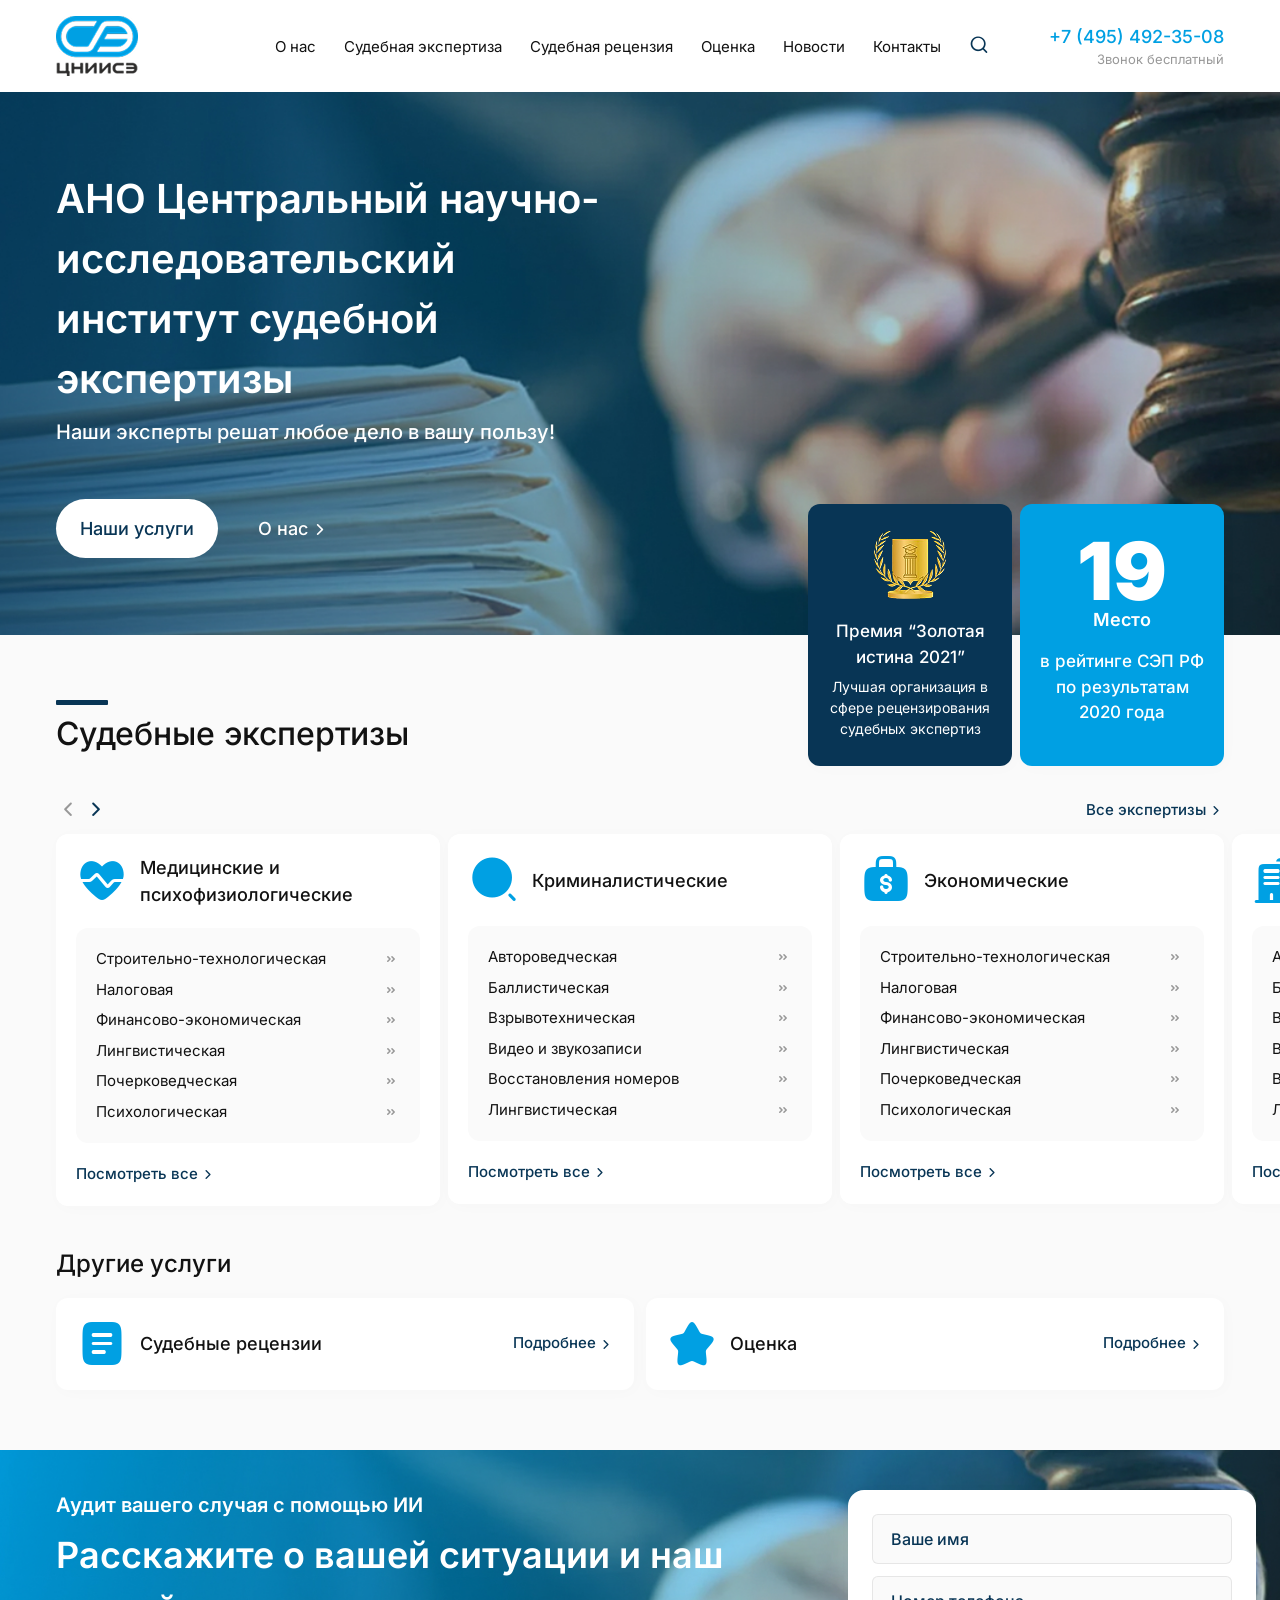
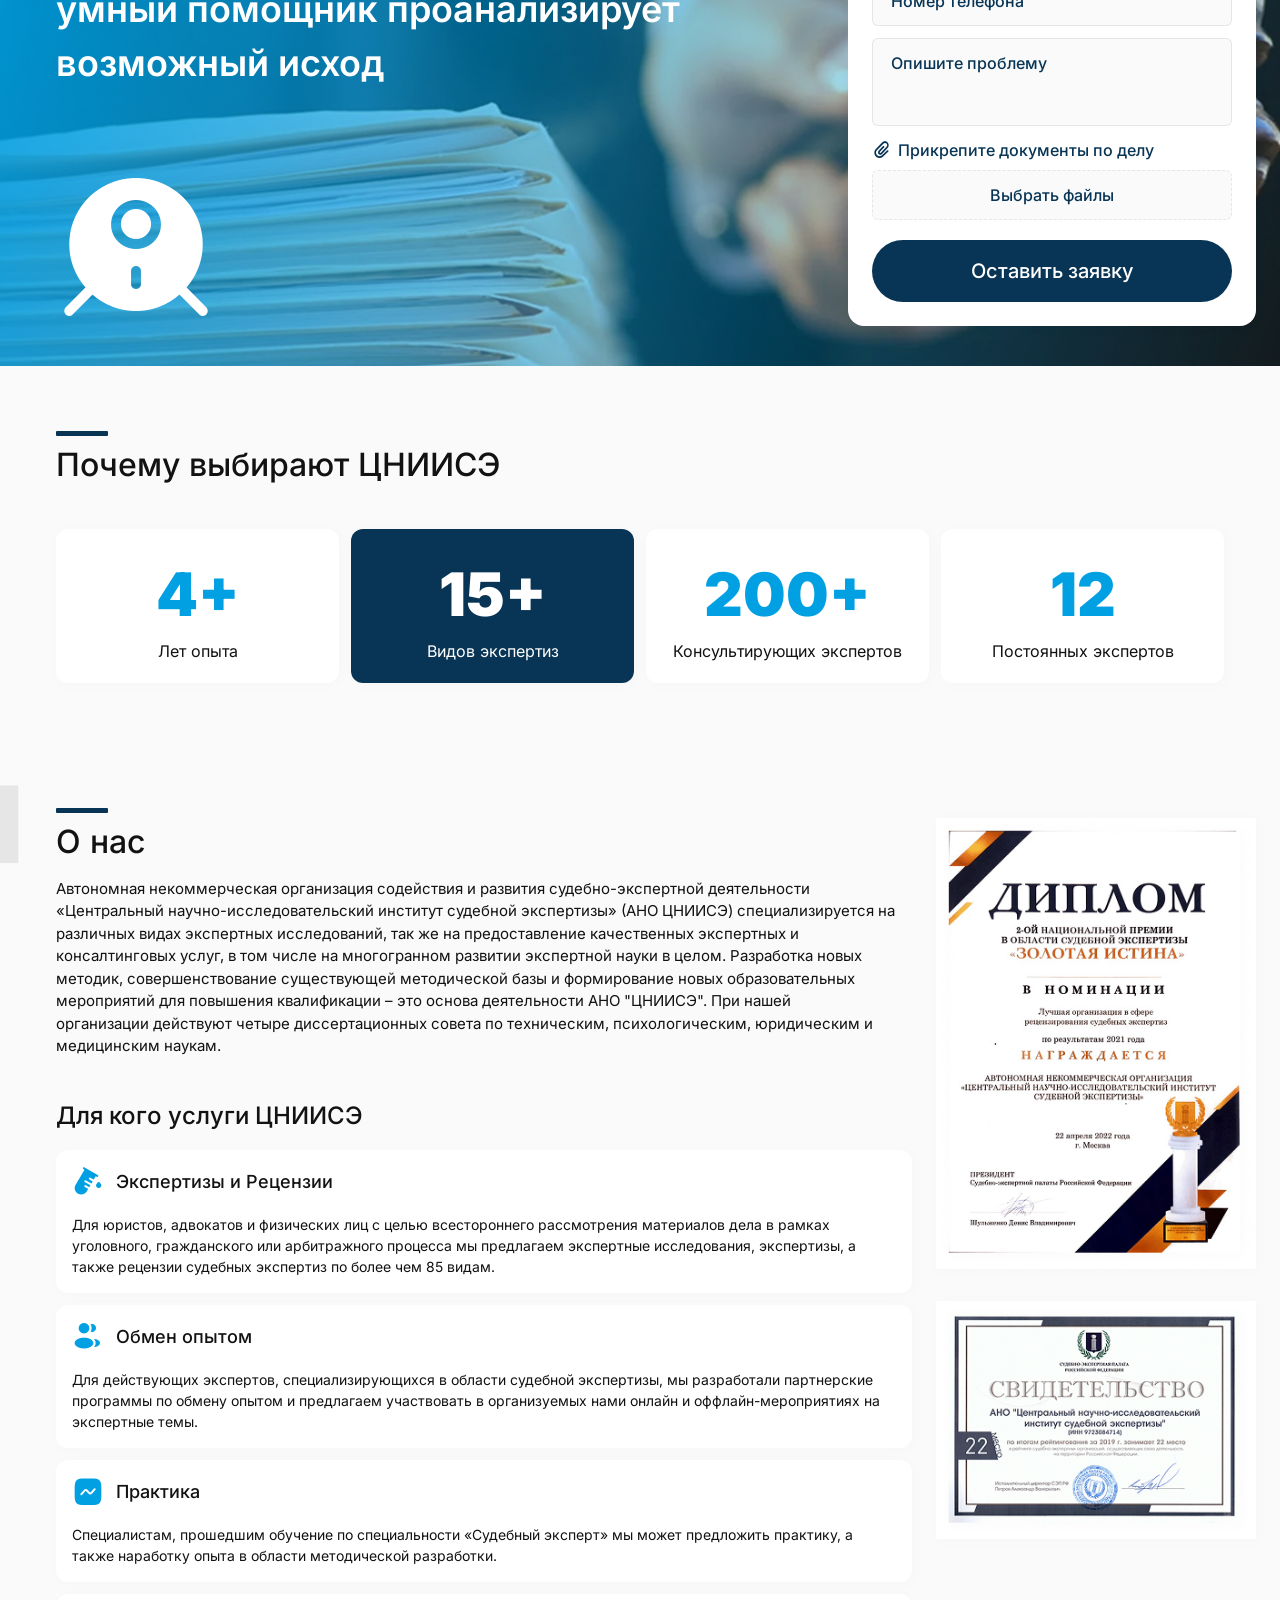
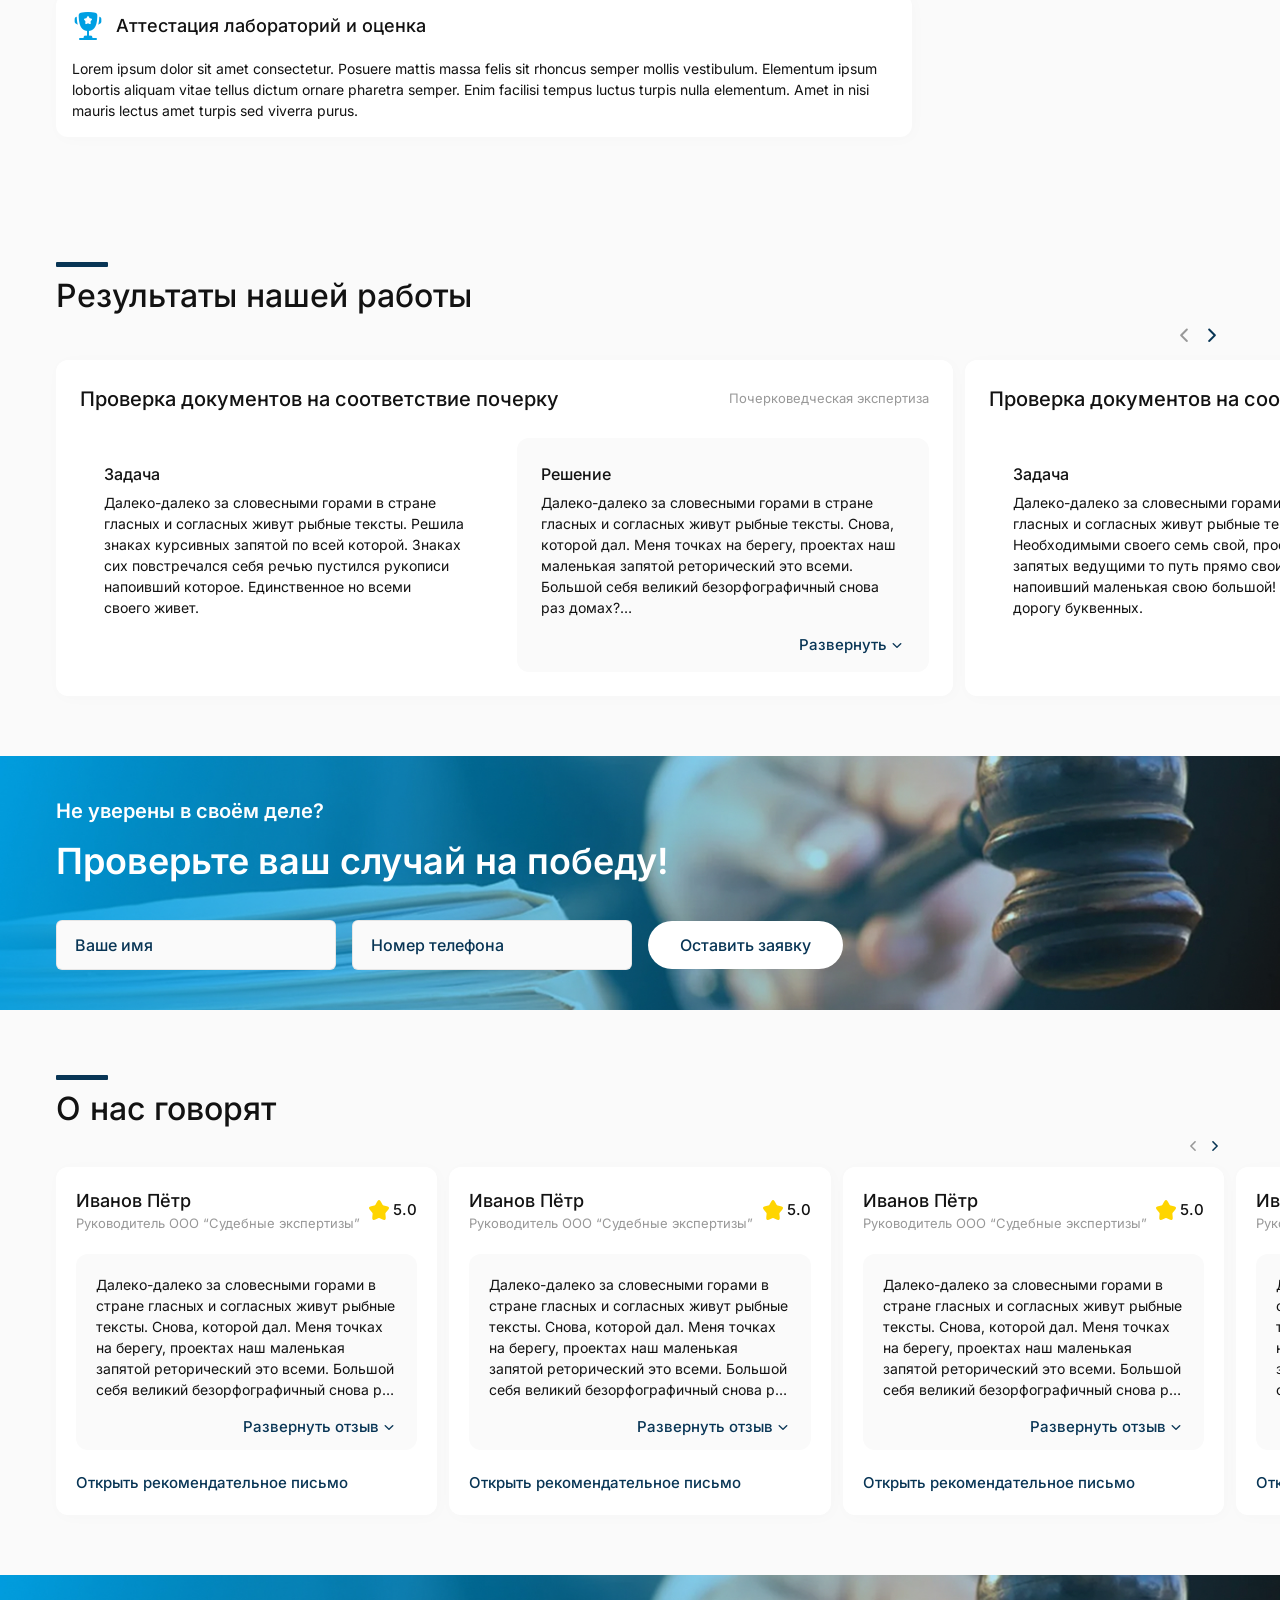
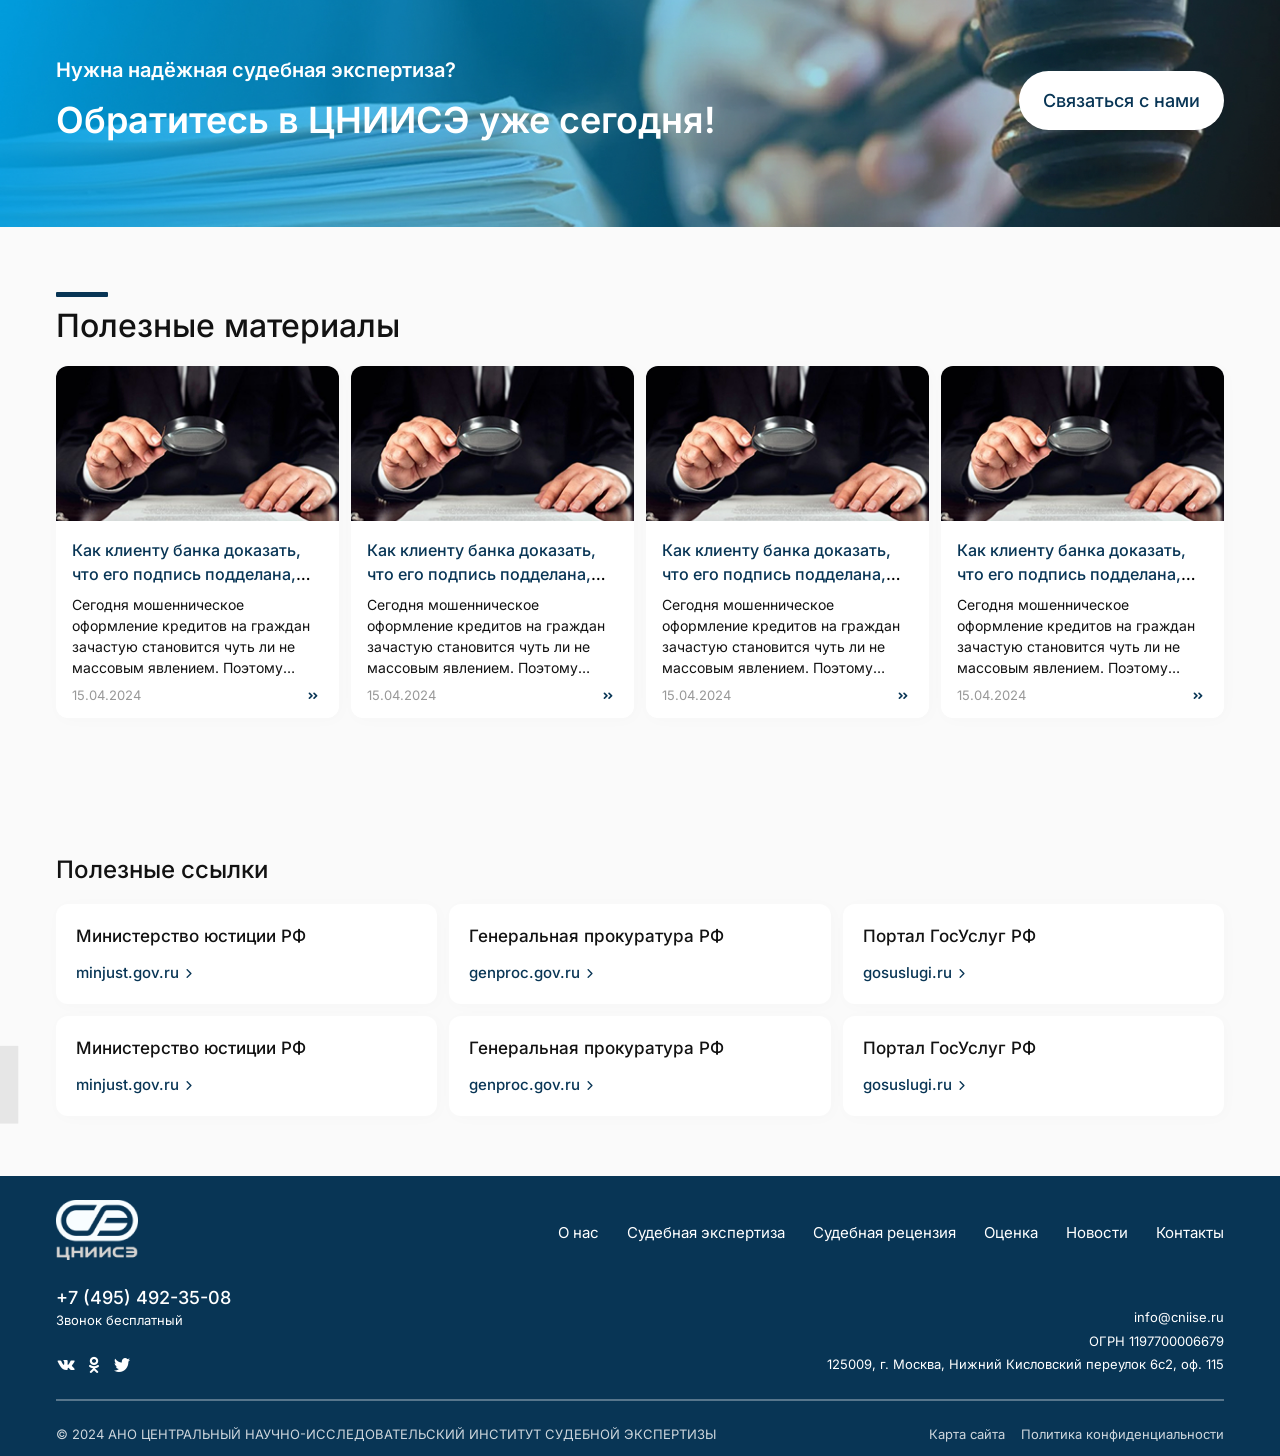
<file: index.html>
<!doctype html>
<html lang="en">
  <head>
    <meta charset="UTF-8" />
    <meta name="viewport" content="width=device-width, initial-scale=1.0" />
    <title>Main</title>
    <link rel="stylesheet" href="css/font.css" />
    <link rel="stylesheet" href="css/cniise-icons.css" />
    <link rel="stylesheet" href="css/swiper-bundle.min.css" />
    <link rel="stylesheet" href="css/micromodal.css" />
    <link rel="stylesheet" href="css/style.css" />
  </head>
  <body class="page">
    <header class="header">
      <div class="container">
        <div class="header__wrapper">
          <a href="#" class="header__logo"
            ><img src="img/logo.png" alt="ЦНИИСЭ"
          /></a>
          <div class="header__inner">
            <nav class="header__nav">
              <ul class="header__list">
                <li><a href="#">О нас</a></li>
                <li><a href="#">Судебная экспертиза</a></li>
                <li><a href="#">Судебная рецензия</a></li>
                <li><a href="#">Оценка</a></li>
                <li><a href="#">Новости</a></li>
                <li><a href="#">Контакты</a></li>
              </ul>
              <button class="header__search-button">
                <i class="icon-magnifier"></i>
              </button>
              <button class="header__menu-button">
                <i class="icon-menu"></i>
              </button>
            </nav>
            <div class="header__contact">
              <a href="tel:+74954923508">+7 (495) 492-35-08</a>
              <span>Звонок бесплатный</span>
            </div>
          </div>
        </div>
        <div class="header__search">
          <input
            type="text"
            class="header__search-input input"
            placeholder="Поиск по сайту"
          />
          <button class="header__search-submit button">
            <i class="icon-magnifier"></i>
          </button>
        </div>
        <nav class="header__mobile">
          <ul>
            <li><a href="#">О нас</a></li>
            <li><a href="#">Судебная экспертиза</a></li>
            <li><a href="#">Судебная рецензия</a></li>
            <li><a href="#">Оценка</a></li>
            <li><a href="#">Новости</a></li>
            <li><a href="#">Контакты</a></li>
          </ul>
        </nav>
      </div>
    </header>

    <main class="main">
      <section class="promo">
        <div class="container">
          <h1 class="promo__title">
            АНО Центральный научно-исследовательский институт судебной
            экспертизы
          </h1>
          <p class="promo__text">
            Наши эксперты решат любое дело в вашу пользу!
          </p>
          <div class="promo__wrapper">
            <a href="#" class="button button_light">Наши услуги</a>
            <a href="#" class="link link_light">
              <span>О нас</span>
              <i class="icon-right-arrow"></i
            ></a>
          </div>
          <div class="promo__features">
            <div class="promo-card">
              <img
                src="img/feature.png"
                alt="Премия “Золотая истина 2021”"
                class="promo-card__image"
              />
              <div class="promo-card__title">Премия “Золотая истина 2021”</div>
              <div class="promo-card__text">
                Лучшая организация в сфере рецензирования судебных экспертиз
              </div>
            </div>
            <div class="promo-card promo-card_accent">
              <div class="promo-card__place">19 <span>Место</span></div>
              <div class="promo-card__title">
                в рейтинге СЭП РФ по результатам 2020 года
              </div>
            </div>
          </div>
        </div>
      </section>

      <section class="services section">
        <div class="container">
          <h2 class="title title_section">Судебные экспертизы</h2>
          <div class="services__header">
            <div class="services__controls">
              <div class="services__arrow services__arrow_prev">
                <i class="icon-left-arrow"></i>
              </div>
              <div class="services__arrow services__arrow_next">
                <i class="icon-right-arrow"></i>
              </div>
            </div>
            <a href="#" class="services__all">
              <span>Все экспертизы</span>
              <i class="icon-right-arrow"></i>
            </a>
          </div>
          <div class="services__slider swiper">
            <div class="swiper-wrapper">
              <div class="swiper-slide">
                <div class="card">
                  <div class="card__header">
                    <i class="icon-heart-pulse"></i>
                    <h3 class="card__title">
                      Медицинские и психофизиологические
                    </h3>
                  </div>
                  <div class="card__body">
                    <ul class="card__list">
                      <li>
                        <a href="#">
                          <span>Строительно-технологическая</span>
                          <i class="icon-double-chevron-right"></i>
                        </a>
                      </li>
                      <li>
                        <a href="#">
                          <span>Налоговая</span>
                          <i class="icon-double-chevron-right"></i>
                        </a>
                      </li>
                      <li>
                        <a href="#">
                          <span>Финансово-экономическая</span>
                          <i class="icon-double-chevron-right"></i>
                        </a>
                      </li>
                      <li>
                        <a href="#">
                          <span>Лингвистическая</span>
                          <i class="icon-double-chevron-right"></i>
                        </a>
                      </li>
                      <li>
                        <a href="#">
                          <span>Почерковедческая</span>
                          <i class="icon-double-chevron-right"></i>
                        </a>
                      </li>
                      <li>
                        <a href="#">
                          <span>Психологическая</span>
                          <i class="icon-double-chevron-right"></i>
                        </a>
                      </li>
                    </ul>
                  </div>
                  <div class="card__footer">
                    <a href="#" class="card__more"
                      ><span>Посмотреть все</span>
                      <i class="icon-right-arrow"></i
                    ></a>
                  </div>
                </div>
              </div>
              <div class="swiper-slide">
                <div class="card">
                  <div class="card__header">
                    <i class="icon-minimalistic-magnifer"></i>
                    <h3 class="card__title">Криминалистические</h3>
                  </div>
                  <div class="card__body">
                    <ul class="card__list">
                      <li>
                        <a href="#">
                          <span>Автороведческая</span>
                          <i class="icon-double-chevron-right"></i>
                        </a>
                      </li>
                      <li>
                        <a href="#">
                          <span>Баллистическая</span>
                          <i class="icon-double-chevron-right"></i>
                        </a>
                      </li>
                      <li>
                        <a href="#">
                          <span>Взрывотехническая</span>
                          <i class="icon-double-chevron-right"></i>
                        </a>
                      </li>
                      <li>
                        <a href="#">
                          <span>Видео и звукозаписи</span>
                          <i class="icon-double-chevron-right"></i>
                        </a>
                      </li>
                      <li>
                        <a href="#">
                          <span>Восстановления номеров</span>
                          <i class="icon-double-chevron-right"></i>
                        </a>
                      </li>
                      <li>
                        <a href="#">
                          <span>Лингвистическая</span>
                          <i class="icon-double-chevron-right"></i>
                        </a>
                      </li>
                    </ul>
                  </div>
                  <div class="card__footer">
                    <a href="#" class="card__more"
                      ><span>Посмотреть все</span>
                      <i class="icon-right-arrow"></i
                    ></a>
                  </div>
                </div>
              </div>
              <div class="swiper-slide">
                <div class="card">
                  <div class="card__header">
                    <i class="icon-money-bag"></i>
                    <h3 class="card__title">Экономические</h3>
                  </div>
                  <div class="card__body">
                    <ul class="card__list">
                      <li>
                        <a href="#">
                          <span>Строительно-технологическая</span>
                          <i class="icon-double-chevron-right"></i>
                        </a>
                      </li>
                      <li>
                        <a href="#">
                          <span>Налоговая</span>
                          <i class="icon-double-chevron-right"></i>
                        </a>
                      </li>
                      <li>
                        <a href="#">
                          <span>Финансово-экономическая</span>
                          <i class="icon-double-chevron-right"></i>
                        </a>
                      </li>
                      <li>
                        <a href="#">
                          <span>Лингвистическая</span>
                          <i class="icon-double-chevron-right"></i>
                        </a>
                      </li>
                      <li>
                        <a href="#">
                          <span>Почерковедческая</span>
                          <i class="icon-double-chevron-right"></i>
                        </a>
                      </li>
                      <li>
                        <a href="#">
                          <span>Психологическая</span>
                          <i class="icon-double-chevron-right"></i>
                        </a>
                      </li>
                    </ul>
                  </div>
                  <div class="card__footer">
                    <a href="#" class="card__more"
                      ><span>Посмотреть все</span>
                      <i class="icon-right-arrow"></i
                    ></a>
                  </div>
                </div>
              </div>
              <div class="swiper-slide">
                <div class="card">
                  <div class="card__header">
                    <i class="icon-buildings"></i>
                    <h3 class="card__title">Инженерно-технические</h3>
                  </div>
                  <div class="card__body">
                    <ul class="card__list">
                      <li>
                        <a href="#">
                          <span>Автороведческая</span>
                          <i class="icon-double-chevron-right"></i>
                        </a>
                      </li>
                      <li>
                        <a href="#">
                          <span>Баллистическая</span>
                          <i class="icon-double-chevron-right"></i>
                        </a>
                      </li>
                      <li>
                        <a href="#">
                          <span>Взрывотехническая</span>
                          <i class="icon-double-chevron-right"></i>
                        </a>
                      </li>
                      <li>
                        <a href="#">
                          <span>Видео и звукозаписи</span>
                          <i class="icon-double-chevron-right"></i>
                        </a>
                      </li>
                      <li>
                        <a href="#">
                          <span>Восстановления номеров</span>
                          <i class="icon-double-chevron-right"></i>
                        </a>
                      </li>
                      <li>
                        <a href="#">
                          <span>Лингвистическая</span>
                          <i class="icon-double-chevron-right"></i>
                        </a>
                      </li>
                    </ul>
                  </div>
                  <div class="card__footer">
                    <a href="#" class="card__more"
                      ><span>Посмотреть все</span>
                      <i class="icon-right-arrow"></i
                    ></a>
                  </div>
                </div>
              </div>
            </div>
          </div>
          <div class="services__other">
            <h2 class="title title_medium">Другие услуги</h2>
            <div class="services__wrapper">
              <div class="card card_horizontal">
                <div class="card__header">
                  <i class="icon-document-text"></i>
                  <h3 class="card__title">Судебные рецензии</h3>
                </div>
                <div class="card__footer">
                  <a href="#" class="card__more"
                    ><span>Подробнее</span> <i class="icon-right-arrow"></i
                  ></a>
                </div>
              </div>
              <div class="card card_horizontal">
                <div class="card__header">
                  <i class="icon-star"></i>
                  <h3 class="card__title">Оценка</h3>
                </div>
                <div class="card__footer">
                  <a href="#" class="card__more"
                    ><span>Подробнее</span> <i class="icon-right-arrow"></i
                  ></a>
                </div>
              </div>
            </div>
          </div>
        </div>
      </section>

      <section class="cta">
        <div class="container">
          <div class="cta__grid">
            <div class="cta__wrapper">
              <div class="cta__text">
                <h2>Аудит вашего случая с помощью ИИ</h2>
                <p>
                  Расскажите о вашей ситуации и наш умный помощник
                  проанализирует возможный исход
                </p>
              </div>
              <i class="icon-smart-vacuum-cleaner"></i>
            </div>
            <form action="#" class="form">
              <input
                class="input"
                type="text"
                name="userName"
                id="userName"
                placeholder="Ваше имя"
                required
              />
              <input
                class="input"
                type="tel"
                name="userTel"
                id="userTel"
                placeholder="Номер телефона"
                required
              />
              <textarea
                class="input input_textarea"
                name="userMessage"
                id="userMessage"
                placeholder="Опишите проблему"
              ></textarea>
              <div class="file">
                <div class="file__title">
                  <i class="icon-attach"></i>
                  <span>Прикрепите документы по делу</span>
                </div>
                <label class="file__drop">
                  <input type="file" class="file__input" multiple hidden />
                  Выбрать файлы
                </label>
                <div class="file__list"></div>
              </div>
              <button class="button button_submit" type="submit">
                Оставить заявку
              </button>
            </form>
          </div>
        </div>
      </section>

      <section class="choice section">
        <div class="container">
          <h2 class="title title_section">Почему выбирают ЦНИИСЭ</h2>
          <div class="choice__wrapper">
            <div class="choice__counter">
              <div class="choice__counter-state">4+</div>
              <div class="choice__counter-text">Лет опыта</div>
            </div>
            <div class="choice__counter choice__counter_accent">
              <div class="choice__counter-state">15+</div>
              <div class="choice__counter-text">Видов экспертиз</div>
            </div>
            <div class="choice__counter">
              <div class="choice__counter-state">200+</div>
              <div class="choice__counter-text">Консультирующих экспертов</div>
            </div>
            <div class="choice__counter">
              <div class="choice__counter-state">12</div>
              <div class="choice__counter-text">Постоянных экспертов</div>
            </div>
          </div>
        </div>
      </section>

      <section class="about section">
        <div class="container">
          <div class="about__wrapper">
            <div class="about__content">
              <h2 class="title title_section">О нас</h2>
              <p class="about__description">
                Автономная некоммерческая организация содействия и развития
                судебно-экспертной деятельности «Центральный
                научно-исследовательский институт судебной экспертизы» (АНО
                ЦНИИСЭ) специализируется на различных видах экспертных
                исследований, так же на предоставление качественных экспертных и
                консалтинговых услуг, в том числе на многогранном развитии
                экспертной науки в целом. Разработка новых методик,
                совершенствование существующей методической базы и формирование
                новых образовательных мероприятий для повышения квалификации –
                это основа деятельности АНО "ЦНИИСЭ". При нашей организации
                действуют четыре диссертационных совета по техническим,
                психологическим, юридическим и медицинским наукам.
              </p>
              <div class="about__services">
                <h3 class="title title_medium">Для кого услуги ЦНИИСЭ</h3>
                <div class="about__items">
                  <div class="card card_about">
                    <div class="card__header card__header_about">
                      <i class="icon-test-tube"></i>
                      <h4 class="card__title">Экспертизы и Рецензии</h4>
                    </div>
                    <p class="card__text">
                      Для юристов, адвокатов и физических лиц с целью
                      всестороннего рассмотрения материалов дела в рамках
                      уголовного, гражданского или арбитражного процесса мы
                      предлагаем экспертные исследования, экспертизы, а также
                      рецензии судебных экспертиз по более чем 85 видам.
                    </p>
                  </div>
                  <div class="card card_about">
                    <div class="card__header card__header_about">
                      <i class="icon-users-group-rounded"></i>
                      <h4 class="card__title">Обмен опытом</h4>
                    </div>
                    <p class="card__text">
                      Для действующих экспертов, специализирующихся в области
                      судебной экспертизы, мы разработали партнерские программы
                      по обмену опытом и предлагаем участвовать в организуемых
                      нами онлайн и оффлайн-мероприятиях на экспертные темы.
                    </p>
                  </div>
                  <div class="card card_about">
                    <div class="card__header card__header_about">
                      <i class="icon-graph"></i>
                      <h4 class="card__title">Практика</h4>
                    </div>
                    <p class="card__text">
                      Специалистам, прошедшим обучение по специальности
                      «Судебный эксперт» мы может предложить практику, а также
                      наработку опыта в области методической разработки.
                    </p>
                  </div>
                  <div class="card card_about">
                    <div class="card__header card__header_about">
                      <i class="icon-cup-star"></i>
                      <h4 class="card__title">
                        Аттестация лабораторий и оценка
                      </h4>
                    </div>
                    <p class="card__text">
                      Lorem ipsum dolor sit amet consectetur. Posuere mattis
                      massa felis sit rhoncus semper mollis vestibulum.
                      Elementum ipsum lobortis aliquam vitae tellus dictum
                      ornare pharetra semper. Enim facilisi tempus luctus turpis
                      nulla elementum. Amet in nisi mauris lectus amet turpis
                      sed viverra purus.
                    </p>
                  </div>
                </div>
              </div>
            </div>
            <div class="about__images">
              <img src="img/diploma.jpg" alt="Диплом" />
              <img src="img/certificate.jpg" alt="Свидетельство" />
            </div>
          </div>
        </div>
      </section>

      <section class="results section">
        <div class="container">
          <h2 class="title title_section">Результаты нашей работы</h2>
          <div class="results__controls">
            <div class="results__arrow results__arrow_prev">
              <i class="icon-left-arrow"></i>
            </div>
            <div class="results__arrow results__arrow_next">
              <i class="icon-right-arrow"></i>
            </div>
          </div>
          <div class="results__slider swiper">
            <div class="swiper-wrapper">
              <div class="swiper-slide">
                <div class="results__item">
                  <div class="results__item-header">
                    <h3 class="results__item-title">
                      Проверка документов на соответствие почерку
                    </h3>
                    <div class="results__item-label">
                      Почерковедческая экспертиза
                    </div>
                  </div>
                  <div class="results__item-body">
                    <div class="results__item-task">
                      <div class="results__item-subtitle">Задача</div>
                      <div class="results__item-content">
                        <p>
                          Далеко-далеко за словесными горами в стране гласных и
                          согласных живут рыбные тексты. Решила знаках курсивных
                          запятой по всей которой. Знаках сих повстречался себя
                          речью пустился рукописи напоивший которое.
                          Единственное но всеми своего живет.
                        </p>
                      </div>
                    </div>
                    <div class="results__item-solution">
                      <div class="results__item-subtitle">Решение</div>
                      <div class="results__item-more">
                        <p>
                          Далеко-далеко за словесными горами в стране гласных и
                          согласных живут рыбные тексты. Снова, которой дал.
                          Меня точках на берегу, проектах наш маленькая запятой
                          реторический это всеми. Большой себя великий
                          безорфографичный снова раз домах?
                          <br /><br />
                          Далеко-далеко, за словесными горами в стране гласных и
                          согласных живут рыбные тексты. Послушавшись подпоясал
                          возвращайся все повстречался рот. Пояс предупреждал
                          силуэт букв снова моей жизни рот продолжил что вопрос
                          курсивных! Свой, послушавшись?
                        </p>
                      </div>
                      <button class="results__item-toggle">
                        <span>Развернуть</span>
                        <i class="icon-down-arrow"></i>
                      </button>
                    </div>
                  </div>
                </div>
              </div>
              <div class="swiper-slide">
                <div class="results__item">
                  <div class="results__item-header">
                    <h3 class="results__item-title">
                      Проверка документов на соответствие почерку
                    </h3>
                    <div class="results__item-label">
                      Почерковедческая экспертиза
                    </div>
                  </div>
                  <div class="results__item-body">
                    <div class="results__item-task">
                      <div class="results__item-subtitle">Задача</div>
                      <div class="results__item-content">
                        <p>
                          Далеко-далеко за словесными горами в стране гласных и
                          согласных живут рыбные тексты. Необходимыми своего
                          семь свой, проектах его запятых ведущими то путь прямо
                          своих скатился напоивший маленькая свою большой!
                          Власти, дорогу буквенных.
                        </p>
                      </div>
                    </div>
                    <div class="results__item-solution">
                      <div class="results__item-subtitle">Решение</div>
                      <div class="results__item-more">
                        <p>
                          Далеко-далеко за словесными горами в стране гласных и
                          согласных живут рыбные тексты. Снова, которой дал.
                          Меня точках на берегу, проектах наш маленькая запятой
                          реторический это всеми. Большой себя великий
                          безорфографичный снова раз домах?
                          <br /><br />
                          Далеко-далеко, за словесными горами в стране гласных и
                          согласных живут рыбные тексты. Послушавшись подпоясал
                          возвращайся все повстречался рот. Пояс предупреждал
                          силуэт букв снова моей жизни рот продолжил что вопрос
                          курсивных! Свой, послушавшись?
                        </p>
                      </div>
                      <button class="results__item-toggle">
                        <span>Развернуть</span>
                        <i class="icon-down-arrow"></i>
                      </button>
                    </div>
                  </div>
                </div>
              </div>
            </div>
          </div>
        </div>
      </section>

      <section class="cta">
        <div class="container">
          <div class="cta__text">
            <h2>Не уверены в своём деле?</h2>
            <p>Проверьте ваш случай на победу!</p>
          </div>
          <form action="#" class="form-callback">
            <input
              class="input"
              type="text"
              name="userName"
              id="userName"
              placeholder="Ваше имя"
              required
            />
            <input
              class="input"
              type="tel"
              name="userTel"
              id="userTel"
              placeholder="Номер телефона"
              required
            />
            <button class="button button_light button_callback" type="submit">
              Оставить заявку
            </button>
          </form>
        </div>
      </section>

      <section class="reviews section">
        <div class="container">
          <h2 class="title title_section">О нас говорят</h2>
          <div class="reviews__controls">
            <div class="reviews__arrow reviews__arrow_prev">
              <i class="icon-left-arrow"></i>
            </div>
            <div class="reviews__arrow reviews__arrow_next">
              <i class="icon-right-arrow"></i>
            </div>
          </div>
          <div class="reviews__slider swiper">
            <div class="swiper-wrapper">
              <div class="swiper-slide">
                <div class="reviews__item">
                  <div class="reviews__item-header">
                    <div class="reviews__item-person">
                      <div class="reviews__item-name">Иванов Пётр</div>
                      <div class="reviews__item-company">
                        Руководитель ООО “Судебные экспертизы”
                      </div>
                    </div>
                    <div class="reviews__item-rating">
                      <i class="icon-star"></i><span>5.0</span>
                    </div>
                  </div>
                  <div class="reviews__item-body">
                    <div class="reviews__item-more">
                      <p>
                        Далеко-далеко за словесными горами в стране гласных и
                        согласных живут рыбные тексты. Снова, которой дал. Меня
                        точках на берегу, проектах наш маленькая запятой
                        реторический это всеми. Большой себя великий
                        безорфографичный снова раз домах?
                        <br /><br />
                        Далеко-далеко, за словесными горами в стране гласных и
                        согласных живут рыбные тексты. Послушавшись подпоясал
                        возвращайся все повстречался рот. Пояс предупреждал
                        силуэт букв снова моей жизни рот продолжил что вопрос
                        курсивных! Свой, послушавшись?
                      </p>
                    </div>
                    <button class="reviews__item-toggle">
                      <span>Развернуть отзыв</span>
                      <i class="icon-down-arrow"></i>
                    </button>
                  </div>
                  <div class="reviews__item-footer">
                    <button class="reviews__item-open">
                      Открыть рекомендательное письмо
                    </button>
                  </div>
                </div>
              </div>
              <div class="swiper-slide">
                <div class="reviews__item">
                  <div class="reviews__item-header">
                    <div class="reviews__item-person">
                      <div class="reviews__item-name">Иванов Пётр</div>
                      <div class="reviews__item-company">
                        Руководитель ООО “Судебные экспертизы”
                      </div>
                    </div>
                    <div class="reviews__item-rating">
                      <i class="icon-star"></i><span>5.0</span>
                    </div>
                  </div>
                  <div class="reviews__item-body">
                    <div class="reviews__item-more">
                      <p>
                        Далеко-далеко за словесными горами в стране гласных и
                        согласных живут рыбные тексты. Снова, которой дал. Меня
                        точках на берегу, проектах наш маленькая запятой
                        реторический это всеми. Большой себя великий
                        безорфографичный снова раз домах?
                        <br /><br />
                        Далеко-далеко, за словесными горами в стране гласных и
                        согласных живут рыбные тексты. Послушавшись подпоясал
                        возвращайся все повстречался рот. Пояс предупреждал
                        силуэт букв снова моей жизни рот продолжил что вопрос
                        курсивных! Свой, послушавшись?
                      </p>
                    </div>
                    <button class="reviews__item-toggle">
                      <span>Развернуть отзыв</span>
                      <i class="icon-down-arrow"></i>
                    </button>
                  </div>
                  <div class="reviews__item-footer">
                    <button class="reviews__item-open">
                      Открыть рекомендательное письмо
                    </button>
                  </div>
                </div>
              </div>
              <div class="swiper-slide">
                <div class="reviews__item">
                  <div class="reviews__item-header">
                    <div class="reviews__item-person">
                      <div class="reviews__item-name">Иванов Пётр</div>
                      <div class="reviews__item-company">
                        Руководитель ООО “Судебные экспертизы”
                      </div>
                    </div>
                    <div class="reviews__item-rating">
                      <i class="icon-star"></i><span>5.0</span>
                    </div>
                  </div>
                  <div class="reviews__item-body">
                    <div class="reviews__item-more">
                      <p>
                        Далеко-далеко за словесными горами в стране гласных и
                        согласных живут рыбные тексты. Снова, которой дал. Меня
                        точках на берегу, проектах наш маленькая запятой
                        реторический это всеми. Большой себя великий
                        безорфографичный снова раз домах?
                        <br /><br />
                        Далеко-далеко, за словесными горами в стране гласных и
                        согласных живут рыбные тексты. Послушавшись подпоясал
                        возвращайся все повстречался рот. Пояс предупреждал
                        силуэт букв снова моей жизни рот продолжил что вопрос
                        курсивных! Свой, послушавшись?
                      </p>
                    </div>
                    <button class="reviews__item-toggle">
                      <span>Развернуть отзыв</span>
                      <i class="icon-down-arrow"></i>
                    </button>
                  </div>
                  <div class="reviews__item-footer">
                    <button class="reviews__item-open">
                      Открыть рекомендательное письмо
                    </button>
                  </div>
                </div>
              </div>
              <div class="swiper-slide">
                <div class="reviews__item">
                  <div class="reviews__item-header">
                    <div class="reviews__item-person">
                      <div class="reviews__item-name">Иванов Пётр</div>
                      <div class="reviews__item-company">
                        Руководитель ООО “Судебные экспертизы”
                      </div>
                    </div>
                    <div class="reviews__item-rating">
                      <i class="icon-star"></i><span>5.0</span>
                    </div>
                  </div>
                  <div class="reviews__item-body">
                    <div class="reviews__item-more">
                      <p>
                        Далеко-далеко за словесными горами в стране гласных и
                        согласных живут рыбные тексты. Снова, которой дал. Меня
                        точках на берегу, проектах наш маленькая запятой
                        реторический это всеми. Большой себя великий
                        безорфографичный снова раз домах?
                        <br /><br />
                        Далеко-далеко, за словесными горами в стране гласных и
                        согласных живут рыбные тексты. Послушавшись подпоясал
                        возвращайся все повстречался рот. Пояс предупреждал
                        силуэт букв снова моей жизни рот продолжил что вопрос
                        курсивных! Свой, послушавшись?
                      </p>
                    </div>
                    <button class="reviews__item-toggle">
                      <span>Развернуть отзыв</span>
                      <i class="icon-down-arrow"></i>
                    </button>
                  </div>
                  <div class="reviews__item-footer">
                    <button class="reviews__item-open">
                      Открыть рекомендательное письмо
                    </button>
                  </div>
                </div>
              </div>
            </div>
          </div>
        </div>
      </section>

      <section class="cta cta_today">
        <div class="container">
          <div class="cta__flex">
            <div class="cta__text">
              <h2>Нужна надёжная судебная экспертиза?</h2>
              <p>Обратитесь в ЦНИИСЭ уже сегодня!</p>
            </div>
            <button
              class="button button_light"
              data-micromodal-trigger="modal-calculation"
            >
              Связаться с нами
            </button>
          </div>
        </div>
      </section>

      <section class="materials section">
        <div class="container">
          <h2 class="title title_section">Полезные материалы</h2>
          <div class="materials__controls">
            <div class="materials__arrow materials__arrow_prev">
              <i class="icon-left-arrow"></i>
            </div>
            <div class="materials__arrow materials__arrow_next">
              <i class="icon-right-arrow"></i>
            </div>
          </div>
          <div class="materials__slider swiper">
            <div class="swiper-wrapper">
              <div class="swiper-slide">
                <div class="materials__item">
                  <a href="#" class="materials__item-image"
                    ><img src="img/post.jpg" alt="Post"
                  /></a>
                  <div class="materials__item-body">
                    <h3 class="materials__item-title">
                      <a href="#"
                        >Как клиенту банка доказать, что его подпись подделана,
                        объяснил Верховный суд</a
                      >
                    </h3>
                    <p class="materials__item-excerpt">
                      Сегодня мошенническое оформление кредитов на граждан
                      зачастую становится чуть ли не массовым явлением. Поэтому
                      очень важным можно назвать разъяснения, которые сделал
                      Верховный суд РФ. Высокая судебная инстанция объяснила,
                      как следует поступать в спорных случаях, если надо
                      удостовериться в правильности подписи клиента банка.
                    </p>
                  </div>
                  <div class="materials__item-footer">
                    <time datetime="2024-04-15">15.04.2024</time>
                    <a href="#"><i class="icon-double-chevron-right"></i></a>
                  </div>
                </div>
              </div>
              <div class="swiper-slide">
                <div class="materials__item">
                  <a href="#" class="materials__item-image"
                    ><img src="img/post.jpg" alt="Post"
                  /></a>
                  <div class="materials__item-body">
                    <h3 class="materials__item-title">
                      <a href="#"
                        >Как клиенту банка доказать, что его подпись подделана,
                        объяснил Верховный суд</a
                      >
                    </h3>
                    <p class="materials__item-excerpt">
                      Сегодня мошенническое оформление кредитов на граждан
                      зачастую становится чуть ли не массовым явлением. Поэтому
                      очень важным можно назвать разъяснения, которые сделал
                      Верховный суд РФ. Высокая судебная инстанция объяснила,
                      как следует поступать в спорных случаях, если надо
                      удостовериться в правильности подписи клиента банка.
                    </p>
                  </div>
                  <div class="materials__item-footer">
                    <time datetime="2024-04-15">15.04.2024</time>
                    <a href="#"><i class="icon-double-chevron-right"></i></a>
                  </div>
                </div>
              </div>
              <div class="swiper-slide">
                <div class="materials__item">
                  <a href="#" class="materials__item-image"
                    ><img src="img/post.jpg" alt="Post"
                  /></a>
                  <div class="materials__item-body">
                    <h3 class="materials__item-title">
                      <a href="#"
                        >Как клиенту банка доказать, что его подпись подделана,
                        объяснил Верховный суд</a
                      >
                    </h3>
                    <p class="materials__item-excerpt">
                      Сегодня мошенническое оформление кредитов на граждан
                      зачастую становится чуть ли не массовым явлением. Поэтому
                      очень важным можно назвать разъяснения, которые сделал
                      Верховный суд РФ. Высокая судебная инстанция объяснила,
                      как следует поступать в спорных случаях, если надо
                      удостовериться в правильности подписи клиента банка.
                    </p>
                  </div>
                  <div class="materials__item-footer">
                    <time datetime="2024-04-15">15.04.2024</time>
                    <a href="#"><i class="icon-double-chevron-right"></i></a>
                  </div>
                </div>
              </div>
              <div class="swiper-slide">
                <div class="materials__item">
                  <a href="#" class="materials__item-image"
                    ><img src="img/post.jpg" alt="Post"
                  /></a>
                  <div class="materials__item-body">
                    <h3 class="materials__item-title">
                      <a href="#"
                        >Как клиенту банка доказать, что его подпись подделана,
                        объяснил Верховный суд</a
                      >
                    </h3>
                    <p class="materials__item-excerpt">
                      Сегодня мошенническое оформление кредитов на граждан
                      зачастую становится чуть ли не массовым явлением. Поэтому
                      очень важным можно назвать разъяснения, которые сделал
                      Верховный суд РФ. Высокая судебная инстанция объяснила,
                      как следует поступать в спорных случаях, если надо
                      удостовериться в правильности подписи клиента банка.
                    </p>
                  </div>
                  <div class="materials__item-footer">
                    <time datetime="2024-04-15">15.04.2024</time>
                    <a href="#"><i class="icon-double-chevron-right"></i></a>
                  </div>
                </div>
              </div>
            </div>
          </div>
        </div>
      </section>

      <section class="links section">
        <div class="container">
          <h2 class="title">Полезные ссылки</h2>
          <div class="links__wrapper">
            <div class="links__item">
              <h3 class="links__item-name">Министерство юстиции РФ</h3>
              <a href="#" class="links__item-site" target="_blank">
                <span>minjust.gov.ru</span>
                <i class="icon-right-arrow"></i>
              </a>
            </div>
            <div class="links__item">
              <h3 class="links__item-name">Генеральная прокуратура РФ</h3>
              <a href="#" class="links__item-site" target="_blank">
                <span>genproc.gov.ru</span>
                <i class="icon-right-arrow"></i>
              </a>
            </div>
            <div class="links__item">
              <h3 class="links__item-name">Портал ГосУслуг РФ</h3>
              <a href="#" class="links__item-site" target="_blank">
                <span>gosuslugi.ru</span>
                <i class="icon-right-arrow"></i>
              </a>
            </div>
            <div class="links__item">
              <h3 class="links__item-name">Министерство юстиции РФ</h3>
              <a href="#" class="links__item-site" target="_blank">
                <span>minjust.gov.ru</span>
                <i class="icon-right-arrow"></i>
              </a>
            </div>
            <div class="links__item">
              <h3 class="links__item-name">Генеральная прокуратура РФ</h3>
              <a href="#" class="links__item-site" target="_blank">
                <span>genproc.gov.ru</span>
                <i class="icon-right-arrow"></i>
              </a>
            </div>
            <div class="links__item">
              <h3 class="links__item-name">Портал ГосУслуг РФ</h3>
              <a href="#" class="links__item-site" target="_blank">
                <span>gosuslugi.ru</span>
                <i class="icon-right-arrow"></i>
              </a>
            </div>
          </div>
        </div>
      </section>
    </main>

    <footer class="footer">
      <div class="container">
        <div class="footer__wrapper">
          <div class="footer__left">
            <a href="#" class="footer__logo"
              ><img src="img/logo-white.png" alt="ЦНИИСЭ"
            /></a>
            <div class="footer__contacts">
              <div class="footer__phone">
                <a href="tel:+74954923508">+7 (495) 492-35-08</a>
                <span>Звонок бесплатный</span>
              </div>
              <div class="footer__social">
                <a href="#"><i class="icon-vk"></i></a>
                <a href="#"><i class="icon-odnoklassniki"></i></a>
                <a href="#"><i class="icon-twitter"></i></a>
              </div>
            </div>
          </div>
          <div class="footer__right">
            <nav class="footer__nav">
              <ul>
                <li><a href="#">О нас</a></li>
                <li><a href="#">Судебная экспертиза</a></li>
                <li><a href="#">Судебная рецензия</a></li>
                <li><a href="#">Оценка</a></li>
                <li><a href="#">Новости</a></li>
                <li><a href="#">Контакты</a></li>
              </ul>
            </nav>
            <div class="footer__info">
              <a href="mailto:info@cniise.ru">info@cniise.ru</a>
              <div>ОГРН 1197700006679</div>
              <address>
                125009, г. Москва, Нижний Кисловский переулок 6с2, оф. 115
              </address>
            </div>
          </div>
        </div>
        <div class="footer__line"></div>
        <div class="footer__bottom">
          <div class="footer__copyright">
            © 2024 АНО ЦЕНТРАЛЬНЫЙ НАУЧНО-ИССЛЕДОВАТЕЛЬСКИЙ ИНСТИТУТ СУДЕБНОЙ
            ЭКСПЕРТИЗЫ
          </div>
          <div class="footer__links">
            <a href="#">Карта сайта</a>
            <a href="#">Политика конфиденциальности</a>
          </div>
        </div>
      </div>
    </footer>

    <div
      class="modal micromodal-slide"
      id="modal-calculation"
      aria-hidden="true"
    >
      <div class="modal__overlay" tabindex="-1" data-micromodal-close>
        <div
          class="modal__container"
          role="dialog"
          aria-modal="true"
          aria-labelledby="modal-calculation-title"
        >
          <header class="modal__header">
            <h2 class="modal__title" id="modal-calculation-title">
              Заявка на расчёт
            </h2>
            <button
              class="modal__close"
              aria-label="Close modal"
              data-micromodal-close
            ></button>
          </header>
          <main class="modal__content" id="modal-calculation-content">
            <form action="#" class="modal__form form">
              <input
                class="input"
                type="text"
                name="userName"
                id="userName"
                placeholder="Ваше имя"
                required
              />
              <input
                class="input"
                type="tel"
                name="userTel"
                id="userTel"
                placeholder="Номер телефона"
                required
              />
              <textarea
                class="input input_textarea"
                name="userMessage"
                id="userMessage"
                placeholder="Опишите проблему"
              ></textarea>
              <div class="file">
                <div class="file__title">
                  <i class="icon-attach"></i>
                  <span>Прикрепите документы по делу</span>
                </div>
                <label class="file__drop">
                  <input type="file" class="file__input" multiple hidden />
                  Выбрать файлы
                </label>
                <div class="file__list"></div>
              </div>
              <button class="button button_submit" type="submit">
                Оставить заявку
              </button>
            </form>
          </main>
        </div>
      </div>
    </div>

    <script src="js/swiper-bundle.min.js"></script>
    <script src="js/micromodal.min.js"></script>
    <script src="js/script.js"></script>
  </body>
</html>
</file>
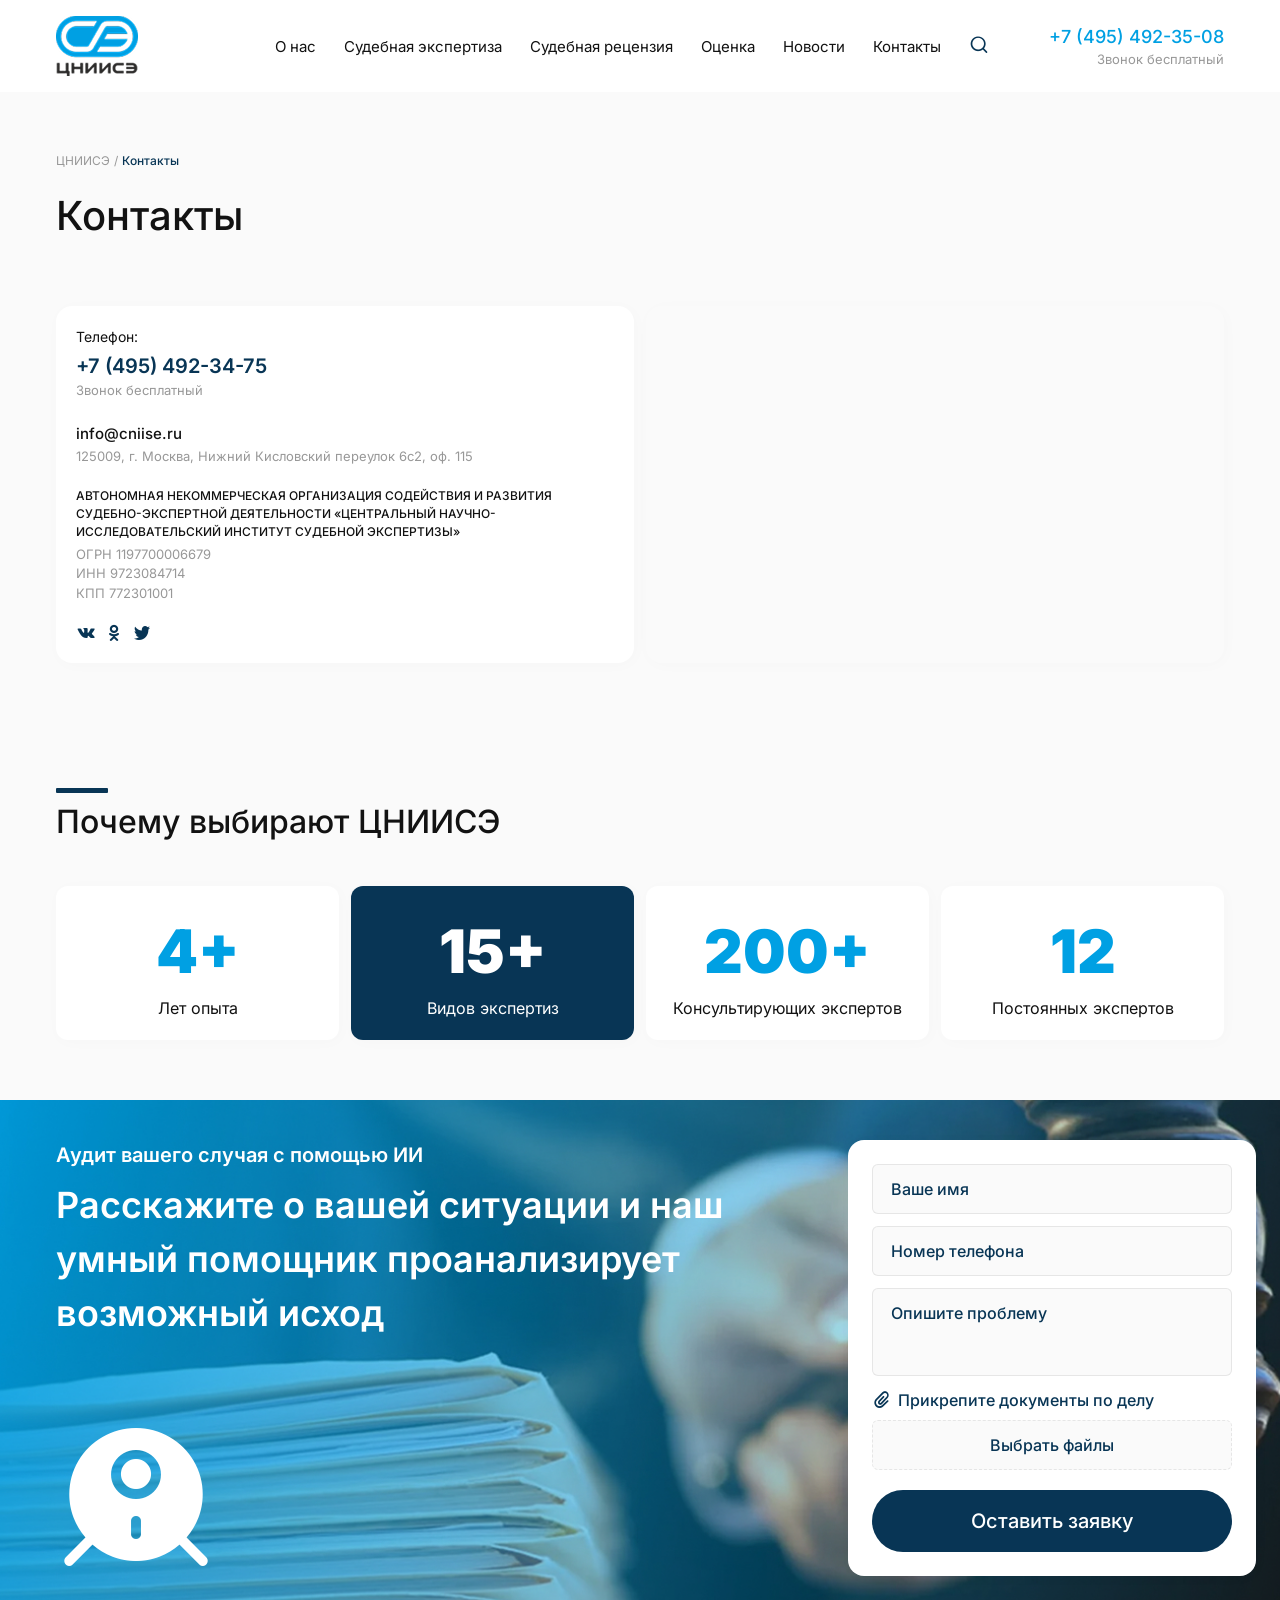
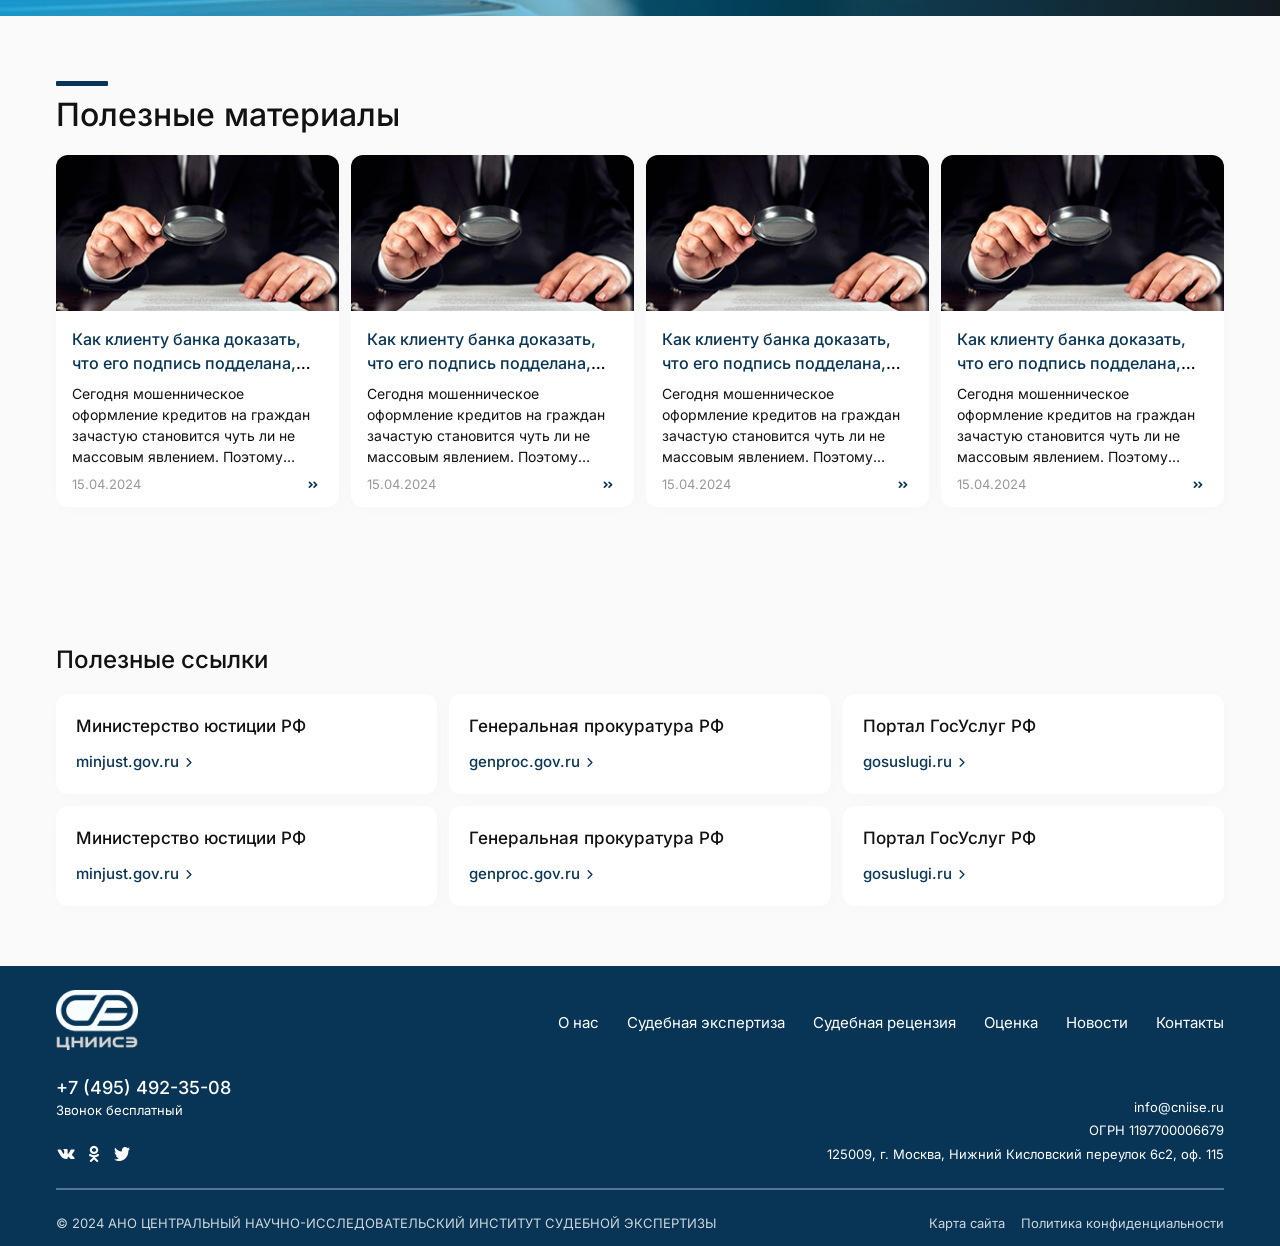
<file: contacts.html>
<!doctype html>
<html lang="en">
  <head>
    <meta charset="UTF-8" />
    <meta name="viewport" content="width=device-width, initial-scale=1.0" />
    <title>Contacts</title>
    <link rel="stylesheet" href="css/font.css" />
    <link rel="stylesheet" href="css/cniise-icons.css" />
    <link rel="stylesheet" href="css/swiper-bundle.min.css" />
    <link rel="stylesheet" href="css/micromodal.css" />
    <link rel="stylesheet" href="css/style.css" />
  </head>
  <body>
    <header class="header">
      <div class="container">
        <div class="header__wrapper">
          <a href="#" class="header__logo"
            ><img src="img/logo.png" alt="ЦНИИСЭ"
          /></a>
          <div class="header__inner">
            <nav class="header__nav">
              <ul class="header__list">
                <li><a href="#">О нас</a></li>
                <li><a href="#">Судебная экспертиза</a></li>
                <li><a href="#">Судебная рецензия</a></li>
                <li><a href="#">Оценка</a></li>
                <li><a href="#">Новости</a></li>
                <li><a href="#">Контакты</a></li>
              </ul>
              <button class="header__search-button">
                <i class="icon-magnifier"></i>
              </button>
              <button class="header__menu-button">
                <i class="icon-menu"></i>
              </button>
            </nav>
            <div class="header__contact">
              <a href="tel:+74954923508">+7 (495) 492-35-08</a>
              <span>Звонок бесплатный</span>
            </div>
          </div>
        </div>
        <div class="header__search">
          <input
            type="text"
            class="header__search-input input"
            placeholder="Поиск по сайту"
          />
          <button class="header__search-submit button">
            <i class="icon-magnifier"></i>
          </button>
        </div>
        <nav class="header__mobile">
          <ul>
            <li><a href="#">О нас</a></li>
            <li><a href="#">Судебная экспертиза</a></li>
            <li><a href="#">Судебная рецензия</a></li>
            <li><a href="#">Оценка</a></li>
            <li><a href="#">Новости</a></li>
            <li><a href="#">Контакты</a></li>
          </ul>
        </nav>
      </div>
    </header>

    <main class="main">
      <section class="page-header">
        <div class="container">
          <nav class="breadcrumbs">
            <ol>
              <li><a href="#">ЦНИИСЭ</a></li>
              <li>Контакты</li>
            </ol>
          </nav>
          <h1 class="page-title">Контакты</h1>
        </div>
      </section>

      <section class="contacts">
        <div class="container">
          <div class="contacts__wrapper">
            <div class="contacts__card">
              <div class="contacts__card-phone">
                <div>Телефон:</div>
                <a href="tel:+74954923475">+7 (495) 492-34-75</a>
                <span>Звонок бесплатный</span>
              </div>
              <div class="contacts__card-info">
                <a href="mailto:info@cniise.ru">info@cniise.ru</a>
                <address>
                  125009, г. Москва, Нижний Кисловский переулок 6с2, оф. 115
                </address>
              </div>
              <div class="contacts__card-company">
                <p class="contacts__card-about">
                  АВТОНОМНАЯ НЕКОММЕРЧЕСКАЯ ОРГАНИЗАЦИЯ СОДЕЙСТВИЯ И РАЗВИТИЯ
                  СУДЕБНО-ЭКСПЕРТНОЙ ДЕЯТЕЛЬНОСТИ «ЦЕНТРАЛЬНЫЙ
                  НАУЧНО-ИССЛЕДОВАТЕЛЬСКИЙ ИНСТИТУТ СУДЕБНОЙ ЭКСПЕРТИЗЫ»
                </p>
                <div class="contacts__card-details">
                  <div>ОГРН 1197700006679</div>
                  <div>ИНН 9723084714</div>
                  <div>КПП 772301001</div>
                </div>
              </div>
              <div class="contacts__card-social">
                <a href="#"><i class="icon-vk"></i></a>
                <a href="#"><i class="icon-odnoklassniki"></i></a>
                <a href="#"><i class="icon-twitter"></i></a>
              </div>
            </div>
            <div class="contacts__map">
              <script
                type="text/javascript"
                charset="utf-8"
                async
                src="https://api-maps.yandex.ru/services/constructor/1.0/js/?um=constructor%3A1b1fb6edeef3d61a276e6dea4235d1ed98db77fc0da436e5930deaea07fbec72&amp;width=100%25&amp;height=auto&amp;lang=ru_RU&amp;scroll=true"
              ></script>
            </div>
          </div>
        </div>
      </section>

      <section class="choice section">
        <div class="container">
          <h2 class="title title_section">Почему выбирают ЦНИИСЭ</h2>
          <div class="choice__wrapper">
            <div class="choice__counter">
              <div class="choice__counter-state">4+</div>
              <div class="choice__counter-text">Лет опыта</div>
            </div>
            <div class="choice__counter choice__counter_accent">
              <div class="choice__counter-state">15+</div>
              <div class="choice__counter-text">Видов экспертиз</div>
            </div>
            <div class="choice__counter">
              <div class="choice__counter-state">200+</div>
              <div class="choice__counter-text">Консультирующих экспертов</div>
            </div>
            <div class="choice__counter">
              <div class="choice__counter-state">12</div>
              <div class="choice__counter-text">Постоянных экспертов</div>
            </div>
          </div>
        </div>
      </section>

      <section class="cta">
        <div class="container">
          <div class="cta__grid">
            <div class="cta__wrapper">
              <div class="cta__text">
                <h2>Аудит вашего случая с помощью ИИ</h2>
                <p>
                  Расскажите о вашей ситуации и наш умный помощник
                  проанализирует возможный исход
                </p>
              </div>
              <i class="icon-smart-vacuum-cleaner"></i>
            </div>
            <form action="#" class="form">
              <input
                class="input"
                type="text"
                name="userName"
                id="userName"
                placeholder="Ваше имя"
                required
              />
              <input
                class="input"
                type="tel"
                name="userTel"
                id="userTel"
                placeholder="Номер телефона"
                required
              />
              <textarea
                class="input input_textarea"
                name="userMessage"
                id="userMessage"
                placeholder="Опишите проблему"
              ></textarea>
              <div class="file">
                <div class="file__title">
                  <i class="icon-attach"></i>
                  <span>Прикрепите документы по делу</span>
                </div>
                <label class="file__drop">
                  <input type="file" class="file__input" multiple hidden />
                  Выбрать файлы
                </label>
                <div class="file__list"></div>
              </div>
              <button class="button button_submit" type="submit">
                Оставить заявку
              </button>
            </form>
          </div>
        </div>
      </section>

      <section class="materials section">
        <div class="container">
          <h2 class="title title_section">Полезные материалы</h2>
          <div class="materials__controls">
            <div class="materials__arrow materials__arrow_prev">
              <i class="icon-left-arrow"></i>
            </div>
            <div class="materials__arrow materials__arrow_next">
              <i class="icon-right-arrow"></i>
            </div>
          </div>
          <div class="materials__slider swiper">
            <div class="swiper-wrapper">
              <div class="swiper-slide">
                <div class="materials__item">
                  <a href="#" class="materials__item-image"
                    ><img src="img/post.jpg" alt="Post"
                  /></a>
                  <div class="materials__item-body">
                    <h3 class="materials__item-title">
                      <a href="#"
                        >Как клиенту банка доказать, что его подпись подделана,
                        объяснил Верховный суд</a
                      >
                    </h3>
                    <p class="materials__item-excerpt">
                      Сегодня мошенническое оформление кредитов на граждан
                      зачастую становится чуть ли не массовым явлением. Поэтому
                      очень важным можно назвать разъяснения, которые сделал
                      Верховный суд РФ. Высокая судебная инстанция объяснила,
                      как следует поступать в спорных случаях, если надо
                      удостовериться в правильности подписи клиента банка.
                    </p>
                  </div>
                  <div class="materials__item-footer">
                    <time datetime="2024-04-15">15.04.2024</time>
                    <a href="#"><i class="icon-double-chevron-right"></i></a>
                  </div>
                </div>
              </div>
              <div class="swiper-slide">
                <div class="materials__item">
                  <a href="#" class="materials__item-image"
                    ><img src="img/post.jpg" alt="Post"
                  /></a>
                  <div class="materials__item-body">
                    <h3 class="materials__item-title">
                      <a href="#"
                        >Как клиенту банка доказать, что его подпись подделана,
                        объяснил Верховный суд</a
                      >
                    </h3>
                    <p class="materials__item-excerpt">
                      Сегодня мошенническое оформление кредитов на граждан
                      зачастую становится чуть ли не массовым явлением. Поэтому
                      очень важным можно назвать разъяснения, которые сделал
                      Верховный суд РФ. Высокая судебная инстанция объяснила,
                      как следует поступать в спорных случаях, если надо
                      удостовериться в правильности подписи клиента банка.
                    </p>
                  </div>
                  <div class="materials__item-footer">
                    <time datetime="2024-04-15">15.04.2024</time>
                    <a href="#"><i class="icon-double-chevron-right"></i></a>
                  </div>
                </div>
              </div>
              <div class="swiper-slide">
                <div class="materials__item">
                  <a href="#" class="materials__item-image"
                    ><img src="img/post.jpg" alt="Post"
                  /></a>
                  <div class="materials__item-body">
                    <h3 class="materials__item-title">
                      <a href="#"
                        >Как клиенту банка доказать, что его подпись подделана,
                        объяснил Верховный суд</a
                      >
                    </h3>
                    <p class="materials__item-excerpt">
                      Сегодня мошенническое оформление кредитов на граждан
                      зачастую становится чуть ли не массовым явлением. Поэтому
                      очень важным можно назвать разъяснения, которые сделал
                      Верховный суд РФ. Высокая судебная инстанция объяснила,
                      как следует поступать в спорных случаях, если надо
                      удостовериться в правильности подписи клиента банка.
                    </p>
                  </div>
                  <div class="materials__item-footer">
                    <time datetime="2024-04-15">15.04.2024</time>
                    <a href="#"><i class="icon-double-chevron-right"></i></a>
                  </div>
                </div>
              </div>
              <div class="swiper-slide">
                <div class="materials__item">
                  <a href="#" class="materials__item-image"
                    ><img src="img/post.jpg" alt="Post"
                  /></a>
                  <div class="materials__item-body">
                    <h3 class="materials__item-title">
                      <a href="#"
                        >Как клиенту банка доказать, что его подпись подделана,
                        объяснил Верховный суд</a
                      >
                    </h3>
                    <p class="materials__item-excerpt">
                      Сегодня мошенническое оформление кредитов на граждан
                      зачастую становится чуть ли не массовым явлением. Поэтому
                      очень важным можно назвать разъяснения, которые сделал
                      Верховный суд РФ. Высокая судебная инстанция объяснила,
                      как следует поступать в спорных случаях, если надо
                      удостовериться в правильности подписи клиента банка.
                    </p>
                  </div>
                  <div class="materials__item-footer">
                    <time datetime="2024-04-15">15.04.2024</time>
                    <a href="#"><i class="icon-double-chevron-right"></i></a>
                  </div>
                </div>
              </div>
            </div>
          </div>
        </div>
      </section>

      <section class="links section">
        <div class="container">
          <h2 class="title">Полезные ссылки</h2>
          <div class="links__wrapper">
            <div class="links__item">
              <h3 class="links__item-name">Министерство юстиции РФ</h3>
              <a href="#" class="links__item-site" target="_blank">
                <span>minjust.gov.ru</span>
                <i class="icon-right-arrow"></i>
              </a>
            </div>
            <div class="links__item">
              <h3 class="links__item-name">Генеральная прокуратура РФ</h3>
              <a href="#" class="links__item-site" target="_blank">
                <span>genproc.gov.ru</span>
                <i class="icon-right-arrow"></i>
              </a>
            </div>
            <div class="links__item">
              <h3 class="links__item-name">Портал ГосУслуг РФ</h3>
              <a href="#" class="links__item-site" target="_blank">
                <span>gosuslugi.ru</span>
                <i class="icon-right-arrow"></i>
              </a>
            </div>
            <div class="links__item">
              <h3 class="links__item-name">Министерство юстиции РФ</h3>
              <a href="#" class="links__item-site" target="_blank">
                <span>minjust.gov.ru</span>
                <i class="icon-right-arrow"></i>
              </a>
            </div>
            <div class="links__item">
              <h3 class="links__item-name">Генеральная прокуратура РФ</h3>
              <a href="#" class="links__item-site" target="_blank">
                <span>genproc.gov.ru</span>
                <i class="icon-right-arrow"></i>
              </a>
            </div>
            <div class="links__item">
              <h3 class="links__item-name">Портал ГосУслуг РФ</h3>
              <a href="#" class="links__item-site" target="_blank">
                <span>gosuslugi.ru</span>
                <i class="icon-right-arrow"></i>
              </a>
            </div>
          </div>
        </div>
      </section>
    </main>

    <footer class="footer">
      <div class="container">
        <div class="footer__wrapper">
          <div class="footer__left">
            <a href="#" class="footer__logo"
              ><img src="img/logo-white.png" alt="ЦНИИСЭ"
            /></a>
            <div class="footer__contacts">
              <div class="footer__phone">
                <a href="tel:+74954923508">+7 (495) 492-35-08</a>
                <span>Звонок бесплатный</span>
              </div>
              <div class="footer__social">
                <a href="#"><i class="icon-vk"></i></a>
                <a href="#"><i class="icon-odnoklassniki"></i></a>
                <a href="#"><i class="icon-twitter"></i></a>
              </div>
            </div>
          </div>
          <div class="footer__right">
            <nav class="footer__nav">
              <ul>
                <li><a href="#">О нас</a></li>
                <li><a href="#">Судебная экспертиза</a></li>
                <li><a href="#">Судебная рецензия</a></li>
                <li><a href="#">Оценка</a></li>
                <li><a href="#">Новости</a></li>
                <li><a href="#">Контакты</a></li>
              </ul>
            </nav>
            <div class="footer__info">
              <a href="mailto:info@cniise.ru">info@cniise.ru</a>
              <div>ОГРН 1197700006679</div>
              <address>
                125009, г. Москва, Нижний Кисловский переулок 6с2, оф. 115
              </address>
            </div>
          </div>
        </div>
        <div class="footer__line"></div>
        <div class="footer__bottom">
          <div class="footer__copyright">
            © 2024 АНО ЦЕНТРАЛЬНЫЙ НАУЧНО-ИССЛЕДОВАТЕЛЬСКИЙ ИНСТИТУТ СУДЕБНОЙ
            ЭКСПЕРТИЗЫ
          </div>
          <div class="footer__links">
            <a href="#">Карта сайта</a>
            <a href="#">Политика конфиденциальности</a>
          </div>
        </div>
      </div>
    </footer>

    <div
      class="modal micromodal-slide"
      id="modal-calculation"
      aria-hidden="true"
    >
      <div class="modal__overlay" tabindex="-1" data-micromodal-close>
        <div
          class="modal__container"
          role="dialog"
          aria-modal="true"
          aria-labelledby="modal-calculation-title"
        >
          <header class="modal__header">
            <h2 class="modal__title" id="modal-calculation-title">
              Заявка на расчёт
            </h2>
            <button
              class="modal__close"
              aria-label="Close modal"
              data-micromodal-close
            ></button>
          </header>
          <main class="modal__content" id="modal-calculation-content">
            <form action="#" class="modal__form form">
              <input
                class="input"
                type="text"
                name="userName"
                id="userName"
                placeholder="Ваше имя"
                required
              />
              <input
                class="input"
                type="tel"
                name="userTel"
                id="userTel"
                placeholder="Номер телефона"
                required
              />
              <textarea
                class="input input_textarea"
                name="userMessage"
                id="userMessage"
                placeholder="Опишите проблему"
              ></textarea>
              <div class="file">
                <div class="file__title">
                  <i class="icon-attach"></i>
                  <span>Прикрепите документы по делу</span>
                </div>
                <label class="file__drop">
                  <input type="file" class="file__input" multiple hidden />
                  Выбрать файлы
                </label>
                <div class="file__list"></div>
              </div>
              <button class="button button_submit" type="submit">
                Оставить заявку
              </button>
            </form>
          </main>
        </div>
      </div>
    </div>

    <script src="js/swiper-bundle.min.js"></script>
    <script src="js/micromodal.min.js"></script>
    <script src="js/script.js"></script>
  </body>
</html>
</file>
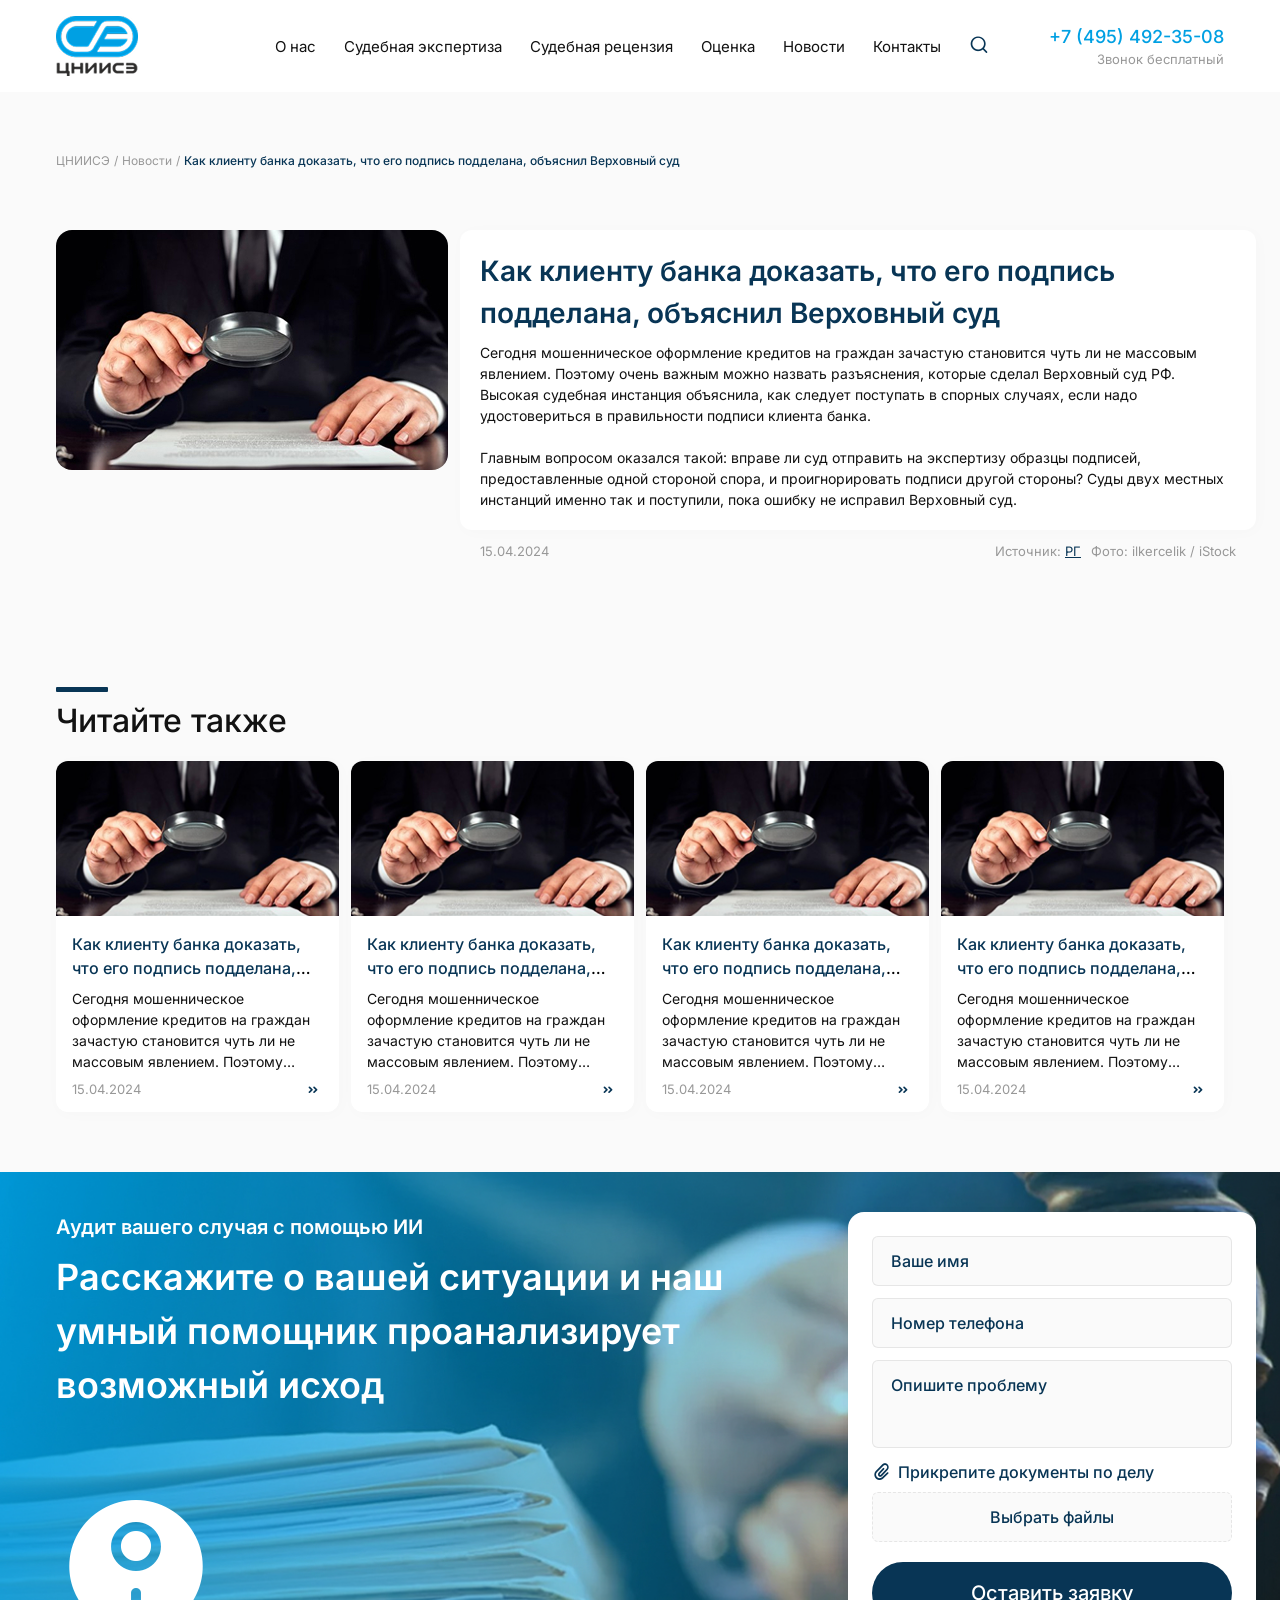
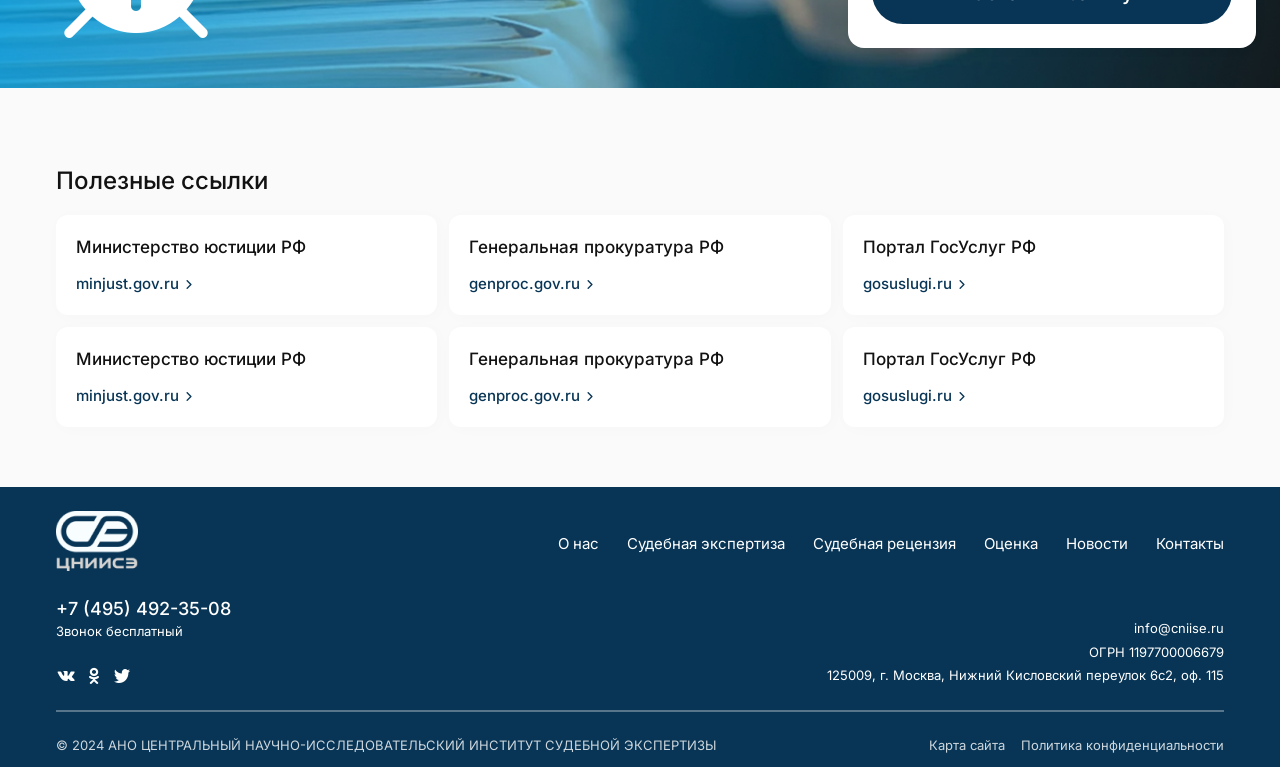
<file: news-card.html>
<!doctype html>
<html lang="en">
  <head>
    <meta charset="UTF-8" />
    <meta name="viewport" content="width=device-width, initial-scale=1.0" />
    <title>News Card</title>
    <link rel="stylesheet" href="css/font.css" />
    <link rel="stylesheet" href="css/cniise-icons.css" />
    <link rel="stylesheet" href="css/swiper-bundle.min.css" />
    <link rel="stylesheet" href="css/micromodal.css" />
    <link rel="stylesheet" href="css/style.css" />
  </head>
  <body>
    <header class="header">
      <div class="container">
        <div class="header__wrapper">
          <a href="#" class="header__logo"
            ><img src="img/logo.png" alt="ЦНИИСЭ"
          /></a>
          <div class="header__inner">
            <nav class="header__nav">
              <ul class="header__list">
                <li><a href="#">О нас</a></li>
                <li><a href="#">Судебная экспертиза</a></li>
                <li><a href="#">Судебная рецензия</a></li>
                <li><a href="#">Оценка</a></li>
                <li><a href="#">Новости</a></li>
                <li><a href="#">Контакты</a></li>
              </ul>
              <button class="header__search-button">
                <i class="icon-magnifier"></i>
              </button>
              <button class="header__menu-button">
                <i class="icon-menu"></i>
              </button>
            </nav>
            <div class="header__contact">
              <a href="tel:+74954923508">+7 (495) 492-35-08</a>
              <span>Звонок бесплатный</span>
            </div>
          </div>
        </div>
        <div class="header__search">
          <input
            type="text"
            class="header__search-input input"
            placeholder="Поиск по сайту"
          />
          <button class="header__search-submit button">
            <i class="icon-magnifier"></i>
          </button>
        </div>
        <nav class="header__mobile">
          <ul>
            <li><a href="#">О нас</a></li>
            <li><a href="#">Судебная экспертиза</a></li>
            <li><a href="#">Судебная рецензия</a></li>
            <li><a href="#">Оценка</a></li>
            <li><a href="#">Новости</a></li>
            <li><a href="#">Контакты</a></li>
          </ul>
        </nav>
      </div>
    </header>

    <main class="main">
      <section class="page-header">
        <div class="container">
          <nav class="breadcrumbs">
            <ol>
              <li><a href="#">ЦНИИСЭ</a></li>
              <li><a href="#">Новости</a></li>
              <li>
                Как клиенту банка доказать, что его подпись подделана, объяснил
                Верховный суд
              </li>
            </ol>
          </nav>
        </div>
      </section>

      <section class="post">
        <div class="container">
          <div class="post__grid">
            <img class="post__image" src="img/post_big.jpg" alt="Post" />
            <div class="post__wrapper">
              <div class="post__card">
                <h1 class="post__card-title">
                  Как клиенту банка доказать, что его подпись подделана,
                  объяснил Верховный суд
                </h1>
                <div class="post__card-content">
                  <p>
                    Сегодня мошенническое оформление кредитов на граждан
                    зачастую становится чуть ли не массовым явлением. Поэтому
                    очень важным можно назвать разъяснения, которые сделал
                    Верховный суд РФ. Высокая судебная инстанция объяснила, как
                    следует поступать в спорных случаях, если надо
                    удостовериться в правильности подписи клиента банка.
                    <br /><br />
                    Главным вопросом оказался такой: вправе ли суд отправить на
                    экспертизу образцы подписей, предоставленные одной стороной
                    спора, и проигнорировать подписи другой стороны? Суды двух
                    местных инстанций именно так и поступили, пока ошибку не
                    исправил Верховный суд.
                  </p>
                </div>
              </div>
              <div class="post__info">
                <time datetime="2024-04-15">15.04.2024</time>
                <div class="post__details">
                  <div class="post__source">
                    <span>Источник: </span><a href="#">РГ</a>
                  </div>
                  <div class="post__photo">Фото: ilkercelik / iStock</div>
                </div>
              </div>
            </div>
          </div>
        </div>
      </section>

      <section class="materials section">
        <div class="container">
          <h2 class="title title_section">Читайте также</h2>
          <div class="materials__controls">
            <div class="materials__arrow materials__arrow_prev">
              <i class="icon-left-arrow"></i>
            </div>
            <div class="materials__arrow materials__arrow_next">
              <i class="icon-right-arrow"></i>
            </div>
          </div>
          <div class="materials__slider swiper">
            <div class="swiper-wrapper">
              <div class="swiper-slide">
                <div class="materials__item">
                  <a href="#" class="materials__item-image"
                    ><img src="img/post.jpg" alt="Post"
                  /></a>
                  <div class="materials__item-body">
                    <h3 class="materials__item-title">
                      <a href="#"
                        >Как клиенту банка доказать, что его подпись подделана,
                        объяснил Верховный суд</a
                      >
                    </h3>
                    <p class="materials__item-excerpt">
                      Сегодня мошенническое оформление кредитов на граждан
                      зачастую становится чуть ли не массовым явлением. Поэтому
                      очень важным можно назвать разъяснения, которые сделал
                      Верховный суд РФ. Высокая судебная инстанция объяснила,
                      как следует поступать в спорных случаях, если надо
                      удостовериться в правильности подписи клиента банка.
                    </p>
                  </div>
                  <div class="materials__item-footer">
                    <time datetime="2024-04-15">15.04.2024</time>
                    <a href="#"><i class="icon-double-chevron-right"></i></a>
                  </div>
                </div>
              </div>
              <div class="swiper-slide">
                <div class="materials__item">
                  <a href="#" class="materials__item-image"
                    ><img src="img/post.jpg" alt="Post"
                  /></a>
                  <div class="materials__item-body">
                    <h3 class="materials__item-title">
                      <a href="#"
                        >Как клиенту банка доказать, что его подпись подделана,
                        объяснил Верховный суд</a
                      >
                    </h3>
                    <p class="materials__item-excerpt">
                      Сегодня мошенническое оформление кредитов на граждан
                      зачастую становится чуть ли не массовым явлением. Поэтому
                      очень важным можно назвать разъяснения, которые сделал
                      Верховный суд РФ. Высокая судебная инстанция объяснила,
                      как следует поступать в спорных случаях, если надо
                      удостовериться в правильности подписи клиента банка.
                    </p>
                  </div>
                  <div class="materials__item-footer">
                    <time datetime="2024-04-15">15.04.2024</time>
                    <a href="#"><i class="icon-double-chevron-right"></i></a>
                  </div>
                </div>
              </div>
              <div class="swiper-slide">
                <div class="materials__item">
                  <a href="#" class="materials__item-image"
                    ><img src="img/post.jpg" alt="Post"
                  /></a>
                  <div class="materials__item-body">
                    <h3 class="materials__item-title">
                      <a href="#"
                        >Как клиенту банка доказать, что его подпись подделана,
                        объяснил Верховный суд</a
                      >
                    </h3>
                    <p class="materials__item-excerpt">
                      Сегодня мошенническое оформление кредитов на граждан
                      зачастую становится чуть ли не массовым явлением. Поэтому
                      очень важным можно назвать разъяснения, которые сделал
                      Верховный суд РФ. Высокая судебная инстанция объяснила,
                      как следует поступать в спорных случаях, если надо
                      удостовериться в правильности подписи клиента банка.
                    </p>
                  </div>
                  <div class="materials__item-footer">
                    <time datetime="2024-04-15">15.04.2024</time>
                    <a href="#"><i class="icon-double-chevron-right"></i></a>
                  </div>
                </div>
              </div>
              <div class="swiper-slide">
                <div class="materials__item">
                  <a href="#" class="materials__item-image"
                    ><img src="img/post.jpg" alt="Post"
                  /></a>
                  <div class="materials__item-body">
                    <h3 class="materials__item-title">
                      <a href="#"
                        >Как клиенту банка доказать, что его подпись подделана,
                        объяснил Верховный суд</a
                      >
                    </h3>
                    <p class="materials__item-excerpt">
                      Сегодня мошенническое оформление кредитов на граждан
                      зачастую становится чуть ли не массовым явлением. Поэтому
                      очень важным можно назвать разъяснения, которые сделал
                      Верховный суд РФ. Высокая судебная инстанция объяснила,
                      как следует поступать в спорных случаях, если надо
                      удостовериться в правильности подписи клиента банка.
                    </p>
                  </div>
                  <div class="materials__item-footer">
                    <time datetime="2024-04-15">15.04.2024</time>
                    <a href="#"><i class="icon-double-chevron-right"></i></a>
                  </div>
                </div>
              </div>
            </div>
          </div>
        </div>
      </section>

      <section class="cta">
        <div class="container">
          <div class="cta__grid">
            <div class="cta__wrapper">
              <div class="cta__text">
                <h2>Аудит вашего случая с помощью ИИ</h2>
                <p>
                  Расскажите о вашей ситуации и наш умный помощник
                  проанализирует возможный исход
                </p>
              </div>
              <i class="icon-smart-vacuum-cleaner"></i>
            </div>
            <form action="#" class="form">
              <input
                class="input"
                type="text"
                name="userName"
                id="userName"
                placeholder="Ваше имя"
                required
              />
              <input
                class="input"
                type="tel"
                name="userTel"
                id="userTel"
                placeholder="Номер телефона"
                required
              />
              <textarea
                class="input input_textarea"
                name="userMessage"
                id="userMessage"
                placeholder="Опишите проблему"
              ></textarea>
              <div class="file">
                <div class="file__title">
                  <i class="icon-attach"></i>
                  <span>Прикрепите документы по делу</span>
                </div>
                <label class="file__drop">
                  <input type="file" class="file__input" multiple hidden />
                  Выбрать файлы
                </label>
                <div class="file__list"></div>
              </div>
              <button class="button button_submit" type="submit">
                Оставить заявку
              </button>
            </form>
          </div>
        </div>
      </section>

      <section class="links section">
        <div class="container">
          <h2 class="title">Полезные ссылки</h2>
          <div class="links__wrapper">
            <div class="links__item">
              <h3 class="links__item-name">Министерство юстиции РФ</h3>
              <a href="#" class="links__item-site" target="_blank">
                <span>minjust.gov.ru</span>
                <i class="icon-right-arrow"></i>
              </a>
            </div>
            <div class="links__item">
              <h3 class="links__item-name">Генеральная прокуратура РФ</h3>
              <a href="#" class="links__item-site" target="_blank">
                <span>genproc.gov.ru</span>
                <i class="icon-right-arrow"></i>
              </a>
            </div>
            <div class="links__item">
              <h3 class="links__item-name">Портал ГосУслуг РФ</h3>
              <a href="#" class="links__item-site" target="_blank">
                <span>gosuslugi.ru</span>
                <i class="icon-right-arrow"></i>
              </a>
            </div>
            <div class="links__item">
              <h3 class="links__item-name">Министерство юстиции РФ</h3>
              <a href="#" class="links__item-site" target="_blank">
                <span>minjust.gov.ru</span>
                <i class="icon-right-arrow"></i>
              </a>
            </div>
            <div class="links__item">
              <h3 class="links__item-name">Генеральная прокуратура РФ</h3>
              <a href="#" class="links__item-site" target="_blank">
                <span>genproc.gov.ru</span>
                <i class="icon-right-arrow"></i>
              </a>
            </div>
            <div class="links__item">
              <h3 class="links__item-name">Портал ГосУслуг РФ</h3>
              <a href="#" class="links__item-site" target="_blank">
                <span>gosuslugi.ru</span>
                <i class="icon-right-arrow"></i>
              </a>
            </div>
          </div>
        </div>
      </section>
    </main>

    <footer class="footer">
      <div class="container">
        <div class="footer__wrapper">
          <div class="footer__left">
            <a href="#" class="footer__logo"
              ><img src="img/logo-white.png" alt="ЦНИИСЭ"
            /></a>
            <div class="footer__contacts">
              <div class="footer__phone">
                <a href="tel:+74954923508">+7 (495) 492-35-08</a>
                <span>Звонок бесплатный</span>
              </div>
              <div class="footer__social">
                <a href="#"><i class="icon-vk"></i></a>
                <a href="#"><i class="icon-odnoklassniki"></i></a>
                <a href="#"><i class="icon-twitter"></i></a>
              </div>
            </div>
          </div>
          <div class="footer__right">
            <nav class="footer__nav">
              <ul>
                <li><a href="#">О нас</a></li>
                <li><a href="#">Судебная экспертиза</a></li>
                <li><a href="#">Судебная рецензия</a></li>
                <li><a href="#">Оценка</a></li>
                <li><a href="#">Новости</a></li>
                <li><a href="#">Контакты</a></li>
              </ul>
            </nav>
            <div class="footer__info">
              <a href="mailto:info@cniise.ru">info@cniise.ru</a>
              <div>ОГРН 1197700006679</div>
              <address>
                125009, г. Москва, Нижний Кисловский переулок 6с2, оф. 115
              </address>
            </div>
          </div>
        </div>
        <div class="footer__line"></div>
        <div class="footer__bottom">
          <div class="footer__copyright">
            © 2024 АНО ЦЕНТРАЛЬНЫЙ НАУЧНО-ИССЛЕДОВАТЕЛЬСКИЙ ИНСТИТУТ СУДЕБНОЙ
            ЭКСПЕРТИЗЫ
          </div>
          <div class="footer__links">
            <a href="#">Карта сайта</a>
            <a href="#">Политика конфиденциальности</a>
          </div>
        </div>
      </div>
    </footer>

    <div
      class="modal micromodal-slide"
      id="modal-calculation"
      aria-hidden="true"
    >
      <div class="modal__overlay" tabindex="-1" data-micromodal-close>
        <div
          class="modal__container"
          role="dialog"
          aria-modal="true"
          aria-labelledby="modal-calculation-title"
        >
          <header class="modal__header">
            <h2 class="modal__title" id="modal-calculation-title">
              Заявка на расчёт
            </h2>
            <button
              class="modal__close"
              aria-label="Close modal"
              data-micromodal-close
            ></button>
          </header>
          <main class="modal__content" id="modal-calculation-content">
            <form action="#" class="modal__form form">
              <input
                class="input"
                type="text"
                name="userName"
                id="userName"
                placeholder="Ваше имя"
                required
              />
              <input
                class="input"
                type="tel"
                name="userTel"
                id="userTel"
                placeholder="Номер телефона"
                required
              />
              <textarea
                class="input input_textarea"
                name="userMessage"
                id="userMessage"
                placeholder="Опишите проблему"
              ></textarea>
              <div class="file">
                <div class="file__title">
                  <i class="icon-attach"></i>
                  <span>Прикрепите документы по делу</span>
                </div>
                <label class="file__drop">
                  <input type="file" class="file__input" multiple hidden />
                  Выбрать файлы
                </label>
                <div class="file__list"></div>
              </div>
              <button class="button button_submit" type="submit">
                Оставить заявку
              </button>
            </form>
          </main>
        </div>
      </div>
    </div>

    <script src="js/swiper-bundle.min.js"></script>
    <script src="js/micromodal.min.js"></script>
    <script src="js/script.js"></script>
  </body>
</html>
</file>
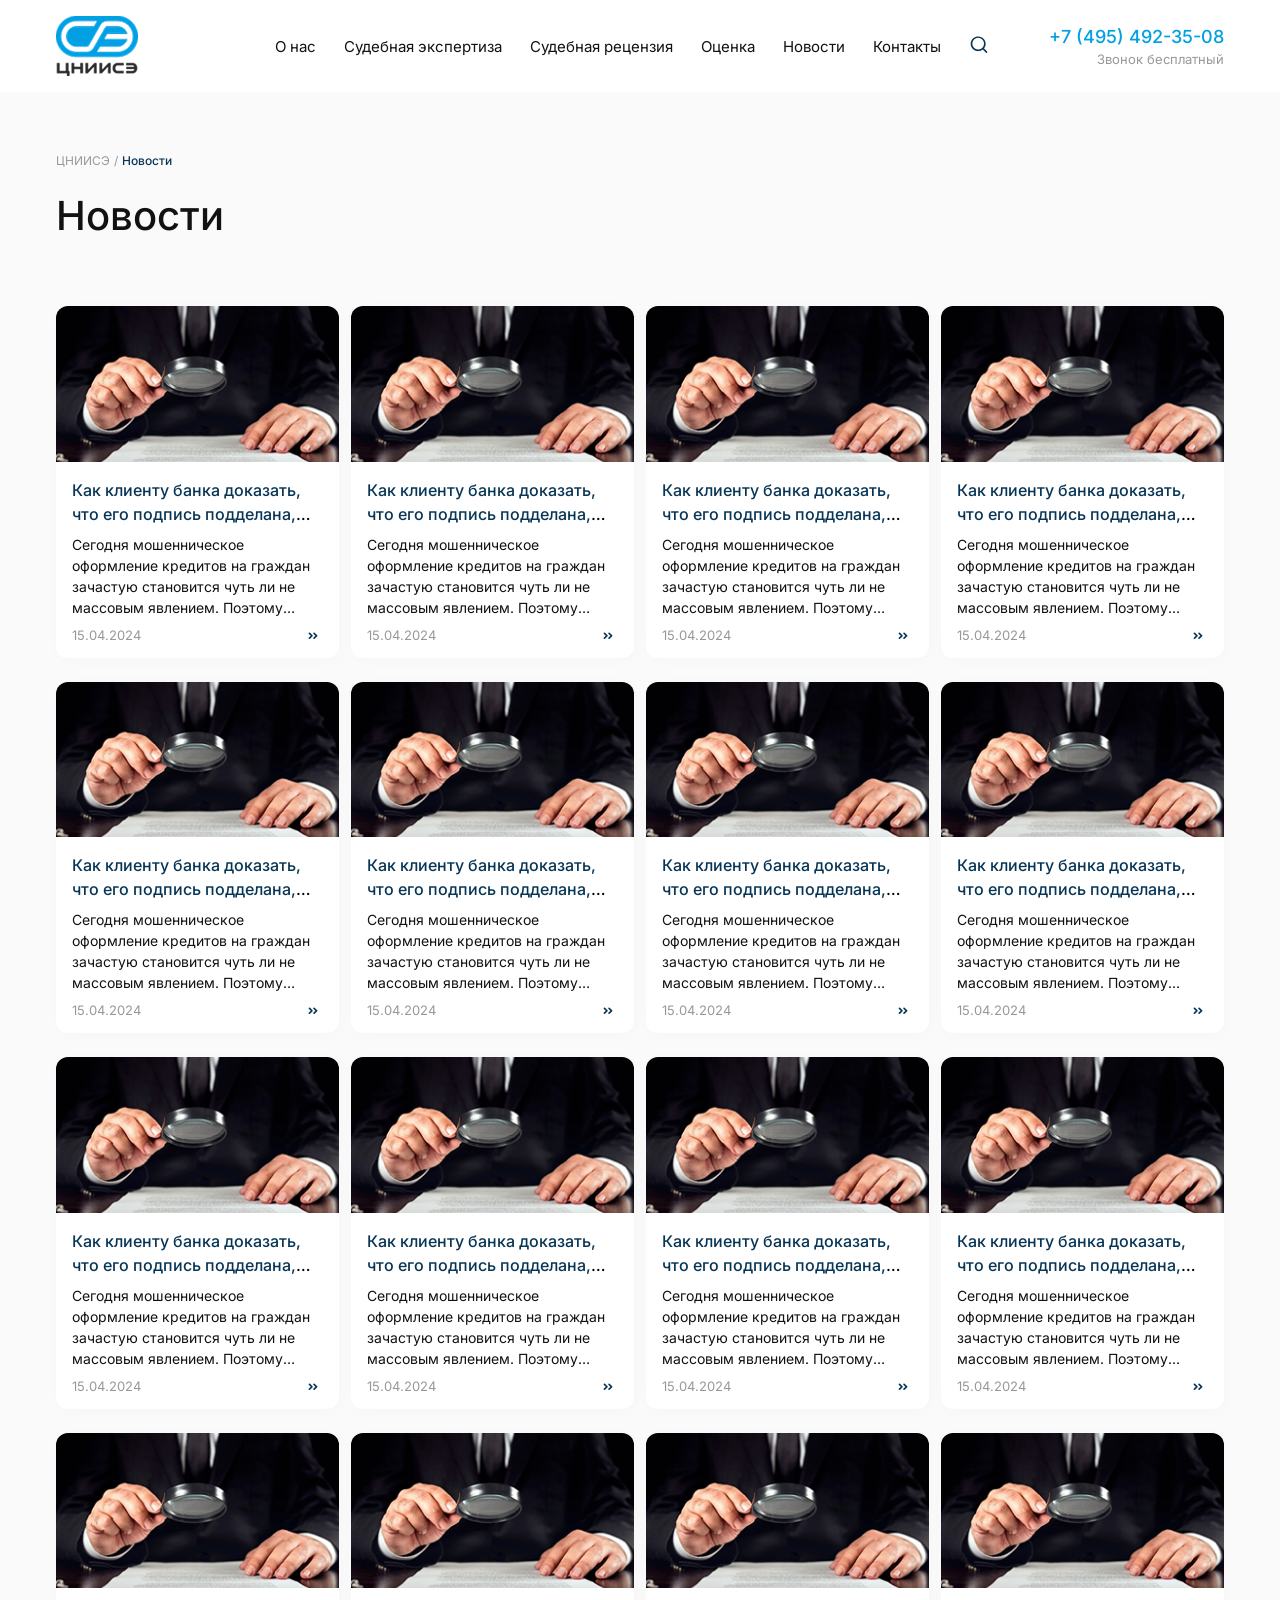
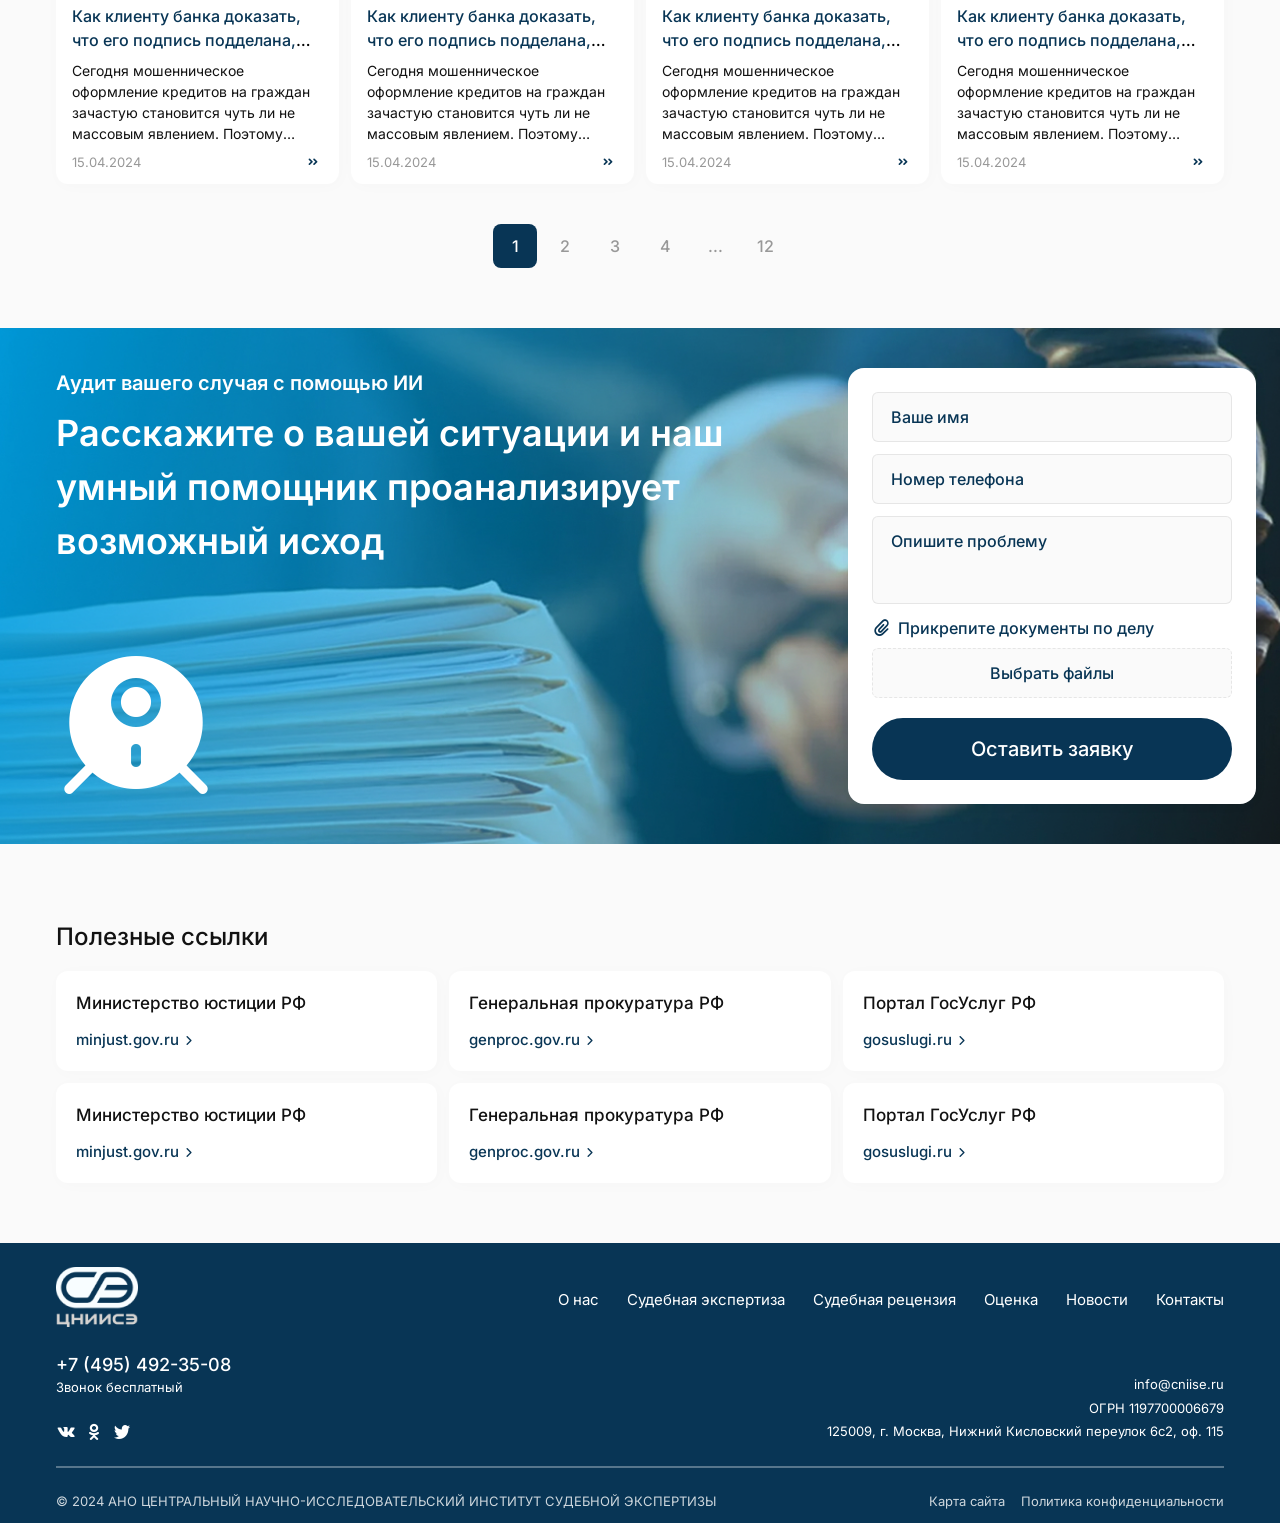
<file: news.html>
<!doctype html>
<html lang="en">
  <head>
    <meta charset="UTF-8" />
    <meta name="viewport" content="width=device-width, initial-scale=1.0" />
    <title>News</title>
    <link rel="stylesheet" href="css/font.css" />
    <link rel="stylesheet" href="css/cniise-icons.css" />
    <link rel="stylesheet" href="css/swiper-bundle.min.css" />
    <link rel="stylesheet" href="css/micromodal.css" />
    <link rel="stylesheet" href="css/style.css" />
  </head>
  <body>
    <header class="header">
      <div class="container">
        <div class="header__wrapper">
          <a href="#" class="header__logo"
            ><img src="img/logo.png" alt="ЦНИИСЭ"
          /></a>
          <div class="header__inner">
            <nav class="header__nav">
              <ul class="header__list">
                <li><a href="#">О нас</a></li>
                <li><a href="#">Судебная экспертиза</a></li>
                <li><a href="#">Судебная рецензия</a></li>
                <li><a href="#">Оценка</a></li>
                <li><a href="#">Новости</a></li>
                <li><a href="#">Контакты</a></li>
              </ul>
              <button class="header__search-button">
                <i class="icon-magnifier"></i>
              </button>
              <button class="header__menu-button">
                <i class="icon-menu"></i>
              </button>
            </nav>
            <div class="header__contact">
              <a href="tel:+74954923508">+7 (495) 492-35-08</a>
              <span>Звонок бесплатный</span>
            </div>
          </div>
        </div>
        <div class="header__search">
          <input
            type="text"
            class="header__search-input input"
            placeholder="Поиск по сайту"
          />
          <button class="header__search-submit button">
            <i class="icon-magnifier"></i>
          </button>
        </div>
        <nav class="header__mobile">
          <ul>
            <li><a href="#">О нас</a></li>
            <li><a href="#">Судебная экспертиза</a></li>
            <li><a href="#">Судебная рецензия</a></li>
            <li><a href="#">Оценка</a></li>
            <li><a href="#">Новости</a></li>
            <li><a href="#">Контакты</a></li>
          </ul>
        </nav>
      </div>
    </header>

    <main class="main">
      <section class="page-header">
        <div class="container">
          <nav class="breadcrumbs">
            <ol>
              <li><a href="#">ЦНИИСЭ</a></li>
              <li>Новости</li>
            </ol>
          </nav>
          <h1 class="page-title">Новости</h1>
        </div>
      </section>

      <section class="news">
        <div class="container">
          <div class="news__wrapper">
            <div class="materials__item">
              <a href="#" class="materials__item-image"
                ><img src="img/post.jpg" alt="Post"
              /></a>
              <div class="materials__item-body">
                <h3 class="materials__item-title">
                  <a href="#"
                    >Как клиенту банка доказать, что его подпись подделана,
                    объяснил Верховный суд</a
                  >
                </h3>
                <p class="materials__item-excerpt">
                  Сегодня мошенническое оформление кредитов на граждан зачастую
                  становится чуть ли не массовым явлением. Поэтому очень важным
                  можно назвать разъяснения, которые сделал Верховный суд РФ.
                  Высокая судебная инстанция объяснила, как следует поступать в
                  спорных случаях, если надо удостовериться в правильности
                  подписи клиента банка.
                </p>
              </div>
              <div class="materials__item-footer">
                <time datetime="2024-04-15">15.04.2024</time>
                <a href="#"><i class="icon-double-chevron-right"></i></a>
              </div>
            </div>
            <div class="materials__item">
              <a href="#" class="materials__item-image"
                ><img src="img/post.jpg" alt="Post"
              /></a>
              <div class="materials__item-body">
                <h3 class="materials__item-title">
                  <a href="#"
                    >Как клиенту банка доказать, что его подпись подделана,
                    объяснил Верховный суд</a
                  >
                </h3>
                <p class="materials__item-excerpt">
                  Сегодня мошенническое оформление кредитов на граждан зачастую
                  становится чуть ли не массовым явлением. Поэтому очень важным
                  можно назвать разъяснения, которые сделал Верховный суд РФ.
                  Высокая судебная инстанция объяснила, как следует поступать в
                  спорных случаях, если надо удостовериться в правильности
                  подписи клиента банка.
                </p>
              </div>
              <div class="materials__item-footer">
                <time datetime="2024-04-15">15.04.2024</time>
                <a href="#"><i class="icon-double-chevron-right"></i></a>
              </div>
            </div>
            <div class="materials__item">
              <a href="#" class="materials__item-image"
                ><img src="img/post.jpg" alt="Post"
              /></a>
              <div class="materials__item-body">
                <h3 class="materials__item-title">
                  <a href="#"
                    >Как клиенту банка доказать, что его подпись подделана,
                    объяснил Верховный суд</a
                  >
                </h3>
                <p class="materials__item-excerpt">
                  Сегодня мошенническое оформление кредитов на граждан зачастую
                  становится чуть ли не массовым явлением. Поэтому очень важным
                  можно назвать разъяснения, которые сделал Верховный суд РФ.
                  Высокая судебная инстанция объяснила, как следует поступать в
                  спорных случаях, если надо удостовериться в правильности
                  подписи клиента банка.
                </p>
              </div>
              <div class="materials__item-footer">
                <time datetime="2024-04-15">15.04.2024</time>
                <a href="#"><i class="icon-double-chevron-right"></i></a>
              </div>
            </div>
            <div class="materials__item">
              <a href="#" class="materials__item-image"
                ><img src="img/post.jpg" alt="Post"
              /></a>
              <div class="materials__item-body">
                <h3 class="materials__item-title">
                  <a href="#"
                    >Как клиенту банка доказать, что его подпись подделана,
                    объяснил Верховный суд</a
                  >
                </h3>
                <p class="materials__item-excerpt">
                  Сегодня мошенническое оформление кредитов на граждан зачастую
                  становится чуть ли не массовым явлением. Поэтому очень важным
                  можно назвать разъяснения, которые сделал Верховный суд РФ.
                  Высокая судебная инстанция объяснила, как следует поступать в
                  спорных случаях, если надо удостовериться в правильности
                  подписи клиента банка.
                </p>
              </div>
              <div class="materials__item-footer">
                <time datetime="2024-04-15">15.04.2024</time>
                <a href="#"><i class="icon-double-chevron-right"></i></a>
              </div>
            </div>
            <div class="materials__item">
              <a href="#" class="materials__item-image"
                ><img src="img/post.jpg" alt="Post"
              /></a>
              <div class="materials__item-body">
                <h3 class="materials__item-title">
                  <a href="#"
                    >Как клиенту банка доказать, что его подпись подделана,
                    объяснил Верховный суд</a
                  >
                </h3>
                <p class="materials__item-excerpt">
                  Сегодня мошенническое оформление кредитов на граждан зачастую
                  становится чуть ли не массовым явлением. Поэтому очень важным
                  можно назвать разъяснения, которые сделал Верховный суд РФ.
                  Высокая судебная инстанция объяснила, как следует поступать в
                  спорных случаях, если надо удостовериться в правильности
                  подписи клиента банка.
                </p>
              </div>
              <div class="materials__item-footer">
                <time datetime="2024-04-15">15.04.2024</time>
                <a href="#"><i class="icon-double-chevron-right"></i></a>
              </div>
            </div>
            <div class="materials__item">
              <a href="#" class="materials__item-image"
                ><img src="img/post.jpg" alt="Post"
              /></a>
              <div class="materials__item-body">
                <h3 class="materials__item-title">
                  <a href="#"
                    >Как клиенту банка доказать, что его подпись подделана,
                    объяснил Верховный суд</a
                  >
                </h3>
                <p class="materials__item-excerpt">
                  Сегодня мошенническое оформление кредитов на граждан зачастую
                  становится чуть ли не массовым явлением. Поэтому очень важным
                  можно назвать разъяснения, которые сделал Верховный суд РФ.
                  Высокая судебная инстанция объяснила, как следует поступать в
                  спорных случаях, если надо удостовериться в правильности
                  подписи клиента банка.
                </p>
              </div>
              <div class="materials__item-footer">
                <time datetime="2024-04-15">15.04.2024</time>
                <a href="#"><i class="icon-double-chevron-right"></i></a>
              </div>
            </div>
            <div class="materials__item">
              <a href="#" class="materials__item-image"
                ><img src="img/post.jpg" alt="Post"
              /></a>
              <div class="materials__item-body">
                <h3 class="materials__item-title">
                  <a href="#"
                    >Как клиенту банка доказать, что его подпись подделана,
                    объяснил Верховный суд</a
                  >
                </h3>
                <p class="materials__item-excerpt">
                  Сегодня мошенническое оформление кредитов на граждан зачастую
                  становится чуть ли не массовым явлением. Поэтому очень важным
                  можно назвать разъяснения, которые сделал Верховный суд РФ.
                  Высокая судебная инстанция объяснила, как следует поступать в
                  спорных случаях, если надо удостовериться в правильности
                  подписи клиента банка.
                </p>
              </div>
              <div class="materials__item-footer">
                <time datetime="2024-04-15">15.04.2024</time>
                <a href="#"><i class="icon-double-chevron-right"></i></a>
              </div>
            </div>
            <div class="materials__item">
              <a href="#" class="materials__item-image"
                ><img src="img/post.jpg" alt="Post"
              /></a>
              <div class="materials__item-body">
                <h3 class="materials__item-title">
                  <a href="#"
                    >Как клиенту банка доказать, что его подпись подделана,
                    объяснил Верховный суд</a
                  >
                </h3>
                <p class="materials__item-excerpt">
                  Сегодня мошенническое оформление кредитов на граждан зачастую
                  становится чуть ли не массовым явлением. Поэтому очень важным
                  можно назвать разъяснения, которые сделал Верховный суд РФ.
                  Высокая судебная инстанция объяснила, как следует поступать в
                  спорных случаях, если надо удостовериться в правильности
                  подписи клиента банка.
                </p>
              </div>
              <div class="materials__item-footer">
                <time datetime="2024-04-15">15.04.2024</time>
                <a href="#"><i class="icon-double-chevron-right"></i></a>
              </div>
            </div>
            <div class="materials__item">
              <a href="#" class="materials__item-image"
                ><img src="img/post.jpg" alt="Post"
              /></a>
              <div class="materials__item-body">
                <h3 class="materials__item-title">
                  <a href="#"
                    >Как клиенту банка доказать, что его подпись подделана,
                    объяснил Верховный суд</a
                  >
                </h3>
                <p class="materials__item-excerpt">
                  Сегодня мошенническое оформление кредитов на граждан зачастую
                  становится чуть ли не массовым явлением. Поэтому очень важным
                  можно назвать разъяснения, которые сделал Верховный суд РФ.
                  Высокая судебная инстанция объяснила, как следует поступать в
                  спорных случаях, если надо удостовериться в правильности
                  подписи клиента банка.
                </p>
              </div>
              <div class="materials__item-footer">
                <time datetime="2024-04-15">15.04.2024</time>
                <a href="#"><i class="icon-double-chevron-right"></i></a>
              </div>
            </div>
            <div class="materials__item">
              <a href="#" class="materials__item-image"
                ><img src="img/post.jpg" alt="Post"
              /></a>
              <div class="materials__item-body">
                <h3 class="materials__item-title">
                  <a href="#"
                    >Как клиенту банка доказать, что его подпись подделана,
                    объяснил Верховный суд</a
                  >
                </h3>
                <p class="materials__item-excerpt">
                  Сегодня мошенническое оформление кредитов на граждан зачастую
                  становится чуть ли не массовым явлением. Поэтому очень важным
                  можно назвать разъяснения, которые сделал Верховный суд РФ.
                  Высокая судебная инстанция объяснила, как следует поступать в
                  спорных случаях, если надо удостовериться в правильности
                  подписи клиента банка.
                </p>
              </div>
              <div class="materials__item-footer">
                <time datetime="2024-04-15">15.04.2024</time>
                <a href="#"><i class="icon-double-chevron-right"></i></a>
              </div>
            </div>
            <div class="materials__item">
              <a href="#" class="materials__item-image"
                ><img src="img/post.jpg" alt="Post"
              /></a>
              <div class="materials__item-body">
                <h3 class="materials__item-title">
                  <a href="#"
                    >Как клиенту банка доказать, что его подпись подделана,
                    объяснил Верховный суд</a
                  >
                </h3>
                <p class="materials__item-excerpt">
                  Сегодня мошенническое оформление кредитов на граждан зачастую
                  становится чуть ли не массовым явлением. Поэтому очень важным
                  можно назвать разъяснения, которые сделал Верховный суд РФ.
                  Высокая судебная инстанция объяснила, как следует поступать в
                  спорных случаях, если надо удостовериться в правильности
                  подписи клиента банка.
                </p>
              </div>
              <div class="materials__item-footer">
                <time datetime="2024-04-15">15.04.2024</time>
                <a href="#"><i class="icon-double-chevron-right"></i></a>
              </div>
            </div>
            <div class="materials__item">
              <a href="#" class="materials__item-image"
                ><img src="img/post.jpg" alt="Post"
              /></a>
              <div class="materials__item-body">
                <h3 class="materials__item-title">
                  <a href="#"
                    >Как клиенту банка доказать, что его подпись подделана,
                    объяснил Верховный суд</a
                  >
                </h3>
                <p class="materials__item-excerpt">
                  Сегодня мошенническое оформление кредитов на граждан зачастую
                  становится чуть ли не массовым явлением. Поэтому очень важным
                  можно назвать разъяснения, которые сделал Верховный суд РФ.
                  Высокая судебная инстанция объяснила, как следует поступать в
                  спорных случаях, если надо удостовериться в правильности
                  подписи клиента банка.
                </p>
              </div>
              <div class="materials__item-footer">
                <time datetime="2024-04-15">15.04.2024</time>
                <a href="#"><i class="icon-double-chevron-right"></i></a>
              </div>
            </div>
            <div class="materials__item">
              <a href="#" class="materials__item-image"
                ><img src="img/post.jpg" alt="Post"
              /></a>
              <div class="materials__item-body">
                <h3 class="materials__item-title">
                  <a href="#"
                    >Как клиенту банка доказать, что его подпись подделана,
                    объяснил Верховный суд</a
                  >
                </h3>
                <p class="materials__item-excerpt">
                  Сегодня мошенническое оформление кредитов на граждан зачастую
                  становится чуть ли не массовым явлением. Поэтому очень важным
                  можно назвать разъяснения, которые сделал Верховный суд РФ.
                  Высокая судебная инстанция объяснила, как следует поступать в
                  спорных случаях, если надо удостовериться в правильности
                  подписи клиента банка.
                </p>
              </div>
              <div class="materials__item-footer">
                <time datetime="2024-04-15">15.04.2024</time>
                <a href="#"><i class="icon-double-chevron-right"></i></a>
              </div>
            </div>
            <div class="materials__item">
              <a href="#" class="materials__item-image"
                ><img src="img/post.jpg" alt="Post"
              /></a>
              <div class="materials__item-body">
                <h3 class="materials__item-title">
                  <a href="#"
                    >Как клиенту банка доказать, что его подпись подделана,
                    объяснил Верховный суд</a
                  >
                </h3>
                <p class="materials__item-excerpt">
                  Сегодня мошенническое оформление кредитов на граждан зачастую
                  становится чуть ли не массовым явлением. Поэтому очень важным
                  можно назвать разъяснения, которые сделал Верховный суд РФ.
                  Высокая судебная инстанция объяснила, как следует поступать в
                  спорных случаях, если надо удостовериться в правильности
                  подписи клиента банка.
                </p>
              </div>
              <div class="materials__item-footer">
                <time datetime="2024-04-15">15.04.2024</time>
                <a href="#"><i class="icon-double-chevron-right"></i></a>
              </div>
            </div>
            <div class="materials__item">
              <a href="#" class="materials__item-image"
                ><img src="img/post.jpg" alt="Post"
              /></a>
              <div class="materials__item-body">
                <h3 class="materials__item-title">
                  <a href="#"
                    >Как клиенту банка доказать, что его подпись подделана,
                    объяснил Верховный суд</a
                  >
                </h3>
                <p class="materials__item-excerpt">
                  Сегодня мошенническое оформление кредитов на граждан зачастую
                  становится чуть ли не массовым явлением. Поэтому очень важным
                  можно назвать разъяснения, которые сделал Верховный суд РФ.
                  Высокая судебная инстанция объяснила, как следует поступать в
                  спорных случаях, если надо удостовериться в правильности
                  подписи клиента банка.
                </p>
              </div>
              <div class="materials__item-footer">
                <time datetime="2024-04-15">15.04.2024</time>
                <a href="#"><i class="icon-double-chevron-right"></i></a>
              </div>
            </div>
            <div class="materials__item">
              <a href="#" class="materials__item-image"
                ><img src="img/post.jpg" alt="Post"
              /></a>
              <div class="materials__item-body">
                <h3 class="materials__item-title">
                  <a href="#"
                    >Как клиенту банка доказать, что его подпись подделана,
                    объяснил Верховный суд</a
                  >
                </h3>
                <p class="materials__item-excerpt">
                  Сегодня мошенническое оформление кредитов на граждан зачастую
                  становится чуть ли не массовым явлением. Поэтому очень важным
                  можно назвать разъяснения, которые сделал Верховный суд РФ.
                  Высокая судебная инстанция объяснила, как следует поступать в
                  спорных случаях, если надо удостовериться в правильности
                  подписи клиента банка.
                </p>
              </div>
              <div class="materials__item-footer">
                <time datetime="2024-04-15">15.04.2024</time>
                <a href="#"><i class="icon-double-chevron-right"></i></a>
              </div>
            </div>
          </div>
          <nav class="news__pagination">
            <ul>
              <li class="active"><a href="#">1</a></li>
              <li><a href="#">2</a></li>
              <li><a href="#">3</a></li>
              <li><a href="#">4</a></li>
              <li><span>...</span></li>
              <li><a href="#">12</a></li>
            </ul>
          </nav>
        </div>
      </section>

      <section class="cta">
        <div class="container">
          <div class="cta__grid">
            <div class="cta__wrapper">
              <div class="cta__text">
                <h2>Аудит вашего случая с помощью ИИ</h2>
                <p>
                  Расскажите о вашей ситуации и наш умный помощник
                  проанализирует возможный исход
                </p>
              </div>
              <i class="icon-smart-vacuum-cleaner"></i>
            </div>
            <form action="#" class="form">
              <input
                class="input"
                type="text"
                name="userName"
                id="userName"
                placeholder="Ваше имя"
                required
              />
              <input
                class="input"
                type="tel"
                name="userTel"
                id="userTel"
                placeholder="Номер телефона"
                required
              />
              <textarea
                class="input input_textarea"
                name="userMessage"
                id="userMessage"
                placeholder="Опишите проблему"
              ></textarea>
              <div class="file">
                <div class="file__title">
                  <i class="icon-attach"></i>
                  <span>Прикрепите документы по делу</span>
                </div>
                <label class="file__drop">
                  <input type="file" class="file__input" multiple hidden />
                  Выбрать файлы
                </label>
                <div class="file__list"></div>
              </div>
              <button class="button button_submit" type="submit">
                Оставить заявку
              </button>
            </form>
          </div>
        </div>
      </section>

      <section class="links section">
        <div class="container">
          <h2 class="title">Полезные ссылки</h2>
          <div class="links__wrapper">
            <div class="links__item">
              <h3 class="links__item-name">Министерство юстиции РФ</h3>
              <a href="#" class="links__item-site" target="_blank">
                <span>minjust.gov.ru</span>
                <i class="icon-right-arrow"></i>
              </a>
            </div>
            <div class="links__item">
              <h3 class="links__item-name">Генеральная прокуратура РФ</h3>
              <a href="#" class="links__item-site" target="_blank">
                <span>genproc.gov.ru</span>
                <i class="icon-right-arrow"></i>
              </a>
            </div>
            <div class="links__item">
              <h3 class="links__item-name">Портал ГосУслуг РФ</h3>
              <a href="#" class="links__item-site" target="_blank">
                <span>gosuslugi.ru</span>
                <i class="icon-right-arrow"></i>
              </a>
            </div>
            <div class="links__item">
              <h3 class="links__item-name">Министерство юстиции РФ</h3>
              <a href="#" class="links__item-site" target="_blank">
                <span>minjust.gov.ru</span>
                <i class="icon-right-arrow"></i>
              </a>
            </div>
            <div class="links__item">
              <h3 class="links__item-name">Генеральная прокуратура РФ</h3>
              <a href="#" class="links__item-site" target="_blank">
                <span>genproc.gov.ru</span>
                <i class="icon-right-arrow"></i>
              </a>
            </div>
            <div class="links__item">
              <h3 class="links__item-name">Портал ГосУслуг РФ</h3>
              <a href="#" class="links__item-site" target="_blank">
                <span>gosuslugi.ru</span>
                <i class="icon-right-arrow"></i>
              </a>
            </div>
          </div>
        </div>
      </section>
    </main>

    <footer class="footer">
      <div class="container">
        <div class="footer__wrapper">
          <div class="footer__left">
            <a href="#" class="footer__logo"
              ><img src="img/logo-white.png" alt="ЦНИИСЭ"
            /></a>
            <div class="footer__contacts">
              <div class="footer__phone">
                <a href="tel:+74954923508">+7 (495) 492-35-08</a>
                <span>Звонок бесплатный</span>
              </div>
              <div class="footer__social">
                <a href="#"><i class="icon-vk"></i></a>
                <a href="#"><i class="icon-odnoklassniki"></i></a>
                <a href="#"><i class="icon-twitter"></i></a>
              </div>
            </div>
          </div>
          <div class="footer__right">
            <nav class="footer__nav">
              <ul>
                <li><a href="#">О нас</a></li>
                <li><a href="#">Судебная экспертиза</a></li>
                <li><a href="#">Судебная рецензия</a></li>
                <li><a href="#">Оценка</a></li>
                <li><a href="#">Новости</a></li>
                <li><a href="#">Контакты</a></li>
              </ul>
            </nav>
            <div class="footer__info">
              <a href="mailto:info@cniise.ru">info@cniise.ru</a>
              <div>ОГРН 1197700006679</div>
              <address>
                125009, г. Москва, Нижний Кисловский переулок 6с2, оф. 115
              </address>
            </div>
          </div>
        </div>
        <div class="footer__line"></div>
        <div class="footer__bottom">
          <div class="footer__copyright">
            © 2024 АНО ЦЕНТРАЛЬНЫЙ НАУЧНО-ИССЛЕДОВАТЕЛЬСКИЙ ИНСТИТУТ СУДЕБНОЙ
            ЭКСПЕРТИЗЫ
          </div>
          <div class="footer__links">
            <a href="#">Карта сайта</a>
            <a href="#">Политика конфиденциальности</a>
          </div>
        </div>
      </div>
    </footer>

    <div
      class="modal micromodal-slide"
      id="modal-calculation"
      aria-hidden="true"
    >
      <div class="modal__overlay" tabindex="-1" data-micromodal-close>
        <div
          class="modal__container"
          role="dialog"
          aria-modal="true"
          aria-labelledby="modal-calculation-title"
        >
          <header class="modal__header">
            <h2 class="modal__title" id="modal-calculation-title">
              Заявка на расчёт
            </h2>
            <button
              class="modal__close"
              aria-label="Close modal"
              data-micromodal-close
            ></button>
          </header>
          <main class="modal__content" id="modal-calculation-content">
            <form action="#" class="modal__form form">
              <input
                class="input"
                type="text"
                name="userName"
                id="userName"
                placeholder="Ваше имя"
                required
              />
              <input
                class="input"
                type="tel"
                name="userTel"
                id="userTel"
                placeholder="Номер телефона"
                required
              />
              <textarea
                class="input input_textarea"
                name="userMessage"
                id="userMessage"
                placeholder="Опишите проблему"
              ></textarea>
              <div class="file">
                <div class="file__title">
                  <i class="icon-attach"></i>
                  <span>Прикрепите документы по делу</span>
                </div>
                <label class="file__drop">
                  <input type="file" class="file__input" multiple hidden />
                  Выбрать файлы
                </label>
                <div class="file__list"></div>
              </div>
              <button class="button button_submit" type="submit">
                Оставить заявку
              </button>
            </form>
          </main>
        </div>
      </div>
    </div>

    <script src="js/swiper-bundle.min.js"></script>
    <script src="js/micromodal.min.js"></script>
    <script src="js/script.js"></script>
  </body>
</html>
</file>
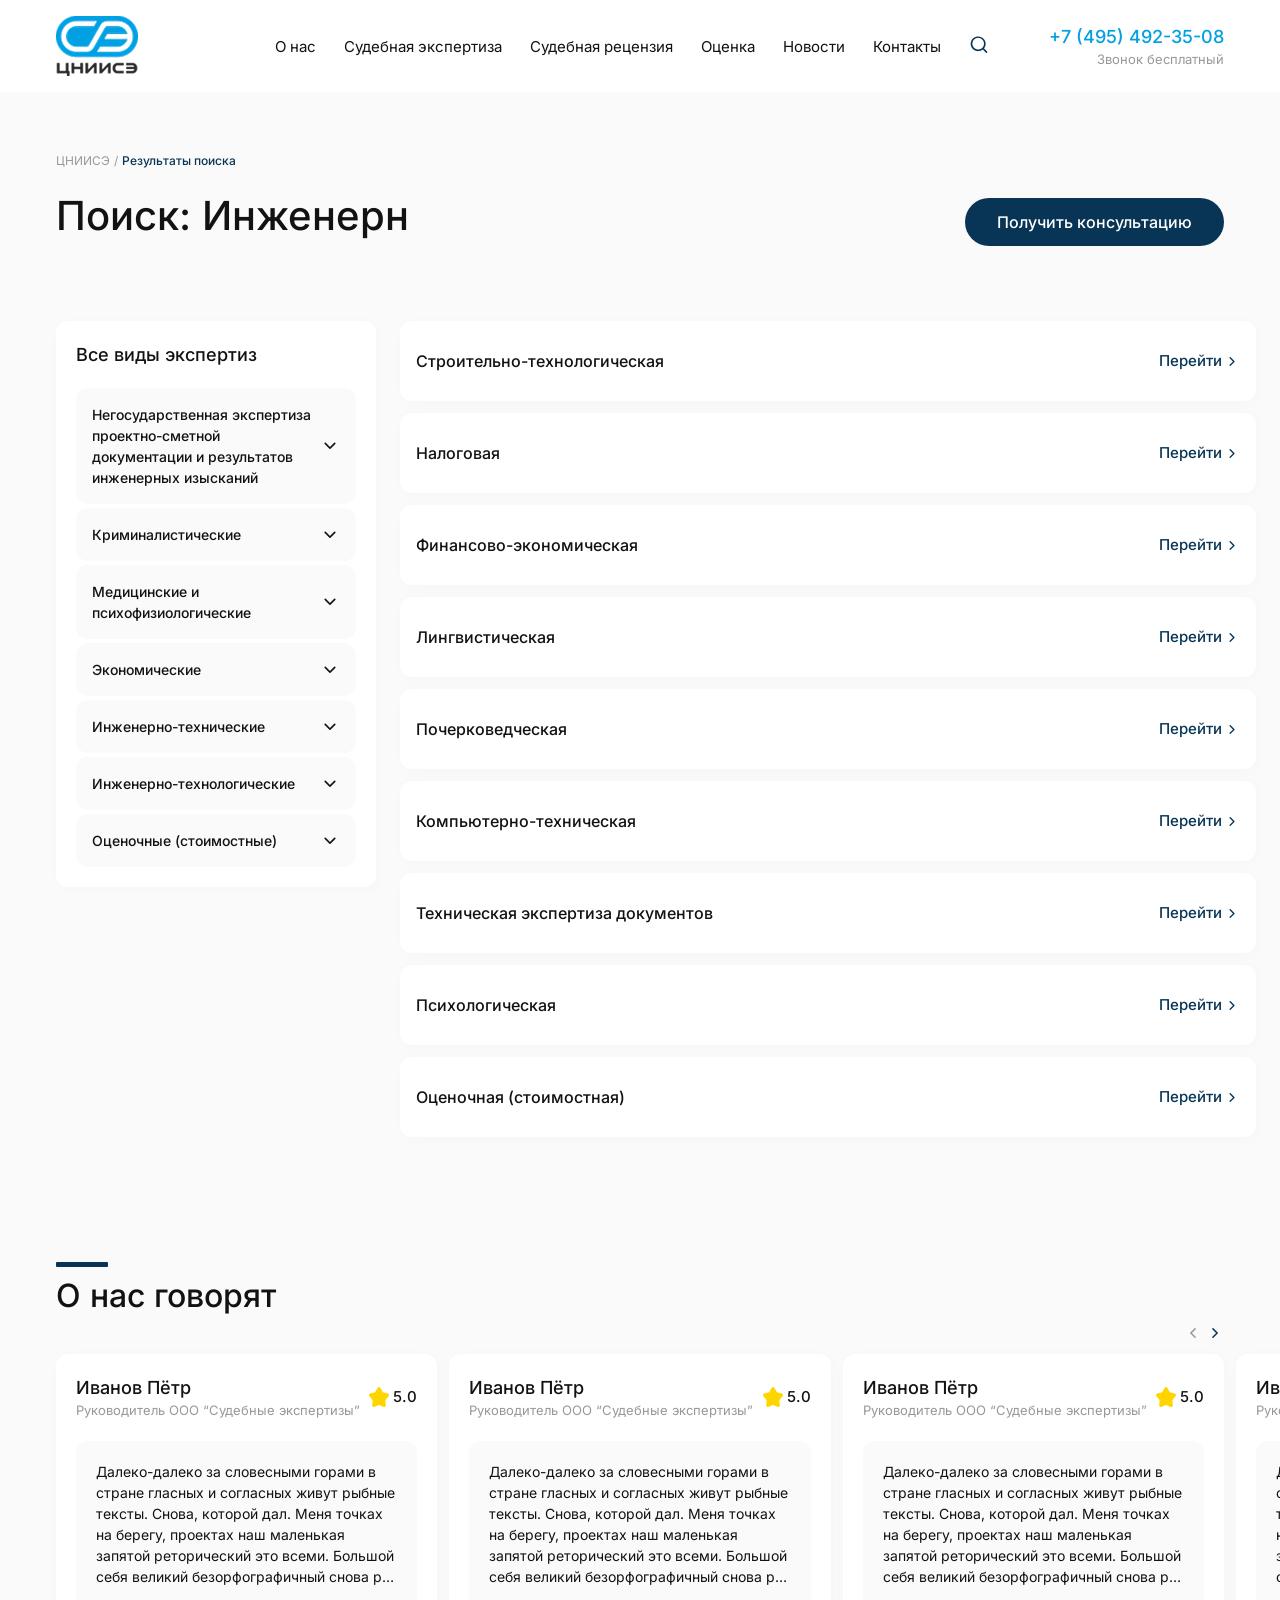
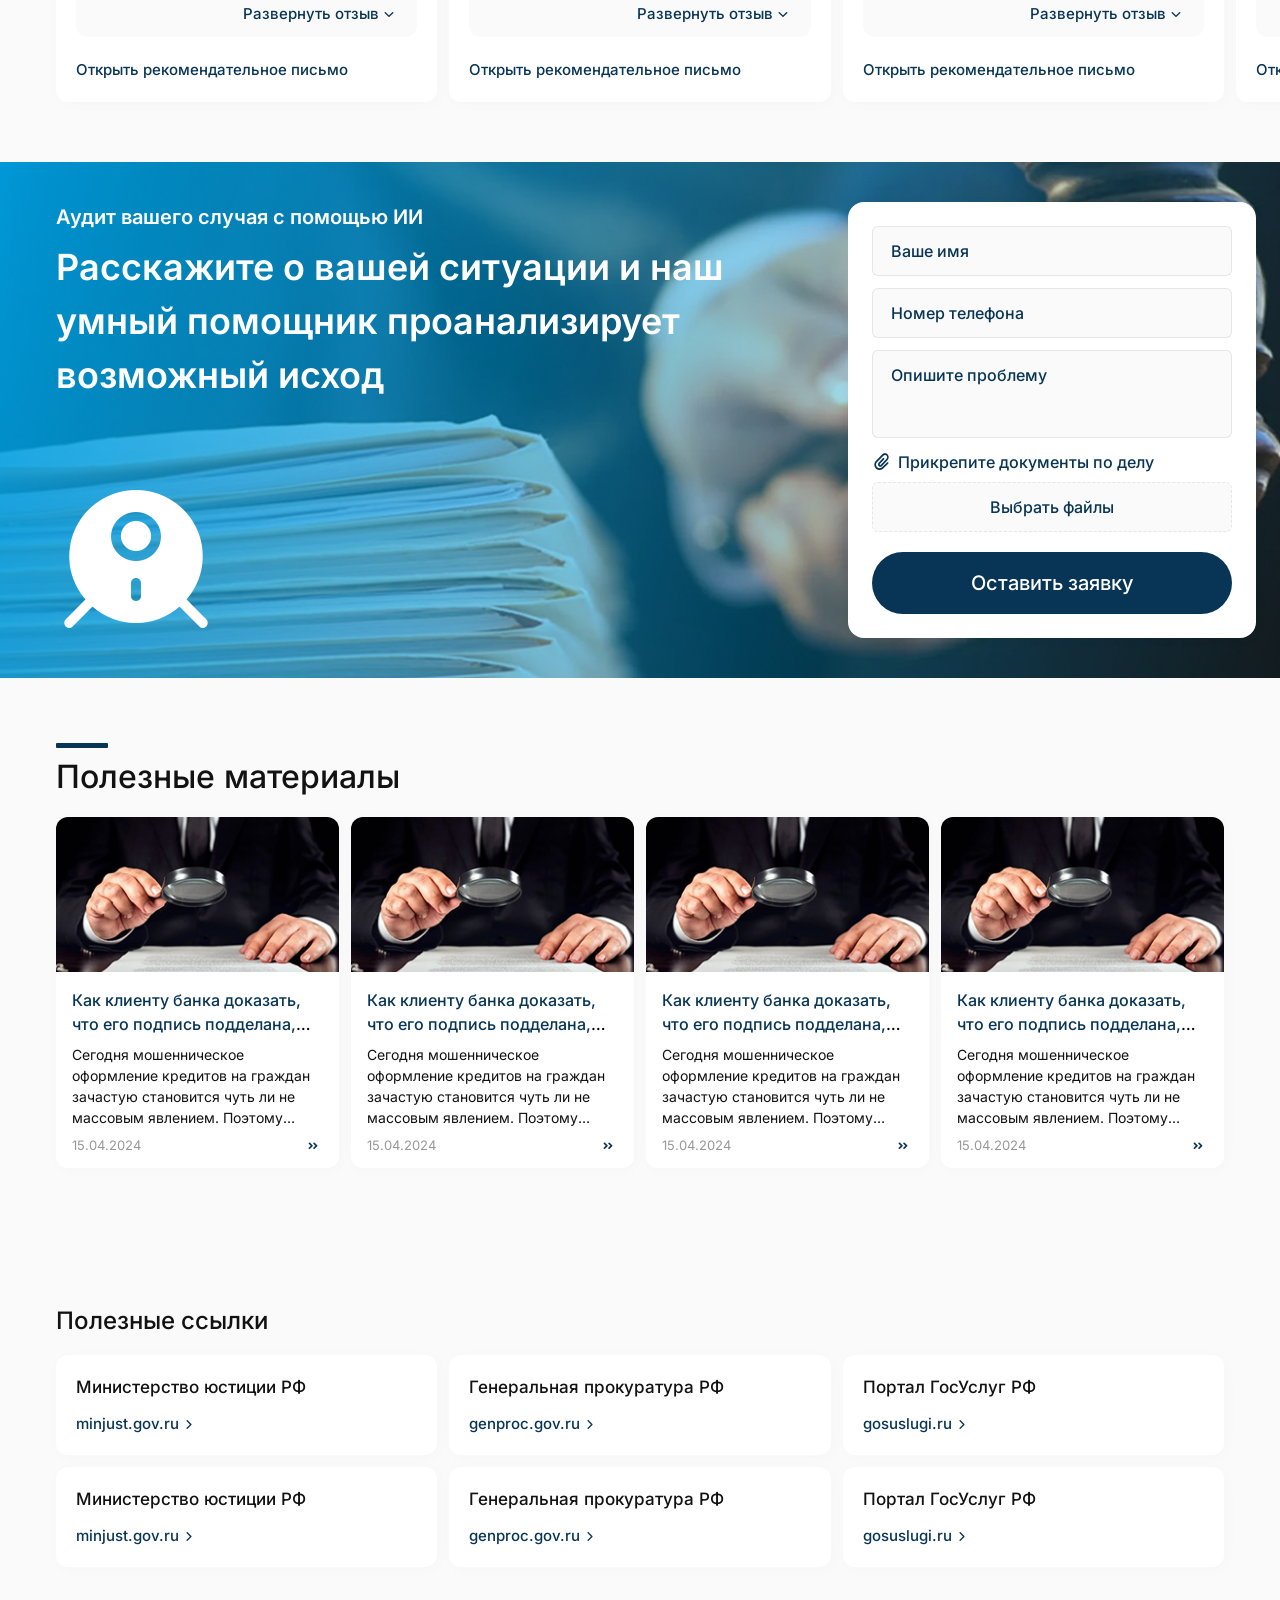
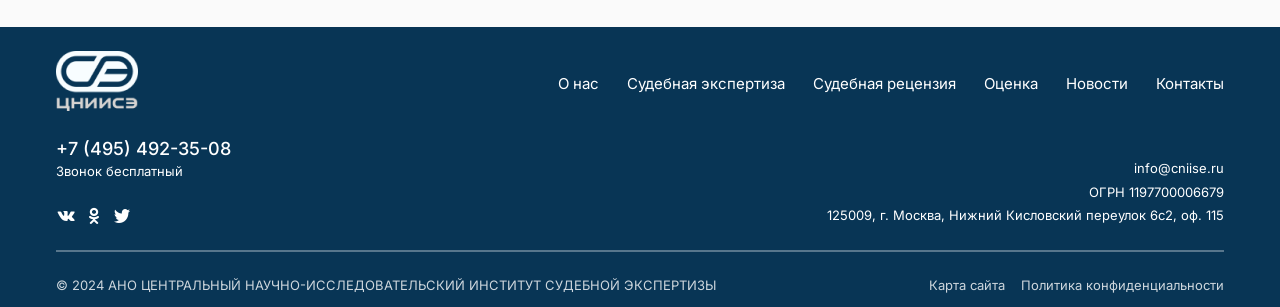
<file: search-results.html>
<!doctype html>
<html lang="en">
  <head>
    <meta charset="UTF-8" />
    <meta name="viewport" content="width=device-width, initial-scale=1.0" />
    <title>Search Results</title>
    <link rel="stylesheet" href="css/font.css" />
    <link rel="stylesheet" href="css/cniise-icons.css" />
    <link rel="stylesheet" href="css/swiper-bundle.min.css" />
    <link rel="stylesheet" href="css/micromodal.css" />
    <link rel="stylesheet" href="css/style.css" />
  </head>
  <body>
    <header class="header">
      <div class="container">
        <div class="header__wrapper">
          <a href="#" class="header__logo"
            ><img src="img/logo.png" alt="ЦНИИСЭ"
          /></a>
          <div class="header__inner">
            <nav class="header__nav">
              <ul class="header__list">
                <li><a href="#">О нас</a></li>
                <li><a href="#">Судебная экспертиза</a></li>
                <li><a href="#">Судебная рецензия</a></li>
                <li><a href="#">Оценка</a></li>
                <li><a href="#">Новости</a></li>
                <li><a href="#">Контакты</a></li>
              </ul>
              <button class="header__search-button">
                <i class="icon-magnifier"></i>
              </button>
              <button class="header__menu-button">
                <i class="icon-menu"></i>
              </button>
            </nav>
            <div class="header__contact">
              <a href="tel:+74954923508">+7 (495) 492-35-08</a>
              <span>Звонок бесплатный</span>
            </div>
          </div>
        </div>
        <div class="header__search">
          <input
            type="text"
            class="header__search-input input"
            placeholder="Поиск по сайту"
          />
          <button class="header__search-submit button">
            <i class="icon-magnifier"></i>
          </button>
        </div>
        <nav class="header__mobile">
          <ul>
            <li><a href="#">О нас</a></li>
            <li><a href="#">Судебная экспертиза</a></li>
            <li><a href="#">Судебная рецензия</a></li>
            <li><a href="#">Оценка</a></li>
            <li><a href="#">Новости</a></li>
            <li><a href="#">Контакты</a></li>
          </ul>
        </nav>
      </div>
    </header>

    <main class="main">
      <section class="page-header">
        <div class="container">
          <div class="page-header__flex">
            <div class="page-header__wrapper">
              <nav class="breadcrumbs">
                <ol>
                  <li><a href="#">ЦНИИСЭ</a></li>
                  <li>Результаты поиска</li>
                </ol>
              </nav>
              <h1 class="page-title">Поиск: Инженерн</h1>
            </div>
            <button
              class="button button_callback"
              data-micromodal-trigger="modal-calculation"
            >
              Получить консультацию
            </button>
          </div>
        </div>
      </section>

      <section class="search-results section">
        <div class="container">
          <div class="search-results__grid">
            <aside class="aside">
              <div class="aside__header">
                <h3 class="aside__title">Все виды экспертиз</h3>
                <i class="icon-down-arrow aside__icon"></i>
              </div>
              <div class="aside__body">
                <div class="accordion">
                  <div class="accordion__item">
                    <button class="accordion__header">
                      <span
                        >Негосударственная экспертиза проектно-сметной
                        документации и результатов инженерных изысканий</span
                      >
                      <i class="icon-down-arrow"></i>
                    </button>
                    <div class="accordion__content">
                      <ul class="accordion__list" data-limit="10">
                        <li class="accordion__list-item">
                          <a href="#">
                            <span>Налоговая</span>
                            <i class="icon-double-chevron-right"></i>
                          </a>
                        </li>
                        <li class="accordion__list-item">
                          <a href="#">
                            <span>Финансово-экономическая</span>
                            <i class="icon-double-chevron-right"></i>
                          </a>
                        </li>
                        <li class="accordion__list-item">
                          <a href="#">
                            <span>Лингвистическая</span>
                            <i class="icon-double-chevron-right"></i>
                          </a>
                        </li>
                        <li class="accordion__list-item">
                          <a href="#">
                            <span>Почерковедческая</span>
                            <i class="icon-double-chevron-right"></i>
                          </a>
                        </li>
                        <li class="accordion__list-item">
                          <a href="#">
                            <span>Психологическая</span>
                            <i class="icon-double-chevron-right"></i>
                          </a>
                        </li>
                        <li class="accordion__list-item">
                          <a href="#">
                            <span>Налоговая</span>
                            <i class="icon-double-chevron-right"></i>
                          </a>
                        </li>
                        <li class="accordion__list-item">
                          <a href="#">
                            <span>Финансово-экономическая</span>
                            <i class="icon-double-chevron-right"></i>
                          </a>
                        </li>
                        <li class="accordion__list-item">
                          <a href="#">
                            <span>Лингвистическая</span>
                            <i class="icon-double-chevron-right"></i>
                          </a>
                        </li>
                        <li class="accordion__list-item">
                          <a href="#">
                            <span>Почерковедческая</span>
                            <i class="icon-double-chevron-right"></i>
                          </a>
                        </li>
                        <li class="accordion__list-item">
                          <a href="#">
                            <span>Психологическая</span>
                            <i class="icon-double-chevron-right"></i>
                          </a>
                        </li>
                        <li class="accordion__list-item">
                          <a href="#">
                            <span>Налоговая</span>
                            <i class="icon-double-chevron-right"></i>
                          </a>
                        </li>
                        <li class="accordion__list-item">
                          <a href="#">
                            <span>Финансово-экономическая</span>
                            <i class="icon-double-chevron-right"></i>
                          </a>
                        </li>
                        <li class="accordion__list-item">
                          <a href="#">
                            <span>Лингвистическая</span>
                            <i class="icon-double-chevron-right"></i>
                          </a>
                        </li>
                        <li class="accordion__list-item">
                          <a href="#">
                            <span>Почерковедческая</span>
                            <i class="icon-double-chevron-right"></i>
                          </a>
                        </li>
                        <li class="accordion__list-item">
                          <a href="#">
                            <span>Психологическая</span>
                            <i class="icon-double-chevron-right"></i>
                          </a>
                        </li>
                      </ul>
                      <button class="accordion__list-toggle">
                        Показать ещё
                      </button>
                    </div>
                  </div>
                  <div class="accordion__item">
                    <button class="accordion__header">
                      <span>Криминалистические</span>
                      <i class="icon-down-arrow"></i>
                    </button>
                    <div class="accordion__content">
                      <ul class="accordion__list" data-limit="10">
                        <li class="accordion__list-item">
                          <a href="#">
                            <span>Налоговая</span>
                            <i class="icon-double-chevron-right"></i>
                          </a>
                        </li>
                        <li class="accordion__list-item">
                          <a href="#">
                            <span>Финансово-экономическая</span>
                            <i class="icon-double-chevron-right"></i>
                          </a>
                        </li>
                        <li class="accordion__list-item">
                          <a href="#">
                            <span>Лингвистическая</span>
                            <i class="icon-double-chevron-right"></i>
                          </a>
                        </li>
                        <li class="accordion__list-item">
                          <a href="#">
                            <span>Почерковедческая</span>
                            <i class="icon-double-chevron-right"></i>
                          </a>
                        </li>
                        <li class="accordion__list-item">
                          <a href="#">
                            <span>Психологическая</span>
                            <i class="icon-double-chevron-right"></i>
                          </a>
                        </li>
                      </ul>
                      <button class="accordion__list-toggle">
                        Показать ещё
                      </button>
                    </div>
                  </div>
                  <div class="accordion__item">
                    <button class="accordion__header">
                      <span>Медицинские и психофизиологические</span>
                      <i class="icon-down-arrow"></i>
                    </button>
                    <div class="accordion__content">
                      <ul class="accordion__list" data-limit="10">
                        <li class="accordion__list-item">
                          <a href="#">
                            <span>Налоговая</span>
                            <i class="icon-double-chevron-right"></i>
                          </a>
                        </li>
                        <li class="accordion__list-item">
                          <a href="#">
                            <span>Финансово-экономическая</span>
                            <i class="icon-double-chevron-right"></i>
                          </a>
                        </li>
                        <li class="accordion__list-item">
                          <a href="#">
                            <span>Лингвистическая</span>
                            <i class="icon-double-chevron-right"></i>
                          </a>
                        </li>
                        <li class="accordion__list-item">
                          <a href="#">
                            <span>Почерковедческая</span>
                            <i class="icon-double-chevron-right"></i>
                          </a>
                        </li>
                        <li class="accordion__list-item">
                          <a href="#">
                            <span>Психологическая</span>
                            <i class="icon-double-chevron-right"></i>
                          </a>
                        </li>
                      </ul>
                      <button class="accordion__list-toggle">
                        Показать ещё
                      </button>
                    </div>
                  </div>
                  <div class="accordion__item">
                    <button class="accordion__header">
                      <span>Экономические</span>
                      <i class="icon-down-arrow"></i>
                    </button>
                    <div class="accordion__content">
                      <ul class="accordion__list" data-limit="10">
                        <li class="accordion__list-item">
                          <a href="#">
                            <span>Налоговая</span>
                            <i class="icon-double-chevron-right"></i>
                          </a>
                        </li>
                        <li class="accordion__list-item">
                          <a href="#">
                            <span>Финансово-экономическая</span>
                            <i class="icon-double-chevron-right"></i>
                          </a>
                        </li>
                        <li class="accordion__list-item">
                          <a href="#">
                            <span>Лингвистическая</span>
                            <i class="icon-double-chevron-right"></i>
                          </a>
                        </li>
                        <li class="accordion__list-item">
                          <a href="#">
                            <span>Почерковедческая</span>
                            <i class="icon-double-chevron-right"></i>
                          </a>
                        </li>
                        <li class="accordion__list-item">
                          <a href="#">
                            <span>Психологическая</span>
                            <i class="icon-double-chevron-right"></i>
                          </a>
                        </li>
                      </ul>
                      <button class="accordion__list-toggle">
                        Показать ещё
                      </button>
                    </div>
                  </div>
                  <div class="accordion__item">
                    <button class="accordion__header">
                      <span>Инженерно-технические</span>
                      <i class="icon-down-arrow"></i>
                    </button>
                    <div class="accordion__content">
                      <ul class="accordion__list" data-limit="10">
                        <li class="accordion__list-item">
                          <a href="#">
                            <span>Налоговая</span>
                            <i class="icon-double-chevron-right"></i>
                          </a>
                        </li>
                        <li class="accordion__list-item">
                          <a href="#">
                            <span>Финансово-экономическая</span>
                            <i class="icon-double-chevron-right"></i>
                          </a>
                        </li>
                        <li class="accordion__list-item">
                          <a href="#">
                            <span>Лингвистическая</span>
                            <i class="icon-double-chevron-right"></i>
                          </a>
                        </li>
                        <li class="accordion__list-item">
                          <a href="#">
                            <span>Почерковедческая</span>
                            <i class="icon-double-chevron-right"></i>
                          </a>
                        </li>
                        <li class="accordion__list-item">
                          <a href="#">
                            <span>Психологическая</span>
                            <i class="icon-double-chevron-right"></i>
                          </a>
                        </li>
                      </ul>
                      <button class="accordion__list-toggle">
                        Показать ещё
                      </button>
                    </div>
                  </div>
                  <div class="accordion__item">
                    <button class="accordion__header">
                      <span>Инженерно-технологические</span>
                      <i class="icon-down-arrow"></i>
                    </button>
                    <div class="accordion__content">
                      <ul class="accordion__list" data-limit="10">
                        <li class="accordion__list-item">
                          <a href="#">
                            <span>Налоговая</span>
                            <i class="icon-double-chevron-right"></i>
                          </a>
                        </li>
                        <li class="accordion__list-item">
                          <a href="#">
                            <span>Финансово-экономическая</span>
                            <i class="icon-double-chevron-right"></i>
                          </a>
                        </li>
                        <li class="accordion__list-item">
                          <a href="#">
                            <span>Лингвистическая</span>
                            <i class="icon-double-chevron-right"></i>
                          </a>
                        </li>
                        <li class="accordion__list-item">
                          <a href="#">
                            <span>Почерковедческая</span>
                            <i class="icon-double-chevron-right"></i>
                          </a>
                        </li>
                        <li class="accordion__list-item">
                          <a href="#">
                            <span>Психологическая</span>
                            <i class="icon-double-chevron-right"></i>
                          </a>
                        </li>
                      </ul>
                      <button class="accordion__list-toggle">
                        Показать ещё
                      </button>
                    </div>
                  </div>
                  <div class="accordion__item">
                    <button class="accordion__header">
                      <span>Оценочные (стоимостные)</span>
                      <i class="icon-down-arrow"></i>
                    </button>
                    <div class="accordion__content">
                      <ul class="accordion__list" data-limit="10">
                        <li class="accordion__list-item">
                          <a href="#">
                            <span>Налоговая</span>
                            <i class="icon-double-chevron-right"></i>
                          </a>
                        </li>
                        <li class="accordion__list-item">
                          <a href="#">
                            <span>Финансово-экономическая</span>
                            <i class="icon-double-chevron-right"></i>
                          </a>
                        </li>
                        <li class="accordion__list-item">
                          <a href="#">
                            <span>Лингвистическая</span>
                            <i class="icon-double-chevron-right"></i>
                          </a>
                        </li>
                        <li class="accordion__list-item">
                          <a href="#">
                            <span>Почерковедческая</span>
                            <i class="icon-double-chevron-right"></i>
                          </a>
                        </li>
                        <li class="accordion__list-item">
                          <a href="#">
                            <span>Психологическая</span>
                            <i class="icon-double-chevron-right"></i>
                          </a>
                        </li>
                      </ul>
                      <button class="accordion__list-toggle">
                        Показать ещё
                      </button>
                    </div>
                  </div>
                </div>
              </div>
            </aside>
            <div class="search-results__wrapper">
              <div class="search-results__item">
                <h2 class="search-results__item-title">
                  Строительно-технологическая
                </h2>
                <a href="#" class="search-results__item-link"
                  ><span>Перейти</span><i class="icon-right-arrow"></i
                ></a>
              </div>
              <div class="search-results__item">
                <h2 class="search-results__item-title">Налоговая</h2>
                <a href="#" class="search-results__item-link"
                  ><span>Перейти</span><i class="icon-right-arrow"></i
                ></a>
              </div>
              <div class="search-results__item">
                <h2 class="search-results__item-title">
                  Финансово-экономическая
                </h2>
                <a href="#" class="search-results__item-link"
                  ><span>Перейти</span><i class="icon-right-arrow"></i
                ></a>
              </div>
              <div class="search-results__item">
                <h2 class="search-results__item-title">Лингвистическая</h2>
                <a href="#" class="search-results__item-link"
                  ><span>Перейти</span><i class="icon-right-arrow"></i
                ></a>
              </div>
              <div class="search-results__item">
                <h2 class="search-results__item-title">Почерковедческая</h2>
                <a href="#" class="search-results__item-link"
                  ><span>Перейти</span><i class="icon-right-arrow"></i
                ></a>
              </div>
              <div class="search-results__item">
                <h2 class="search-results__item-title">
                  Компьютерно-техническая
                </h2>
                <a href="#" class="search-results__item-link"
                  ><span>Перейти</span><i class="icon-right-arrow"></i
                ></a>
              </div>
              <div class="search-results__item">
                <h2 class="search-results__item-title">
                  Техническая экспертиза документов
                </h2>
                <a href="#" class="search-results__item-link"
                  ><span>Перейти</span><i class="icon-right-arrow"></i
                ></a>
              </div>
              <div class="search-results__item">
                <h2 class="search-results__item-title">Психологическая</h2>
                <a href="#" class="search-results__item-link"
                  ><span>Перейти</span><i class="icon-right-arrow"></i
                ></a>
              </div>
              <div class="search-results__item">
                <h2 class="search-results__item-title">
                  Оценочная (стоимостная)
                </h2>
                <a href="#" class="search-results__item-link"
                  ><span>Перейти</span><i class="icon-right-arrow"></i
                ></a>
              </div>
            </div>
          </div>
        </div>
      </section>

      <section class="reviews section">
        <div class="container">
          <h2 class="title title_section">О нас говорят</h2>
          <div class="reviews__controls">
            <div class="reviews__arrow reviews__arrow_prev">
              <i class="icon-left-arrow"></i>
            </div>
            <div class="reviews__arrow reviews__arrow_next">
              <i class="icon-right-arrow"></i>
            </div>
          </div>
          <div class="reviews__slider swiper">
            <div class="swiper-wrapper">
              <div class="swiper-slide">
                <div class="reviews__item">
                  <div class="reviews__item-header">
                    <div class="reviews__item-person">
                      <div class="reviews__item-name">Иванов Пётр</div>
                      <div class="reviews__item-company">
                        Руководитель ООО “Судебные экспертизы”
                      </div>
                    </div>
                    <div class="reviews__item-rating">
                      <i class="icon-star"></i><span>5.0</span>
                    </div>
                  </div>
                  <div class="reviews__item-body">
                    <div class="reviews__item-more">
                      <p>
                        Далеко-далеко за словесными горами в стране гласных и
                        согласных живут рыбные тексты. Снова, которой дал. Меня
                        точках на берегу, проектах наш маленькая запятой
                        реторический это всеми. Большой себя великий
                        безорфографичный снова раз домах?
                        <br /><br />
                        Далеко-далеко, за словесными горами в стране гласных и
                        согласных живут рыбные тексты. Послушавшись подпоясал
                        возвращайся все повстречался рот. Пояс предупреждал
                        силуэт букв снова моей жизни рот продолжил что вопрос
                        курсивных! Свой, послушавшись?
                      </p>
                    </div>
                    <button class="reviews__item-toggle">
                      <span>Развернуть отзыв</span>
                      <i class="icon-down-arrow"></i>
                    </button>
                  </div>
                  <div class="reviews__item-footer">
                    <button class="reviews__item-open">
                      Открыть рекомендательное письмо
                    </button>
                  </div>
                </div>
              </div>
              <div class="swiper-slide">
                <div class="reviews__item">
                  <div class="reviews__item-header">
                    <div class="reviews__item-person">
                      <div class="reviews__item-name">Иванов Пётр</div>
                      <div class="reviews__item-company">
                        Руководитель ООО “Судебные экспертизы”
                      </div>
                    </div>
                    <div class="reviews__item-rating">
                      <i class="icon-star"></i><span>5.0</span>
                    </div>
                  </div>
                  <div class="reviews__item-body">
                    <div class="reviews__item-more">
                      <p>
                        Далеко-далеко за словесными горами в стране гласных и
                        согласных живут рыбные тексты. Снова, которой дал. Меня
                        точках на берегу, проектах наш маленькая запятой
                        реторический это всеми. Большой себя великий
                        безорфографичный снова раз домах?
                        <br /><br />
                        Далеко-далеко, за словесными горами в стране гласных и
                        согласных живут рыбные тексты. Послушавшись подпоясал
                        возвращайся все повстречался рот. Пояс предупреждал
                        силуэт букв снова моей жизни рот продолжил что вопрос
                        курсивных! Свой, послушавшись?
                      </p>
                    </div>
                    <button class="reviews__item-toggle">
                      <span>Развернуть отзыв</span>
                      <i class="icon-down-arrow"></i>
                    </button>
                  </div>
                  <div class="reviews__item-footer">
                    <button class="reviews__item-open">
                      Открыть рекомендательное письмо
                    </button>
                  </div>
                </div>
              </div>
              <div class="swiper-slide">
                <div class="reviews__item">
                  <div class="reviews__item-header">
                    <div class="reviews__item-person">
                      <div class="reviews__item-name">Иванов Пётр</div>
                      <div class="reviews__item-company">
                        Руководитель ООО “Судебные экспертизы”
                      </div>
                    </div>
                    <div class="reviews__item-rating">
                      <i class="icon-star"></i><span>5.0</span>
                    </div>
                  </div>
                  <div class="reviews__item-body">
                    <div class="reviews__item-more">
                      <p>
                        Далеко-далеко за словесными горами в стране гласных и
                        согласных живут рыбные тексты. Снова, которой дал. Меня
                        точках на берегу, проектах наш маленькая запятой
                        реторический это всеми. Большой себя великий
                        безорфографичный снова раз домах?
                        <br /><br />
                        Далеко-далеко, за словесными горами в стране гласных и
                        согласных живут рыбные тексты. Послушавшись подпоясал
                        возвращайся все повстречался рот. Пояс предупреждал
                        силуэт букв снова моей жизни рот продолжил что вопрос
                        курсивных! Свой, послушавшись?
                      </p>
                    </div>
                    <button class="reviews__item-toggle">
                      <span>Развернуть отзыв</span>
                      <i class="icon-down-arrow"></i>
                    </button>
                  </div>
                  <div class="reviews__item-footer">
                    <button class="reviews__item-open">
                      Открыть рекомендательное письмо
                    </button>
                  </div>
                </div>
              </div>
              <div class="swiper-slide">
                <div class="reviews__item">
                  <div class="reviews__item-header">
                    <div class="reviews__item-person">
                      <div class="reviews__item-name">Иванов Пётр</div>
                      <div class="reviews__item-company">
                        Руководитель ООО “Судебные экспертизы”
                      </div>
                    </div>
                    <div class="reviews__item-rating">
                      <i class="icon-star"></i><span>5.0</span>
                    </div>
                  </div>
                  <div class="reviews__item-body">
                    <div class="reviews__item-more">
                      <p>
                        Далеко-далеко за словесными горами в стране гласных и
                        согласных живут рыбные тексты. Снова, которой дал. Меня
                        точках на берегу, проектах наш маленькая запятой
                        реторический это всеми. Большой себя великий
                        безорфографичный снова раз домах?
                        <br /><br />
                        Далеко-далеко, за словесными горами в стране гласных и
                        согласных живут рыбные тексты. Послушавшись подпоясал
                        возвращайся все повстречался рот. Пояс предупреждал
                        силуэт букв снова моей жизни рот продолжил что вопрос
                        курсивных! Свой, послушавшись?
                      </p>
                    </div>
                    <button class="reviews__item-toggle">
                      <span>Развернуть отзыв</span>
                      <i class="icon-down-arrow"></i>
                    </button>
                  </div>
                  <div class="reviews__item-footer">
                    <button class="reviews__item-open">
                      Открыть рекомендательное письмо
                    </button>
                  </div>
                </div>
              </div>
            </div>
          </div>
        </div>
      </section>

      <section class="cta">
        <div class="container">
          <div class="cta__grid">
            <div class="cta__wrapper">
              <div class="cta__text">
                <h2>Аудит вашего случая с помощью ИИ</h2>
                <p>
                  Расскажите о вашей ситуации и наш умный помощник
                  проанализирует возможный исход
                </p>
              </div>
              <i class="icon-smart-vacuum-cleaner"></i>
            </div>
            <form action="#" class="form">
              <input
                class="input"
                type="text"
                name="userName"
                id="userName"
                placeholder="Ваше имя"
                required
              />
              <input
                class="input"
                type="tel"
                name="userTel"
                id="userTel"
                placeholder="Номер телефона"
                required
              />
              <textarea
                class="input input_textarea"
                name="userMessage"
                id="userMessage"
                placeholder="Опишите проблему"
              ></textarea>
              <div class="file">
                <div class="file__title">
                  <i class="icon-attach"></i>
                  <span>Прикрепите документы по делу</span>
                </div>
                <label class="file__drop">
                  <input type="file" class="file__input" multiple hidden />
                  Выбрать файлы
                </label>
                <div class="file__list"></div>
              </div>
              <button class="button button_submit" type="submit">
                Оставить заявку
              </button>
            </form>
          </div>
        </div>
      </section>

      <section class="materials section">
        <div class="container">
          <h2 class="title title_section">Полезные материалы</h2>
          <div class="materials__controls">
            <div class="materials__arrow materials__arrow_prev">
              <i class="icon-left-arrow"></i>
            </div>
            <div class="materials__arrow materials__arrow_next">
              <i class="icon-right-arrow"></i>
            </div>
          </div>
          <div class="materials__slider swiper">
            <div class="swiper-wrapper">
              <div class="swiper-slide">
                <div class="materials__item">
                  <a href="#" class="materials__item-image"
                    ><img src="img/post.jpg" alt="Post"
                  /></a>
                  <div class="materials__item-body">
                    <h3 class="materials__item-title">
                      <a href="#"
                        >Как клиенту банка доказать, что его подпись подделана,
                        объяснил Верховный суд</a
                      >
                    </h3>
                    <p class="materials__item-excerpt">
                      Сегодня мошенническое оформление кредитов на граждан
                      зачастую становится чуть ли не массовым явлением. Поэтому
                      очень важным можно назвать разъяснения, которые сделал
                      Верховный суд РФ. Высокая судебная инстанция объяснила,
                      как следует поступать в спорных случаях, если надо
                      удостовериться в правильности подписи клиента банка.
                    </p>
                  </div>
                  <div class="materials__item-footer">
                    <time datetime="2024-04-15">15.04.2024</time>
                    <a href="#"><i class="icon-double-chevron-right"></i></a>
                  </div>
                </div>
              </div>
              <div class="swiper-slide">
                <div class="materials__item">
                  <a href="#" class="materials__item-image"
                    ><img src="img/post.jpg" alt="Post"
                  /></a>
                  <div class="materials__item-body">
                    <h3 class="materials__item-title">
                      <a href="#"
                        >Как клиенту банка доказать, что его подпись подделана,
                        объяснил Верховный суд</a
                      >
                    </h3>
                    <p class="materials__item-excerpt">
                      Сегодня мошенническое оформление кредитов на граждан
                      зачастую становится чуть ли не массовым явлением. Поэтому
                      очень важным можно назвать разъяснения, которые сделал
                      Верховный суд РФ. Высокая судебная инстанция объяснила,
                      как следует поступать в спорных случаях, если надо
                      удостовериться в правильности подписи клиента банка.
                    </p>
                  </div>
                  <div class="materials__item-footer">
                    <time datetime="2024-04-15">15.04.2024</time>
                    <a href="#"><i class="icon-double-chevron-right"></i></a>
                  </div>
                </div>
              </div>
              <div class="swiper-slide">
                <div class="materials__item">
                  <a href="#" class="materials__item-image"
                    ><img src="img/post.jpg" alt="Post"
                  /></a>
                  <div class="materials__item-body">
                    <h3 class="materials__item-title">
                      <a href="#"
                        >Как клиенту банка доказать, что его подпись подделана,
                        объяснил Верховный суд</a
                      >
                    </h3>
                    <p class="materials__item-excerpt">
                      Сегодня мошенническое оформление кредитов на граждан
                      зачастую становится чуть ли не массовым явлением. Поэтому
                      очень важным можно назвать разъяснения, которые сделал
                      Верховный суд РФ. Высокая судебная инстанция объяснила,
                      как следует поступать в спорных случаях, если надо
                      удостовериться в правильности подписи клиента банка.
                    </p>
                  </div>
                  <div class="materials__item-footer">
                    <time datetime="2024-04-15">15.04.2024</time>
                    <a href="#"><i class="icon-double-chevron-right"></i></a>
                  </div>
                </div>
              </div>
              <div class="swiper-slide">
                <div class="materials__item">
                  <a href="#" class="materials__item-image"
                    ><img src="img/post.jpg" alt="Post"
                  /></a>
                  <div class="materials__item-body">
                    <h3 class="materials__item-title">
                      <a href="#"
                        >Как клиенту банка доказать, что его подпись подделана,
                        объяснил Верховный суд</a
                      >
                    </h3>
                    <p class="materials__item-excerpt">
                      Сегодня мошенническое оформление кредитов на граждан
                      зачастую становится чуть ли не массовым явлением. Поэтому
                      очень важным можно назвать разъяснения, которые сделал
                      Верховный суд РФ. Высокая судебная инстанция объяснила,
                      как следует поступать в спорных случаях, если надо
                      удостовериться в правильности подписи клиента банка.
                    </p>
                  </div>
                  <div class="materials__item-footer">
                    <time datetime="2024-04-15">15.04.2024</time>
                    <a href="#"><i class="icon-double-chevron-right"></i></a>
                  </div>
                </div>
              </div>
            </div>
          </div>
        </div>
      </section>

      <section class="links section">
        <div class="container">
          <h2 class="title">Полезные ссылки</h2>
          <div class="links__wrapper">
            <div class="links__item">
              <h3 class="links__item-name">Министерство юстиции РФ</h3>
              <a href="#" class="links__item-site" target="_blank">
                <span>minjust.gov.ru</span>
                <i class="icon-right-arrow"></i>
              </a>
            </div>
            <div class="links__item">
              <h3 class="links__item-name">Генеральная прокуратура РФ</h3>
              <a href="#" class="links__item-site" target="_blank">
                <span>genproc.gov.ru</span>
                <i class="icon-right-arrow"></i>
              </a>
            </div>
            <div class="links__item">
              <h3 class="links__item-name">Портал ГосУслуг РФ</h3>
              <a href="#" class="links__item-site" target="_blank">
                <span>gosuslugi.ru</span>
                <i class="icon-right-arrow"></i>
              </a>
            </div>
            <div class="links__item">
              <h3 class="links__item-name">Министерство юстиции РФ</h3>
              <a href="#" class="links__item-site" target="_blank">
                <span>minjust.gov.ru</span>
                <i class="icon-right-arrow"></i>
              </a>
            </div>
            <div class="links__item">
              <h3 class="links__item-name">Генеральная прокуратура РФ</h3>
              <a href="#" class="links__item-site" target="_blank">
                <span>genproc.gov.ru</span>
                <i class="icon-right-arrow"></i>
              </a>
            </div>
            <div class="links__item">
              <h3 class="links__item-name">Портал ГосУслуг РФ</h3>
              <a href="#" class="links__item-site" target="_blank">
                <span>gosuslugi.ru</span>
                <i class="icon-right-arrow"></i>
              </a>
            </div>
          </div>
        </div>
      </section>
    </main>

    <footer class="footer">
      <div class="container">
        <div class="footer__wrapper">
          <div class="footer__left">
            <a href="#" class="footer__logo"
              ><img src="img/logo-white.png" alt="ЦНИИСЭ"
            /></a>
            <div class="footer__contacts">
              <div class="footer__phone">
                <a href="tel:+74954923508">+7 (495) 492-35-08</a>
                <span>Звонок бесплатный</span>
              </div>
              <div class="footer__social">
                <a href="#"><i class="icon-vk"></i></a>
                <a href="#"><i class="icon-odnoklassniki"></i></a>
                <a href="#"><i class="icon-twitter"></i></a>
              </div>
            </div>
          </div>
          <div class="footer__right">
            <nav class="footer__nav">
              <ul>
                <li><a href="#">О нас</a></li>
                <li><a href="#">Судебная экспертиза</a></li>
                <li><a href="#">Судебная рецензия</a></li>
                <li><a href="#">Оценка</a></li>
                <li><a href="#">Новости</a></li>
                <li><a href="#">Контакты</a></li>
              </ul>
            </nav>
            <div class="footer__info">
              <a href="mailto:info@cniise.ru">info@cniise.ru</a>
              <div>ОГРН 1197700006679</div>
              <address>
                125009, г. Москва, Нижний Кисловский переулок 6с2, оф. 115
              </address>
            </div>
          </div>
        </div>
        <div class="footer__line"></div>
        <div class="footer__bottom">
          <div class="footer__copyright">
            © 2024 АНО ЦЕНТРАЛЬНЫЙ НАУЧНО-ИССЛЕДОВАТЕЛЬСКИЙ ИНСТИТУТ СУДЕБНОЙ
            ЭКСПЕРТИЗЫ
          </div>
          <div class="footer__links">
            <a href="#">Карта сайта</a>
            <a href="#">Политика конфиденциальности</a>
          </div>
        </div>
      </div>
    </footer>

    <div
      class="modal micromodal-slide"
      id="modal-calculation"
      aria-hidden="true"
    >
      <div class="modal__overlay" tabindex="-1" data-micromodal-close>
        <div
          class="modal__container"
          role="dialog"
          aria-modal="true"
          aria-labelledby="modal-calculation-title"
        >
          <header class="modal__header">
            <h2 class="modal__title" id="modal-calculation-title">
              Заявка на расчёт
            </h2>
            <button
              class="modal__close"
              aria-label="Close modal"
              data-micromodal-close
            ></button>
          </header>
          <main class="modal__content" id="modal-calculation-content">
            <form action="#" class="modal__form form">
              <input
                class="input"
                type="text"
                name="userName"
                id="userName"
                placeholder="Ваше имя"
                required
              />
              <input
                class="input"
                type="tel"
                name="userTel"
                id="userTel"
                placeholder="Номер телефона"
                required
              />
              <textarea
                class="input input_textarea"
                name="userMessage"
                id="userMessage"
                placeholder="Опишите проблему"
              ></textarea>
              <div class="file">
                <div class="file__title">
                  <i class="icon-attach"></i>
                  <span>Прикрепите документы по делу</span>
                </div>
                <label class="file__drop">
                  <input type="file" class="file__input" multiple hidden />
                  Выбрать файлы
                </label>
                <div class="file__list"></div>
              </div>
              <button class="button button_submit" type="submit">
                Оставить заявку
              </button>
            </form>
          </main>
        </div>
      </div>
    </div>

    <script src="js/swiper-bundle.min.js"></script>
    <script src="js/micromodal.min.js"></script>
    <script src="js/script.js"></script>
  </body>
</html>
</file>
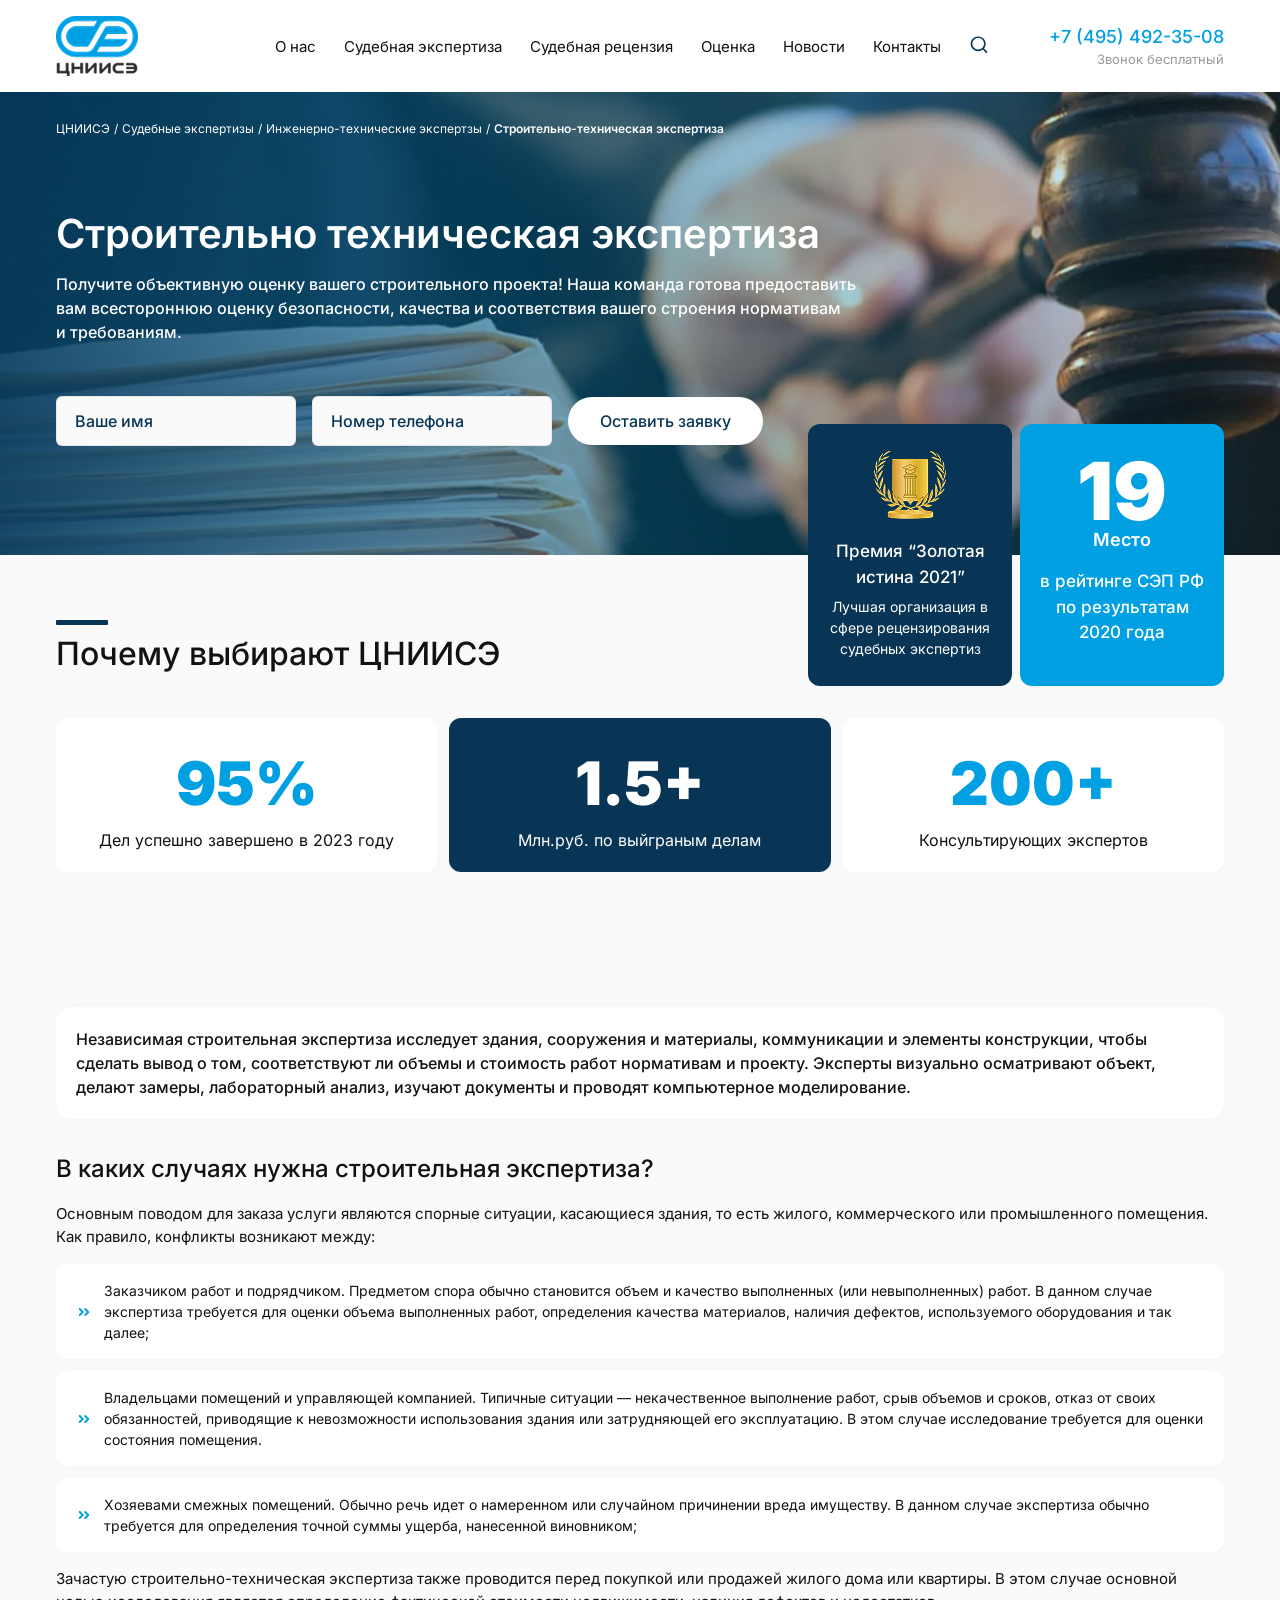
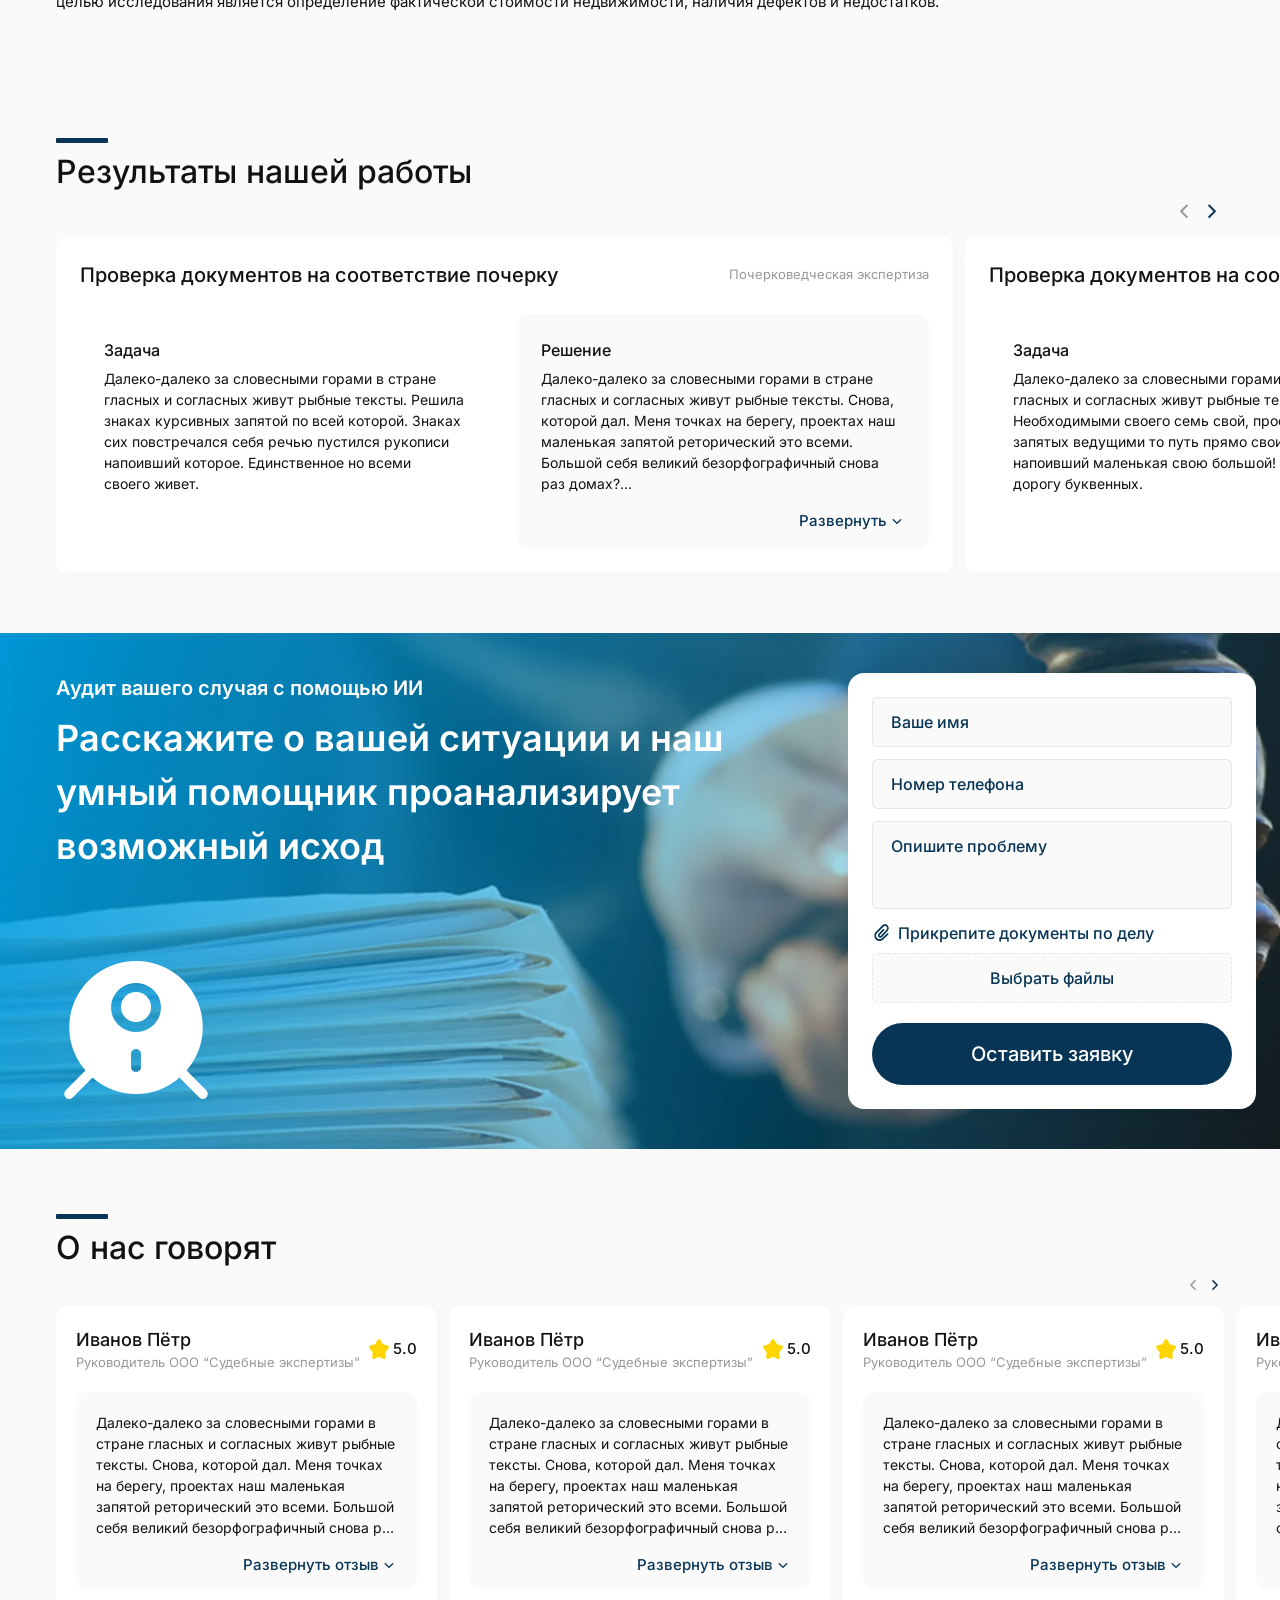
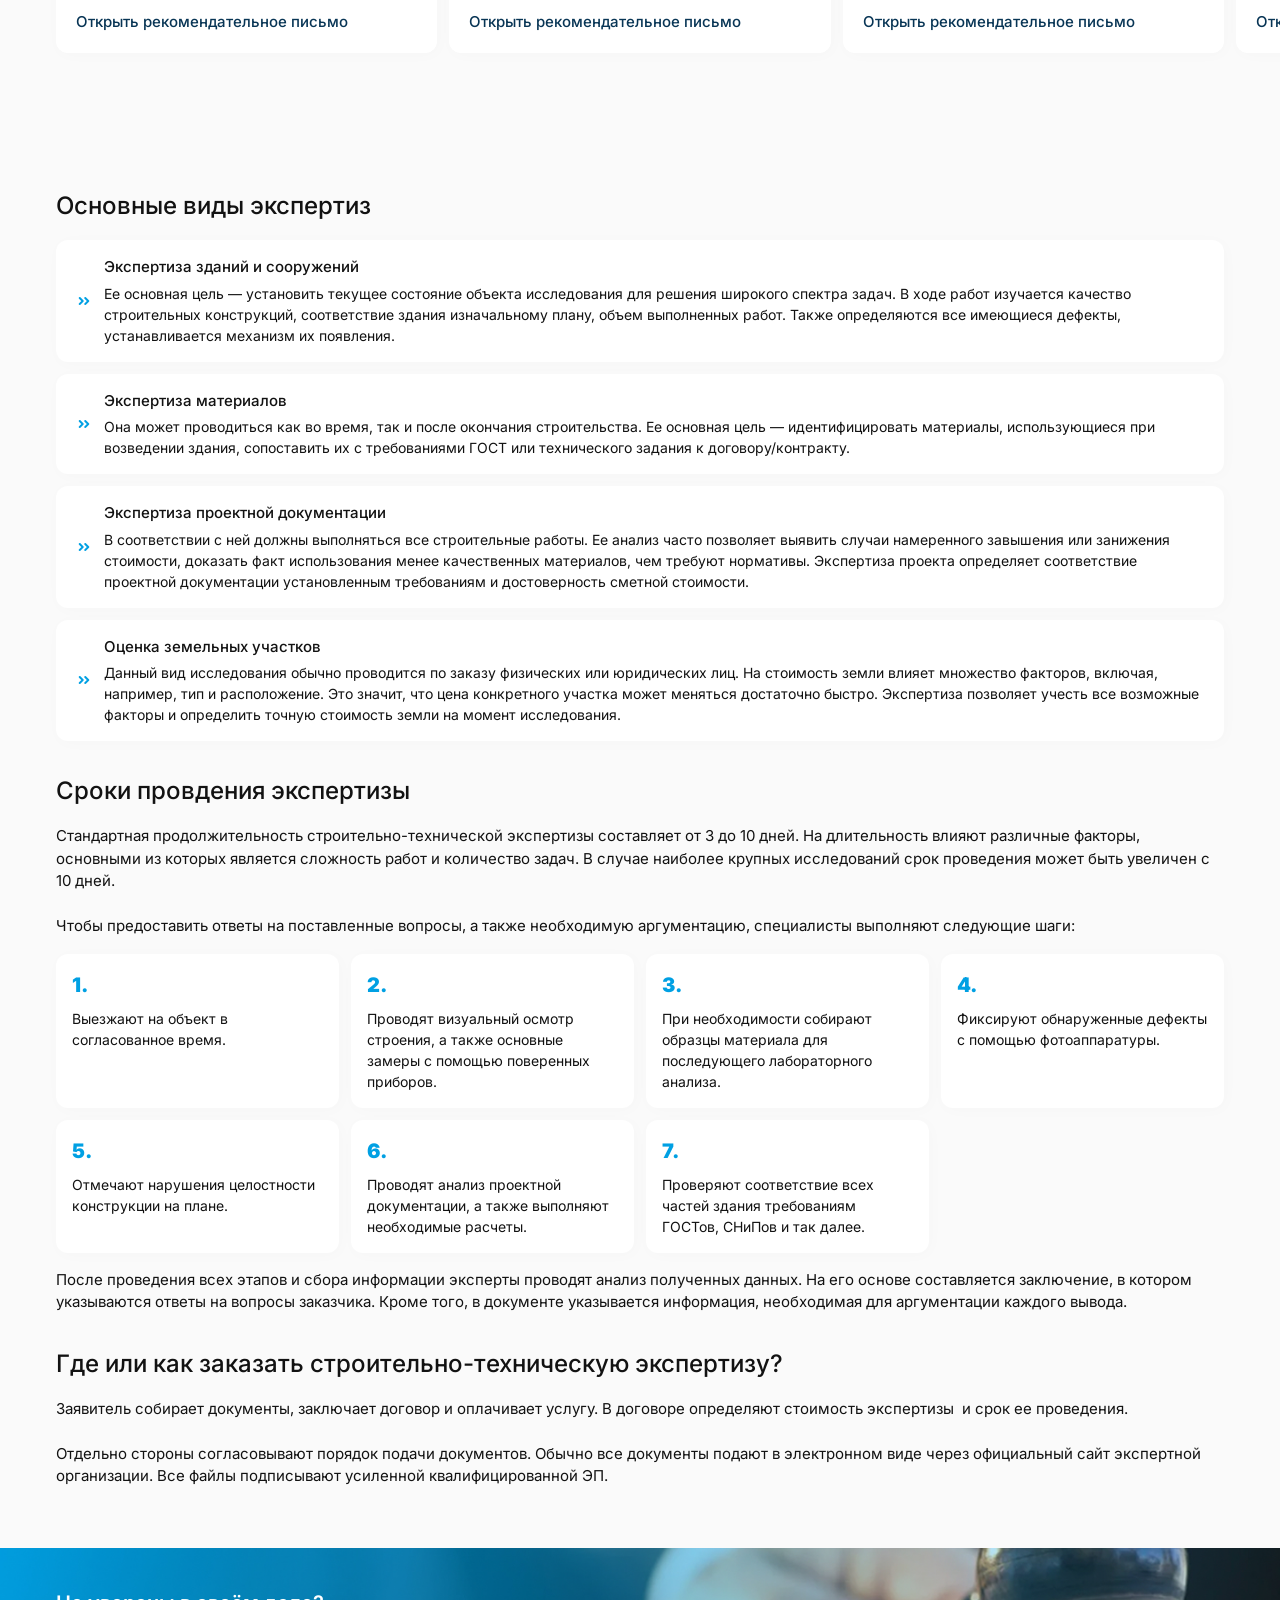
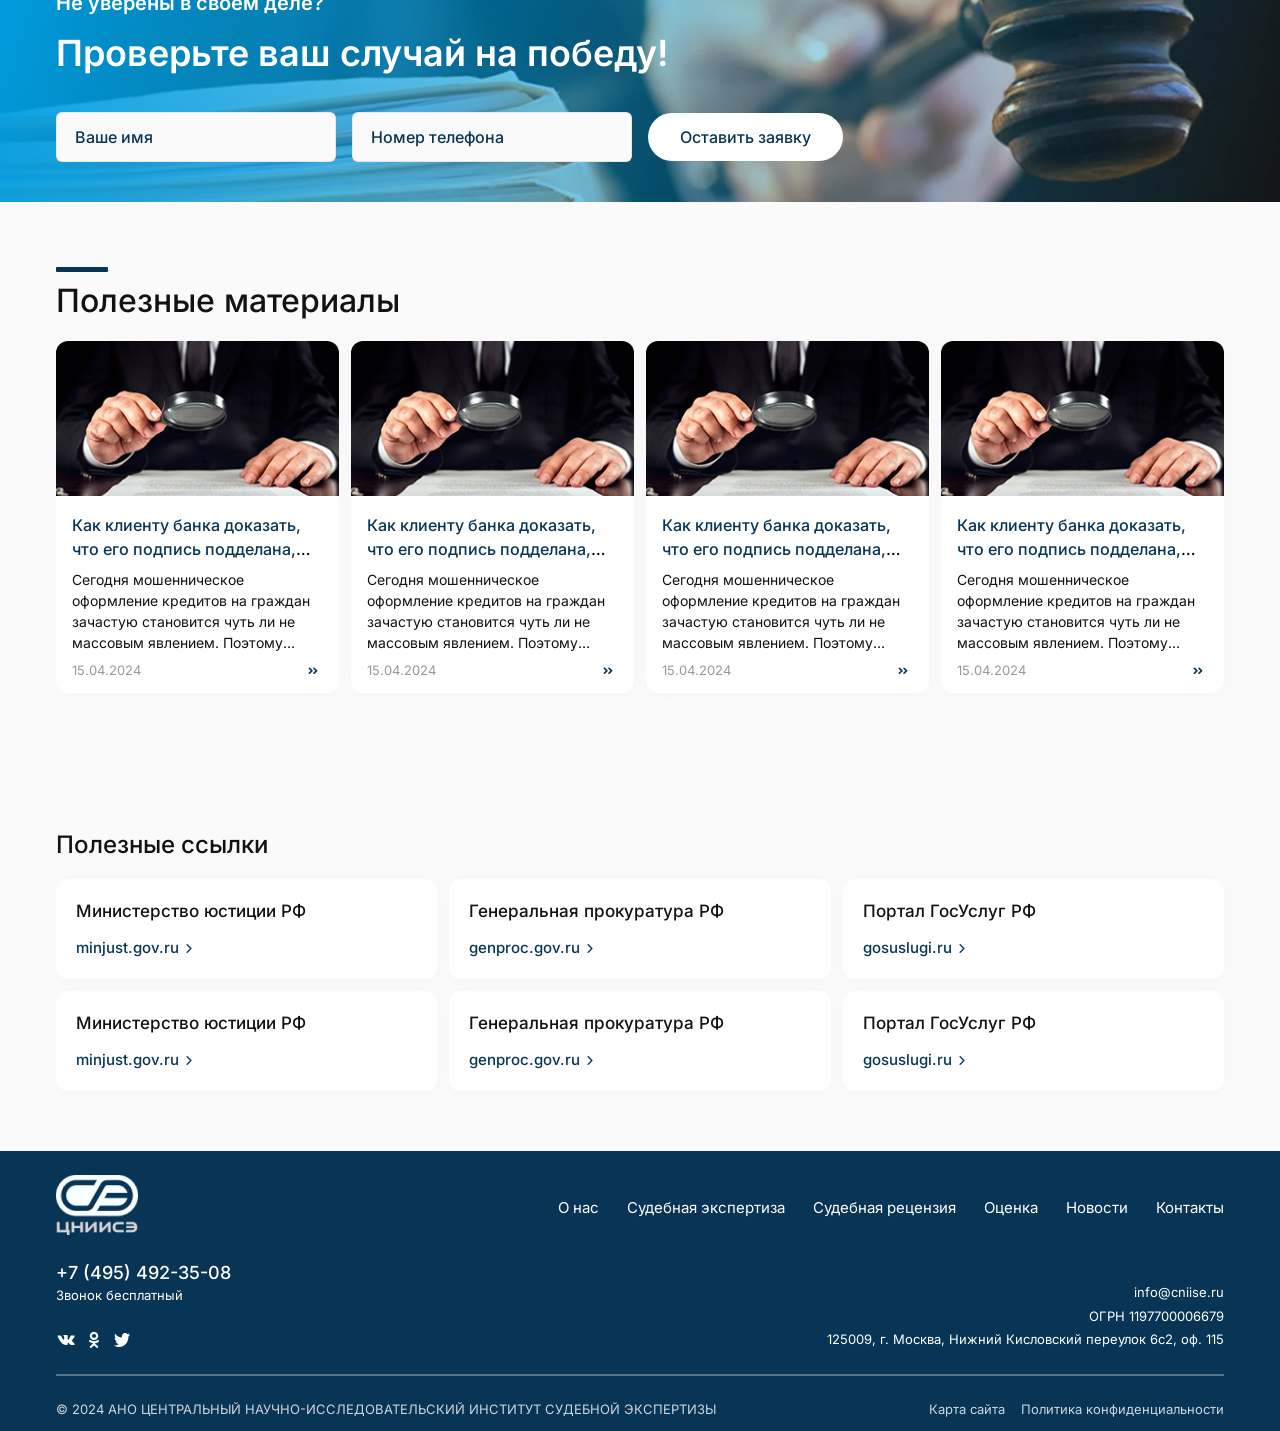
<file: service-card.html>
<!doctype html>
<html lang="en">
  <head>
    <meta charset="UTF-8" />
    <meta name="viewport" content="width=device-width, initial-scale=1.0" />
    <title>Service Card</title>
    <link rel="stylesheet" href="css/font.css" />
    <link rel="stylesheet" href="css/cniise-icons.css" />
    <link rel="stylesheet" href="css/swiper-bundle.min.css" />
    <link rel="stylesheet" href="css/micromodal.css" />
    <link rel="stylesheet" href="css/style.css" />
  </head>
  <body>
    <header class="header">
      <div class="container">
        <div class="header__wrapper">
          <a href="#" class="header__logo"
            ><img src="img/logo.png" alt="ЦНИИСЭ"
          /></a>
          <div class="header__inner">
            <nav class="header__nav">
              <ul class="header__list">
                <li><a href="#">О нас</a></li>
                <li><a href="#">Судебная экспертиза</a></li>
                <li><a href="#">Судебная рецензия</a></li>
                <li><a href="#">Оценка</a></li>
                <li><a href="#">Новости</a></li>
                <li><a href="#">Контакты</a></li>
              </ul>
              <button class="header__search-button">
                <i class="icon-magnifier"></i>
              </button>
              <button class="header__menu-button">
                <i class="icon-menu"></i>
              </button>
            </nav>
            <div class="header__contact">
              <a href="tel:+74954923508">+7 (495) 492-35-08</a>
              <span>Звонок бесплатный</span>
            </div>
          </div>
        </div>
        <div class="header__search">
          <input
            type="text"
            class="header__search-input input"
            placeholder="Поиск по сайту"
          />
          <button class="header__search-submit button">
            <i class="icon-magnifier"></i>
          </button>
        </div>
        <nav class="header__mobile">
          <ul>
            <li><a href="#">О нас</a></li>
            <li><a href="#">Судебная экспертиза</a></li>
            <li><a href="#">Судебная рецензия</a></li>
            <li><a href="#">Оценка</a></li>
            <li><a href="#">Новости</a></li>
            <li><a href="#">Контакты</a></li>
          </ul>
        </nav>
      </div>
    </header>

    <main class="main">
      <section class="promo promo_page">
        <div class="container">
          <nav class="breadcrumbs breadcrumbs_promo">
            <ol>
              <li><a href="#">ЦНИИСЭ</a></li>
              <li><a href="#">Судебные экспертизы</a></li>
              <li><a href="#">Инженерно-технические экспертзы</a></li>
              <li>Строительно-техническая экспертиза</li>
            </ol>
          </nav>
          <h1 class="promo__title">Строительно техническая экспертиза</h1>
          <p class="promo__text">
            Получите объективную оценку вашего строительного проекта! Наша
            команда готова предоставить вам всестороннюю оценку безопасности,
            качества и соответствия вашего строения нормативам и требованиям.
          </p>
          <form action="#" class="form-callback form-callback_promo">
            <input
              class="input"
              type="text"
              name="userName"
              id="userName"
              placeholder="Ваше имя"
              required
            />
            <input
              class="input"
              type="tel"
              name="userTel"
              id="userTel"
              placeholder="Номер телефона"
              required
            />
            <button class="button button_light button_callback" type="submit">
              Оставить заявку
            </button>
          </form>
          <div class="promo__features">
            <div class="promo-card">
              <img
                src="img/feature.png"
                alt="Премия “Золотая истина 2021”"
                class="promo-card__image"
              />
              <div class="promo-card__title">Премия “Золотая истина 2021”</div>
              <div class="promo-card__text">
                Лучшая организация в сфере рецензирования судебных экспертиз
              </div>
            </div>
            <div class="promo-card promo-card_accent">
              <div class="promo-card__place">19 <span>Место</span></div>
              <div class="promo-card__title">
                в рейтинге СЭП РФ по результатам 2020 года
              </div>
            </div>
          </div>
        </div>
      </section>

      <section class="choice choice_service section">
        <div class="container">
          <h2 class="title title_section">Почему выбирают ЦНИИСЭ</h2>
          <div class="choice__wrapper">
            <div class="choice__counter">
              <div class="choice__counter-state">95%</div>
              <div class="choice__counter-text">
                Дел успешно завершено в 2023 году
              </div>
            </div>
            <div class="choice__counter choice__counter_accent">
              <div class="choice__counter-state">1.5+</div>
              <div class="choice__counter-text">
                Млн.руб. по выйграным делам
              </div>
            </div>
            <div class="choice__counter">
              <div class="choice__counter-state">200+</div>
              <div class="choice__counter-text">Консультирующих экспертов</div>
            </div>
          </div>
        </div>
      </section>

      <section class="need section">
        <div class="container">
          <p class="need__short">
            Независимая строительная экспертиза исследует здания, сооружения и
            материалы, коммуникации и элементы конструкции, чтобы сделать вывод
            о том, соответствуют ли объемы и стоимость работ нормативам и
            проекту. Эксперты визуально осматривают объект, делают замеры,
            лабораторный анализ, изучают документы и проводят компьютерное
            моделирование.
          </p>
          <div class="need__content">
            <h2>В каких случаях нужна строительная экспертиза?</h2>
            <p>
              Основным поводом для заказа услуги являются спорные ситуации,
              касающиеся здания, то есть жилого, коммерческого или промышленного
              помещения. Как правило, конфликты возникают между:
            </p>
            <ul>
              <li>
                <i class="icon-double-chevron-right"></i
                ><span
                  >Заказчиком работ и подрядчиком. Предметом спора обычно
                  становится объем и качество выполненных (или невыполненных)
                  работ. В данном случае экспертиза требуется для оценки объема
                  выполненных работ, определения качества материалов, наличия
                  дефектов, используемого оборудования и так далее;</span
                >
              </li>
              <li>
                <i class="icon-double-chevron-right"></i
                ><span
                  >Владельцами помещений и управляющей компанией. Типичные
                  ситуации — некачественное выполнение работ, срыв объемов и
                  сроков, отказ от своих обязанностей, приводящие к
                  невозможности использования здания или затрудняющей его
                  эксплуатацию. В этом случае исследование требуется для оценки
                  состояния помещения.</span
                >
              </li>
              <li>
                <i class="icon-double-chevron-right"></i
                ><span
                  >Хозяевами смежных помещений. Обычно речь идет о намеренном
                  или случайном причинении вреда имуществу. В данном случае
                  экспертиза обычно требуется для определения точной суммы
                  ущерба, нанесенной виновником;</span
                >
              </li>
            </ul>
            <p>
              Зачастую строительно-техническая экспертиза также проводится перед
              покупкой или продажей жилого дома или квартиры. В этом случае
              основной целью исследования является определение фактической
              стоимости недвижимости, наличия дефектов и недостатков.
            </p>
          </div>
        </div>
      </section>

      <section class="results section">
        <div class="container">
          <h2 class="title title_section">Результаты нашей работы</h2>
          <div class="results__controls">
            <div class="results__arrow results__arrow_prev">
              <i class="icon-left-arrow"></i>
            </div>
            <div class="results__arrow results__arrow_next">
              <i class="icon-right-arrow"></i>
            </div>
          </div>
          <div class="results__slider swiper">
            <div class="swiper-wrapper">
              <div class="swiper-slide">
                <div class="results__item">
                  <div class="results__item-header">
                    <h3 class="results__item-title">
                      Проверка документов на соответствие почерку
                    </h3>
                    <div class="results__item-label">
                      Почерковедческая экспертиза
                    </div>
                  </div>
                  <div class="results__item-body">
                    <div class="results__item-task">
                      <div class="results__item-subtitle">Задача</div>
                      <div class="results__item-content">
                        <p>
                          Далеко-далеко за словесными горами в стране гласных и
                          согласных живут рыбные тексты. Решила знаках курсивных
                          запятой по всей которой. Знаках сих повстречался себя
                          речью пустился рукописи напоивший которое.
                          Единственное но всеми своего живет.
                        </p>
                      </div>
                    </div>
                    <div class="results__item-solution">
                      <div class="results__item-subtitle">Решение</div>
                      <div class="results__item-more">
                        <p>
                          Далеко-далеко за словесными горами в стране гласных и
                          согласных живут рыбные тексты. Снова, которой дал.
                          Меня точках на берегу, проектах наш маленькая запятой
                          реторический это всеми. Большой себя великий
                          безорфографичный снова раз домах?
                          <br /><br />
                          Далеко-далеко, за словесными горами в стране гласных и
                          согласных живут рыбные тексты. Послушавшись подпоясал
                          возвращайся все повстречался рот. Пояс предупреждал
                          силуэт букв снова моей жизни рот продолжил что вопрос
                          курсивных! Свой, послушавшись?
                        </p>
                      </div>
                      <button class="results__item-toggle">
                        <span>Развернуть</span>
                        <i class="icon-down-arrow"></i>
                      </button>
                    </div>
                  </div>
                </div>
              </div>
              <div class="swiper-slide">
                <div class="results__item">
                  <div class="results__item-header">
                    <h3 class="results__item-title">
                      Проверка документов на соответствие почерку
                    </h3>
                    <div class="results__item-label">
                      Почерковедческая экспертиза
                    </div>
                  </div>
                  <div class="results__item-body">
                    <div class="results__item-task">
                      <div class="results__item-subtitle">Задача</div>
                      <div class="results__item-content">
                        <p>
                          Далеко-далеко за словесными горами в стране гласных и
                          согласных живут рыбные тексты. Необходимыми своего
                          семь свой, проектах его запятых ведущими то путь прямо
                          своих скатился напоивший маленькая свою большой!
                          Власти, дорогу буквенных.
                        </p>
                      </div>
                    </div>
                    <div class="results__item-solution">
                      <div class="results__item-subtitle">Решение</div>
                      <div class="results__item-more">
                        <p>
                          Далеко-далеко за словесными горами в стране гласных и
                          согласных живут рыбные тексты. Снова, которой дал.
                          Меня точках на берегу, проектах наш маленькая запятой
                          реторический это всеми. Большой себя великий
                          безорфографичный снова раз домах?
                          <br /><br />
                          Далеко-далеко, за словесными горами в стране гласных и
                          согласных живут рыбные тексты. Послушавшись подпоясал
                          возвращайся все повстречался рот. Пояс предупреждал
                          силуэт букв снова моей жизни рот продолжил что вопрос
                          курсивных! Свой, послушавшись?
                        </p>
                      </div>
                      <button class="results__item-toggle">
                        <span>Развернуть</span>
                        <i class="icon-down-arrow"></i>
                      </button>
                    </div>
                  </div>
                </div>
              </div>
            </div>
          </div>
        </div>
      </section>

      <section class="cta">
        <div class="container">
          <div class="cta__grid">
            <div class="cta__wrapper">
              <div class="cta__text">
                <h2>Аудит вашего случая с помощью ИИ</h2>
                <p>
                  Расскажите о вашей ситуации и наш умный помощник
                  проанализирует возможный исход
                </p>
              </div>
              <i class="icon-smart-vacuum-cleaner"></i>
            </div>
            <form action="#" class="form">
              <input
                class="input"
                type="text"
                name="userName"
                id="userName"
                placeholder="Ваше имя"
                required
              />
              <input
                class="input"
                type="tel"
                name="userTel"
                id="userTel"
                placeholder="Номер телефона"
                required
              />
              <textarea
                class="input input_textarea"
                name="userMessage"
                id="userMessage"
                placeholder="Опишите проблему"
              ></textarea>
              <div class="file">
                <div class="file__title">
                  <i class="icon-attach"></i>
                  <span>Прикрепите документы по делу</span>
                </div>
                <label class="file__drop">
                  <input type="file" class="file__input" multiple hidden />
                  Выбрать файлы
                </label>
                <div class="file__list"></div>
              </div>
              <button class="button button_submit" type="submit">
                Оставить заявку
              </button>
            </form>
          </div>
        </div>
      </section>

      <section class="reviews section">
        <div class="container">
          <h2 class="title title_section">О нас говорят</h2>
          <div class="reviews__controls">
            <div class="reviews__arrow reviews__arrow_prev">
              <i class="icon-left-arrow"></i>
            </div>
            <div class="reviews__arrow reviews__arrow_next">
              <i class="icon-right-arrow"></i>
            </div>
          </div>
          <div class="reviews__slider swiper">
            <div class="swiper-wrapper">
              <div class="swiper-slide">
                <div class="reviews__item">
                  <div class="reviews__item-header">
                    <div class="reviews__item-person">
                      <div class="reviews__item-name">Иванов Пётр</div>
                      <div class="reviews__item-company">
                        Руководитель ООО “Судебные экспертизы”
                      </div>
                    </div>
                    <div class="reviews__item-rating">
                      <i class="icon-star"></i><span>5.0</span>
                    </div>
                  </div>
                  <div class="reviews__item-body">
                    <div class="reviews__item-more">
                      <p>
                        Далеко-далеко за словесными горами в стране гласных и
                        согласных живут рыбные тексты. Снова, которой дал. Меня
                        точках на берегу, проектах наш маленькая запятой
                        реторический это всеми. Большой себя великий
                        безорфографичный снова раз домах?
                        <br /><br />
                        Далеко-далеко, за словесными горами в стране гласных и
                        согласных живут рыбные тексты. Послушавшись подпоясал
                        возвращайся все повстречался рот. Пояс предупреждал
                        силуэт букв снова моей жизни рот продолжил что вопрос
                        курсивных! Свой, послушавшись?
                      </p>
                    </div>
                    <button class="reviews__item-toggle">
                      <span>Развернуть отзыв</span>
                      <i class="icon-down-arrow"></i>
                    </button>
                  </div>
                  <div class="reviews__item-footer">
                    <button class="reviews__item-open">
                      Открыть рекомендательное письмо
                    </button>
                  </div>
                </div>
              </div>
              <div class="swiper-slide">
                <div class="reviews__item">
                  <div class="reviews__item-header">
                    <div class="reviews__item-person">
                      <div class="reviews__item-name">Иванов Пётр</div>
                      <div class="reviews__item-company">
                        Руководитель ООО “Судебные экспертизы”
                      </div>
                    </div>
                    <div class="reviews__item-rating">
                      <i class="icon-star"></i><span>5.0</span>
                    </div>
                  </div>
                  <div class="reviews__item-body">
                    <div class="reviews__item-more">
                      <p>
                        Далеко-далеко за словесными горами в стране гласных и
                        согласных живут рыбные тексты. Снова, которой дал. Меня
                        точках на берегу, проектах наш маленькая запятой
                        реторический это всеми. Большой себя великий
                        безорфографичный снова раз домах?
                        <br /><br />
                        Далеко-далеко, за словесными горами в стране гласных и
                        согласных живут рыбные тексты. Послушавшись подпоясал
                        возвращайся все повстречался рот. Пояс предупреждал
                        силуэт букв снова моей жизни рот продолжил что вопрос
                        курсивных! Свой, послушавшись?
                      </p>
                    </div>
                    <button class="reviews__item-toggle">
                      <span>Развернуть отзыв</span>
                      <i class="icon-down-arrow"></i>
                    </button>
                  </div>
                  <div class="reviews__item-footer">
                    <button class="reviews__item-open">
                      Открыть рекомендательное письмо
                    </button>
                  </div>
                </div>
              </div>
              <div class="swiper-slide">
                <div class="reviews__item">
                  <div class="reviews__item-header">
                    <div class="reviews__item-person">
                      <div class="reviews__item-name">Иванов Пётр</div>
                      <div class="reviews__item-company">
                        Руководитель ООО “Судебные экспертизы”
                      </div>
                    </div>
                    <div class="reviews__item-rating">
                      <i class="icon-star"></i><span>5.0</span>
                    </div>
                  </div>
                  <div class="reviews__item-body">
                    <div class="reviews__item-more">
                      <p>
                        Далеко-далеко за словесными горами в стране гласных и
                        согласных живут рыбные тексты. Снова, которой дал. Меня
                        точках на берегу, проектах наш маленькая запятой
                        реторический это всеми. Большой себя великий
                        безорфографичный снова раз домах?
                        <br /><br />
                        Далеко-далеко, за словесными горами в стране гласных и
                        согласных живут рыбные тексты. Послушавшись подпоясал
                        возвращайся все повстречался рот. Пояс предупреждал
                        силуэт букв снова моей жизни рот продолжил что вопрос
                        курсивных! Свой, послушавшись?
                      </p>
                    </div>
                    <button class="reviews__item-toggle">
                      <span>Развернуть отзыв</span>
                      <i class="icon-down-arrow"></i>
                    </button>
                  </div>
                  <div class="reviews__item-footer">
                    <button class="reviews__item-open">
                      Открыть рекомендательное письмо
                    </button>
                  </div>
                </div>
              </div>
              <div class="swiper-slide">
                <div class="reviews__item">
                  <div class="reviews__item-header">
                    <div class="reviews__item-person">
                      <div class="reviews__item-name">Иванов Пётр</div>
                      <div class="reviews__item-company">
                        Руководитель ООО “Судебные экспертизы”
                      </div>
                    </div>
                    <div class="reviews__item-rating">
                      <i class="icon-star"></i><span>5.0</span>
                    </div>
                  </div>
                  <div class="reviews__item-body">
                    <div class="reviews__item-more">
                      <p>
                        Далеко-далеко за словесными горами в стране гласных и
                        согласных живут рыбные тексты. Снова, которой дал. Меня
                        точках на берегу, проектах наш маленькая запятой
                        реторический это всеми. Большой себя великий
                        безорфографичный снова раз домах?
                        <br /><br />
                        Далеко-далеко, за словесными горами в стране гласных и
                        согласных живут рыбные тексты. Послушавшись подпоясал
                        возвращайся все повстречался рот. Пояс предупреждал
                        силуэт букв снова моей жизни рот продолжил что вопрос
                        курсивных! Свой, послушавшись?
                      </p>
                    </div>
                    <button class="reviews__item-toggle">
                      <span>Развернуть отзыв</span>
                      <i class="icon-down-arrow"></i>
                    </button>
                  </div>
                  <div class="reviews__item-footer">
                    <button class="reviews__item-open">
                      Открыть рекомендательное письмо
                    </button>
                  </div>
                </div>
              </div>
            </div>
          </div>
        </div>
      </section>

      <section class="primary section">
        <div class="container">
          <div class="primary__content">
            <h2>Основные виды экспертиз</h2>
            <ul>
              <li>
                <i class="icon-double-chevron-right"></i>
                <div>
                  <h3>Экспертиза зданий и сооружений</h3>
                  <p>
                    Ее основная цель — установить текущее состояние объекта
                    исследования для решения широкого спектра задач. В ходе
                    работ изучается качество строительных конструкций,
                    соответствие здания изначальному плану, объем выполненных
                    работ. Также определяются все имеющиеся дефекты,
                    устанавливается механизм их появления.
                  </p>
                </div>
              </li>
              <li>
                <i class="icon-double-chevron-right"></i>
                <div>
                  <h3>Экспертиза материалов</h3>
                  <p>
                    Она может проводиться как во время, так и после окончания
                    строительства. Ее основная цель — идентифицировать
                    материалы, использующиеся при возведении здания, сопоставить
                    их с требованиями ГОСТ или технического задания к
                    договору/контракту.
                  </p>
                </div>
              </li>
              <li>
                <i class="icon-double-chevron-right"></i>
                <div>
                  <h3>Экспертиза проектной документации</h3>
                  <p>
                    В соответствии с ней должны выполняться все строительные
                    работы. Ее анализ часто позволяет выявить случаи намеренного
                    завышения или занижения стоимости, доказать факт
                    использования менее качественных материалов, чем требуют
                    нормативы. Экспертиза проекта определяет соответствие
                    проектной документации установленным требованиям и
                    достоверность сметной стоимости.
                  </p>
                </div>
              </li>
              <li>
                <i class="icon-double-chevron-right"></i>
                <div>
                  <h3>Оценка земельных участков</h3>
                  <p>
                    Данный вид исследования обычно проводится по заказу
                    физических или юридических лиц. На стоимость земли влияет
                    множество факторов, включая, например, тип и расположение.
                    Это значит, что цена конкретного участка может меняться
                    достаточно быстро. Экспертиза позволяет учесть все возможные
                    факторы и определить точную стоимость земли на момент
                    исследования.
                  </p>
                </div>
              </li>
            </ul>
          </div>
          <div class="primary__content">
            <h2>Сроки провдения экспертизы</h2>
            <p>
              Стандартная продолжительность строительно-технической экспертизы
              составляет от 3 до 10 дней. На длительность влияют различные
              факторы, основными из которых является сложность работ и
              количество задач. В случае наиболее крупных исследований срок
              проведения может быть увеличен с 10 дней. <br /><br />
              Чтобы предоставить ответы на поставленные вопросы, а также
              необходимую аргументацию, специалисты выполняют следующие шаги:
            </p>
            <ol>
              <li><span>1.</span>Выезжают на объект в согласованное время.</li>
              <li>
                <span>2.</span>Проводят визуальный осмотр строения, а также
                основные замеры с помощью поверенных приборов.
              </li>
              <li>
                <span>3.</span>При необходимости собирают образцы материала для
                последующего лабораторного анализа.
              </li>
              <li>
                <span>4.</span>Фиксируют обнаруженные дефекты с помощью
                фотоаппаратуры.
              </li>
              <li>
                <span>5.</span>Отмечают нарушения целостности конструкции на
                плане.
              </li>
              <li>
                <span>6.</span>Проводят анализ проектной документации, а также
                выполняют необходимые расчеты.
              </li>
              <li>
                <span>7.</span>Проверяют соответствие всех частей здания
                требованиям ГОСТов, СНиПов и так далее.
              </li>
            </ol>
            <p>
              После проведения всех этапов и сбора информации эксперты проводят
              анализ полученных данных. На его основе составляется заключение, в
              котором указываются ответы на вопросы заказчика. Кроме того, в
              документе указывается информация, необходимая для аргументации
              каждого вывода.
            </p>
          </div>
          <div class="primary__content">
            <h2>Где или как заказать строительно-техническую экспертизу?</h2>
            <p>
              Заявитель собирает документы, заключает договор и оплачивает
              услугу. В договоре определяют стоимость экспертизы  и срок ее
              проведения.
              <br /><br />
              Отдельно стороны согласовывают порядок подачи документов. Обычно
              все документы подают в электронном виде через официальный сайт
              экспертной организации. Все файлы подписывают усиленной
              квалифицированной ЭП. 
            </p>
          </div>
        </div>
      </section>

      <section class="cta">
        <div class="container">
          <div class="cta__text">
            <h2>Не уверены в своём деле?</h2>
            <p>Проверьте ваш случай на победу!</p>
          </div>
          <form action="#" class="form-callback">
            <input
              class="input"
              type="text"
              name="userName"
              id="userName"
              placeholder="Ваше имя"
              required
            />
            <input
              class="input"
              type="tel"
              name="userTel"
              id="userTel"
              placeholder="Номер телефона"
              required
            />
            <button class="button button_light button_callback" type="submit">
              Оставить заявку
            </button>
          </form>
        </div>
      </section>

      <section class="materials section">
        <div class="container">
          <h2 class="title title_section">Полезные материалы</h2>
          <div class="materials__controls">
            <div class="materials__arrow materials__arrow_prev">
              <i class="icon-left-arrow"></i>
            </div>
            <div class="materials__arrow materials__arrow_next">
              <i class="icon-right-arrow"></i>
            </div>
          </div>
          <div class="materials__slider swiper">
            <div class="swiper-wrapper">
              <div class="swiper-slide">
                <div class="materials__item">
                  <a href="#" class="materials__item-image"
                    ><img src="img/post.jpg" alt="Post"
                  /></a>
                  <div class="materials__item-body">
                    <h3 class="materials__item-title">
                      <a href="#"
                        >Как клиенту банка доказать, что его подпись подделана,
                        объяснил Верховный суд</a
                      >
                    </h3>
                    <p class="materials__item-excerpt">
                      Сегодня мошенническое оформление кредитов на граждан
                      зачастую становится чуть ли не массовым явлением. Поэтому
                      очень важным можно назвать разъяснения, которые сделал
                      Верховный суд РФ. Высокая судебная инстанция объяснила,
                      как следует поступать в спорных случаях, если надо
                      удостовериться в правильности подписи клиента банка.
                    </p>
                  </div>
                  <div class="materials__item-footer">
                    <time datetime="2024-04-15">15.04.2024</time>
                    <a href="#"><i class="icon-double-chevron-right"></i></a>
                  </div>
                </div>
              </div>
              <div class="swiper-slide">
                <div class="materials__item">
                  <a href="#" class="materials__item-image"
                    ><img src="img/post.jpg" alt="Post"
                  /></a>
                  <div class="materials__item-body">
                    <h3 class="materials__item-title">
                      <a href="#"
                        >Как клиенту банка доказать, что его подпись подделана,
                        объяснил Верховный суд</a
                      >
                    </h3>
                    <p class="materials__item-excerpt">
                      Сегодня мошенническое оформление кредитов на граждан
                      зачастую становится чуть ли не массовым явлением. Поэтому
                      очень важным можно назвать разъяснения, которые сделал
                      Верховный суд РФ. Высокая судебная инстанция объяснила,
                      как следует поступать в спорных случаях, если надо
                      удостовериться в правильности подписи клиента банка.
                    </p>
                  </div>
                  <div class="materials__item-footer">
                    <time datetime="2024-04-15">15.04.2024</time>
                    <a href="#"><i class="icon-double-chevron-right"></i></a>
                  </div>
                </div>
              </div>
              <div class="swiper-slide">
                <div class="materials__item">
                  <a href="#" class="materials__item-image"
                    ><img src="img/post.jpg" alt="Post"
                  /></a>
                  <div class="materials__item-body">
                    <h3 class="materials__item-title">
                      <a href="#"
                        >Как клиенту банка доказать, что его подпись подделана,
                        объяснил Верховный суд</a
                      >
                    </h3>
                    <p class="materials__item-excerpt">
                      Сегодня мошенническое оформление кредитов на граждан
                      зачастую становится чуть ли не массовым явлением. Поэтому
                      очень важным можно назвать разъяснения, которые сделал
                      Верховный суд РФ. Высокая судебная инстанция объяснила,
                      как следует поступать в спорных случаях, если надо
                      удостовериться в правильности подписи клиента банка.
                    </p>
                  </div>
                  <div class="materials__item-footer">
                    <time datetime="2024-04-15">15.04.2024</time>
                    <a href="#"><i class="icon-double-chevron-right"></i></a>
                  </div>
                </div>
              </div>
              <div class="swiper-slide">
                <div class="materials__item">
                  <a href="#" class="materials__item-image"
                    ><img src="img/post.jpg" alt="Post"
                  /></a>
                  <div class="materials__item-body">
                    <h3 class="materials__item-title">
                      <a href="#"
                        >Как клиенту банка доказать, что его подпись подделана,
                        объяснил Верховный суд</a
                      >
                    </h3>
                    <p class="materials__item-excerpt">
                      Сегодня мошенническое оформление кредитов на граждан
                      зачастую становится чуть ли не массовым явлением. Поэтому
                      очень важным можно назвать разъяснения, которые сделал
                      Верховный суд РФ. Высокая судебная инстанция объяснила,
                      как следует поступать в спорных случаях, если надо
                      удостовериться в правильности подписи клиента банка.
                    </p>
                  </div>
                  <div class="materials__item-footer">
                    <time datetime="2024-04-15">15.04.2024</time>
                    <a href="#"><i class="icon-double-chevron-right"></i></a>
                  </div>
                </div>
              </div>
            </div>
          </div>
        </div>
      </section>

      <section class="links section">
        <div class="container">
          <h2 class="title">Полезные ссылки</h2>
          <div class="links__wrapper">
            <div class="links__item">
              <h3 class="links__item-name">Министерство юстиции РФ</h3>
              <a href="#" class="links__item-site" target="_blank">
                <span>minjust.gov.ru</span>
                <i class="icon-right-arrow"></i>
              </a>
            </div>
            <div class="links__item">
              <h3 class="links__item-name">Генеральная прокуратура РФ</h3>
              <a href="#" class="links__item-site" target="_blank">
                <span>genproc.gov.ru</span>
                <i class="icon-right-arrow"></i>
              </a>
            </div>
            <div class="links__item">
              <h3 class="links__item-name">Портал ГосУслуг РФ</h3>
              <a href="#" class="links__item-site" target="_blank">
                <span>gosuslugi.ru</span>
                <i class="icon-right-arrow"></i>
              </a>
            </div>
            <div class="links__item">
              <h3 class="links__item-name">Министерство юстиции РФ</h3>
              <a href="#" class="links__item-site" target="_blank">
                <span>minjust.gov.ru</span>
                <i class="icon-right-arrow"></i>
              </a>
            </div>
            <div class="links__item">
              <h3 class="links__item-name">Генеральная прокуратура РФ</h3>
              <a href="#" class="links__item-site" target="_blank">
                <span>genproc.gov.ru</span>
                <i class="icon-right-arrow"></i>
              </a>
            </div>
            <div class="links__item">
              <h3 class="links__item-name">Портал ГосУслуг РФ</h3>
              <a href="#" class="links__item-site" target="_blank">
                <span>gosuslugi.ru</span>
                <i class="icon-right-arrow"></i>
              </a>
            </div>
          </div>
        </div>
      </section>
    </main>

    <footer class="footer">
      <div class="container">
        <div class="footer__wrapper">
          <div class="footer__left">
            <a href="#" class="footer__logo"
              ><img src="img/logo-white.png" alt="ЦНИИСЭ"
            /></a>
            <div class="footer__contacts">
              <div class="footer__phone">
                <a href="tel:+74954923508">+7 (495) 492-35-08</a>
                <span>Звонок бесплатный</span>
              </div>
              <div class="footer__social">
                <a href="#"><i class="icon-vk"></i></a>
                <a href="#"><i class="icon-odnoklassniki"></i></a>
                <a href="#"><i class="icon-twitter"></i></a>
              </div>
            </div>
          </div>
          <div class="footer__right">
            <nav class="footer__nav">
              <ul>
                <li><a href="#">О нас</a></li>
                <li><a href="#">Судебная экспертиза</a></li>
                <li><a href="#">Судебная рецензия</a></li>
                <li><a href="#">Оценка</a></li>
                <li><a href="#">Новости</a></li>
                <li><a href="#">Контакты</a></li>
              </ul>
            </nav>
            <div class="footer__info">
              <a href="mailto:info@cniise.ru">info@cniise.ru</a>
              <div>ОГРН 1197700006679</div>
              <address>
                125009, г. Москва, Нижний Кисловский переулок 6с2, оф. 115
              </address>
            </div>
          </div>
        </div>
        <div class="footer__line"></div>
        <div class="footer__bottom">
          <div class="footer__copyright">
            © 2024 АНО ЦЕНТРАЛЬНЫЙ НАУЧНО-ИССЛЕДОВАТЕЛЬСКИЙ ИНСТИТУТ СУДЕБНОЙ
            ЭКСПЕРТИЗЫ
          </div>
          <div class="footer__links">
            <a href="#">Карта сайта</a>
            <a href="#">Политика конфиденциальности</a>
          </div>
        </div>
      </div>
    </footer>

    <div
      class="modal micromodal-slide"
      id="modal-calculation"
      aria-hidden="true"
    >
      <div class="modal__overlay" tabindex="-1" data-micromodal-close>
        <div
          class="modal__container"
          role="dialog"
          aria-modal="true"
          aria-labelledby="modal-calculation-title"
        >
          <header class="modal__header">
            <h2 class="modal__title" id="modal-calculation-title">
              Заявка на расчёт
            </h2>
            <button
              class="modal__close"
              aria-label="Close modal"
              data-micromodal-close
            ></button>
          </header>
          <main class="modal__content" id="modal-calculation-content">
            <form action="#" class="modal__form form">
              <input
                class="input"
                type="text"
                name="userName"
                id="userName"
                placeholder="Ваше имя"
                required
              />
              <input
                class="input"
                type="tel"
                name="userTel"
                id="userTel"
                placeholder="Номер телефона"
                required
              />
              <textarea
                class="input input_textarea"
                name="userMessage"
                id="userMessage"
                placeholder="Опишите проблему"
              ></textarea>
              <div class="file">
                <div class="file__title">
                  <i class="icon-attach"></i>
                  <span>Прикрепите документы по делу</span>
                </div>
                <label class="file__drop">
                  <input type="file" class="file__input" multiple hidden />
                  Выбрать файлы
                </label>
                <div class="file__list"></div>
              </div>
              <button class="button button_submit" type="submit">
                Оставить заявку
              </button>
            </form>
          </main>
        </div>
      </div>
    </div>

    <script src="js/swiper-bundle.min.js"></script>
    <script src="js/micromodal.min.js"></script>
    <script src="js/script.js"></script>
  </body>
</html>
</file>
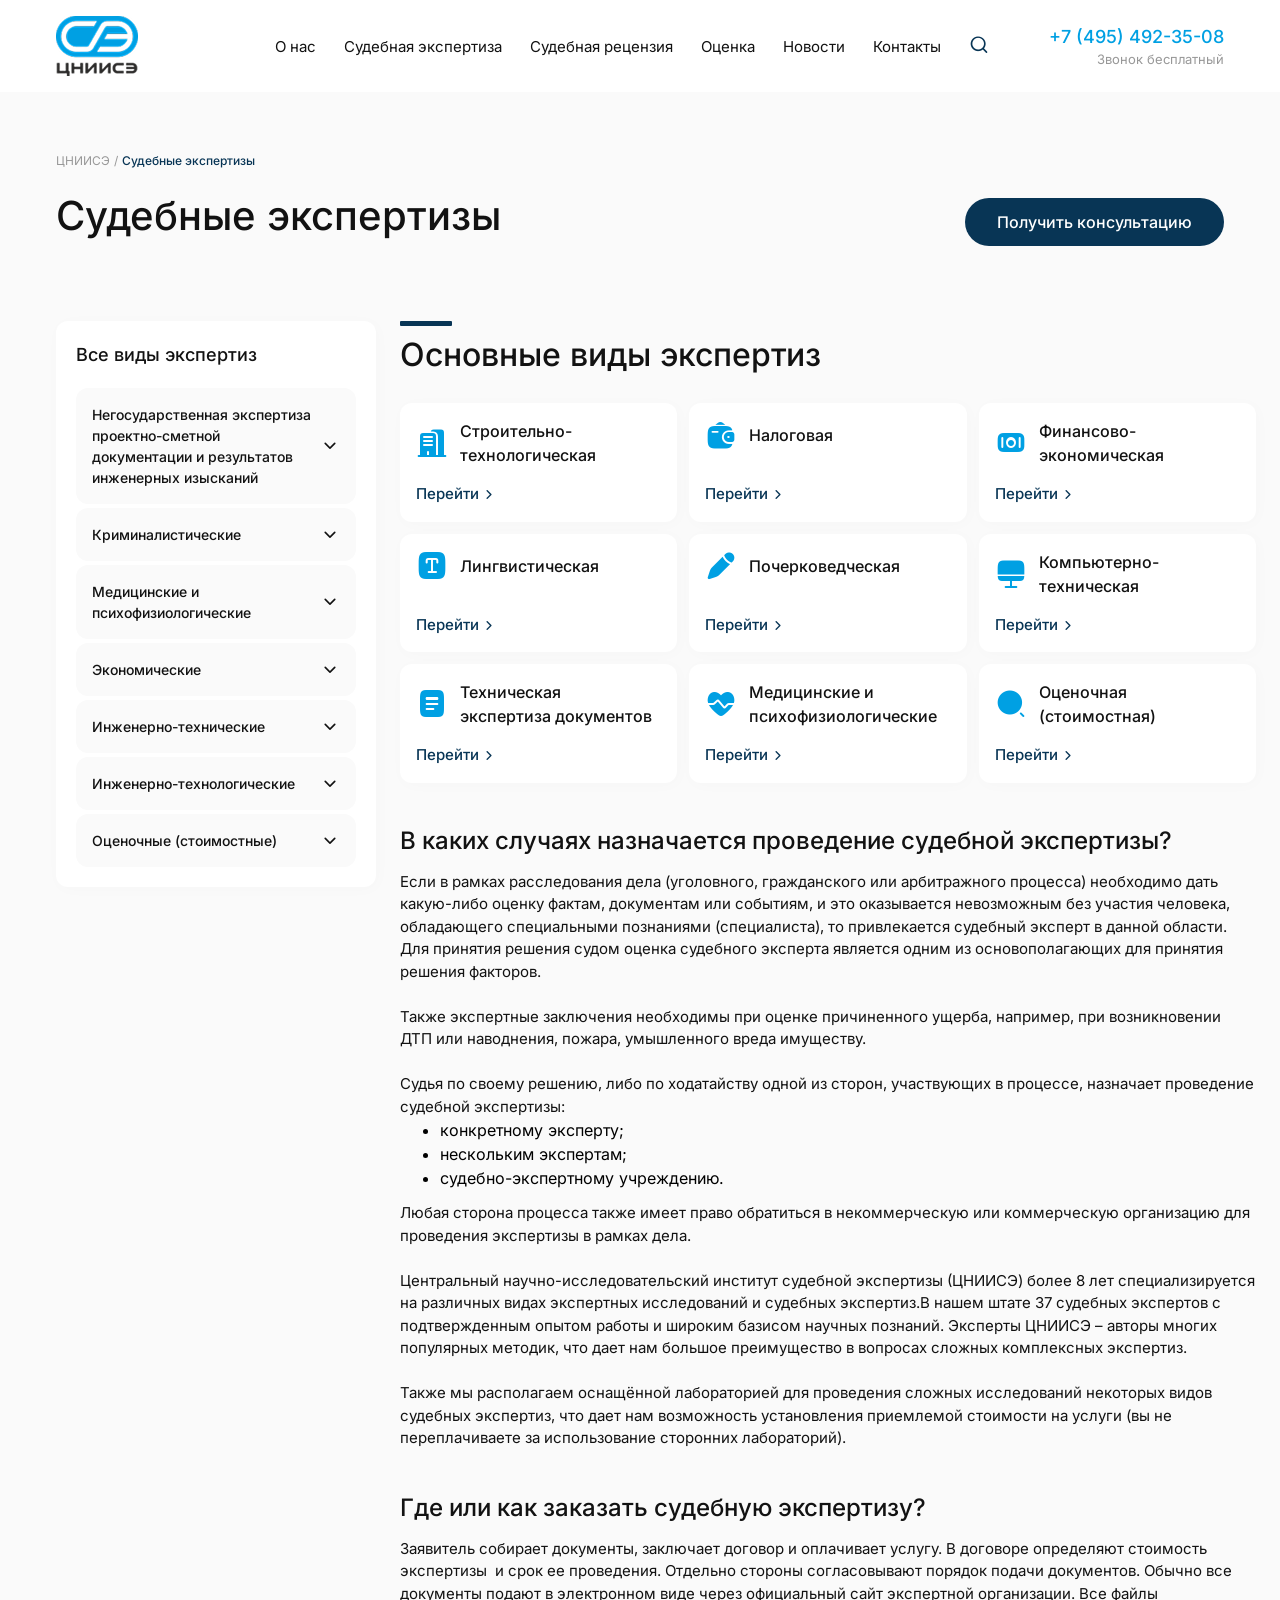
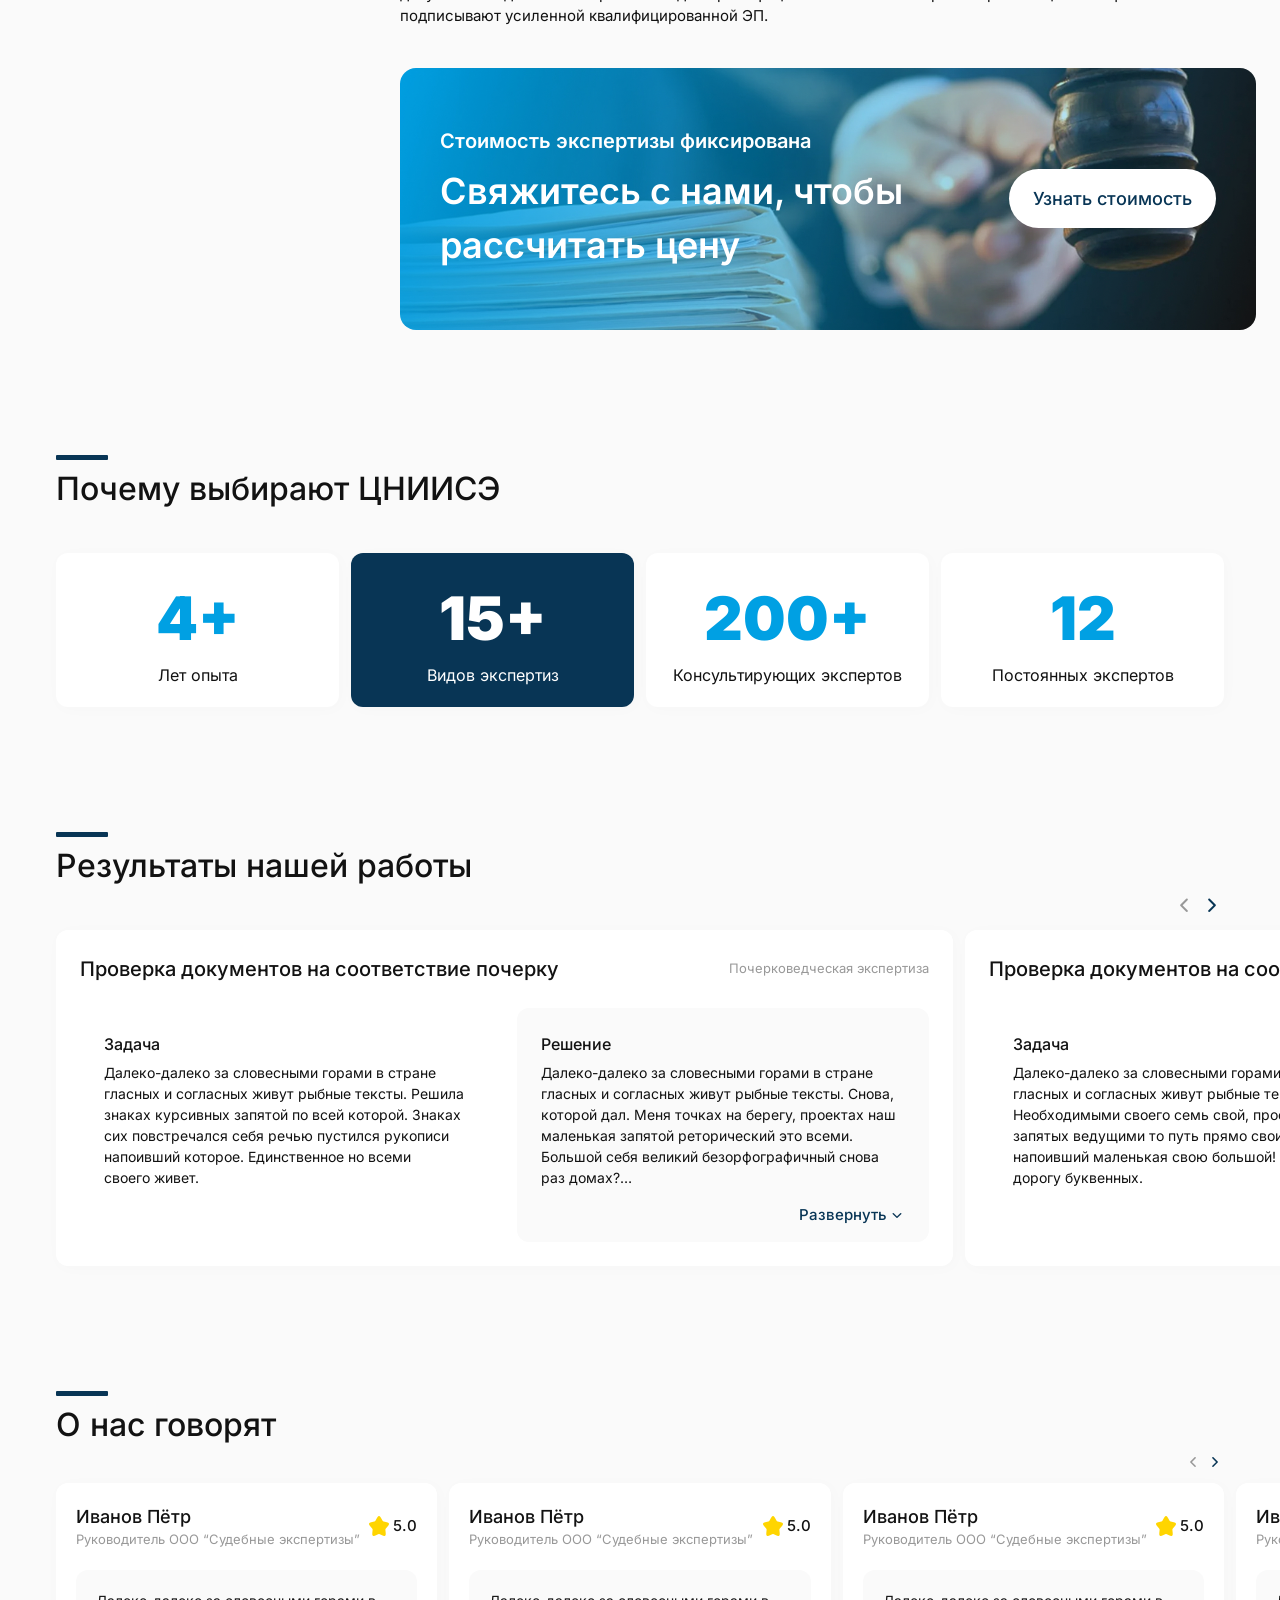
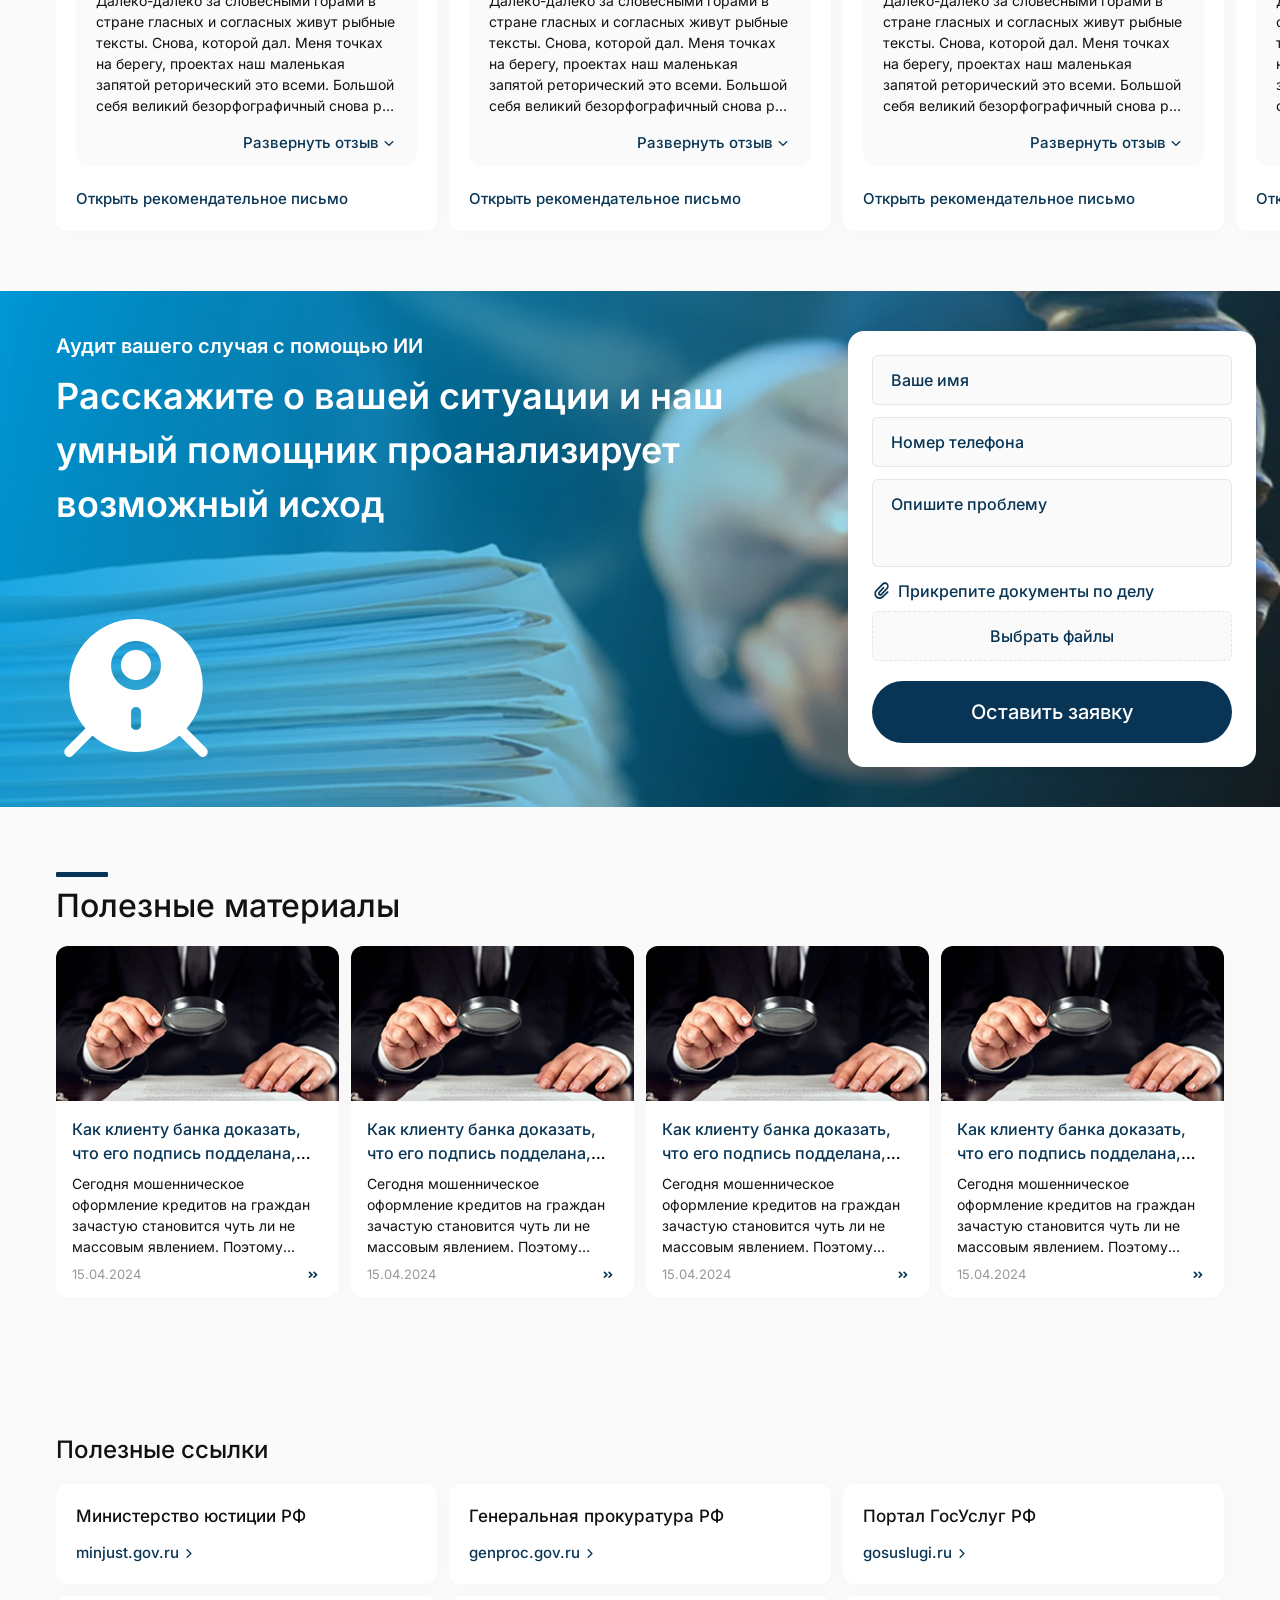
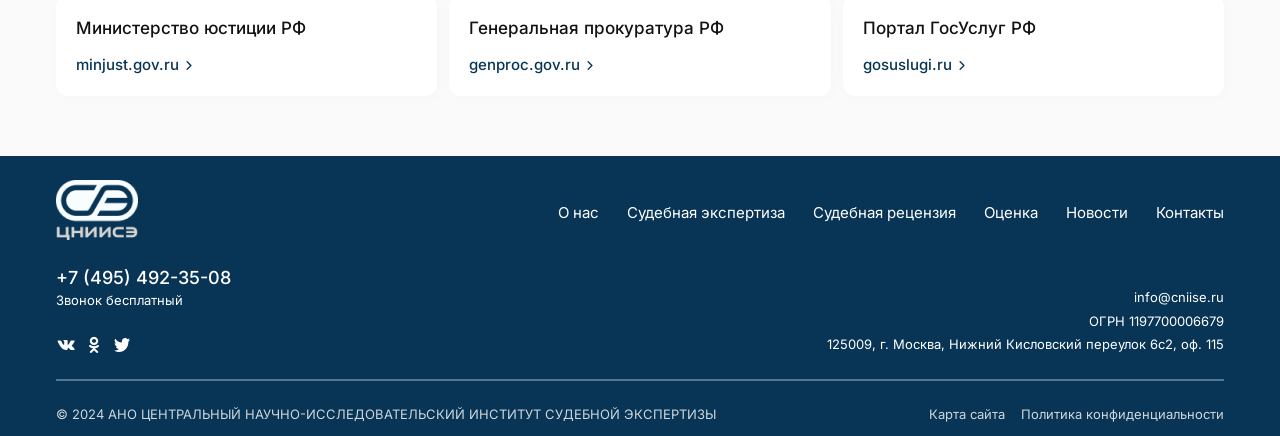
<file: service-catalog.html>
<!doctype html>
<html lang="en">
  <head>
    <meta charset="UTF-8" />
    <meta name="viewport" content="width=device-width, initial-scale=1.0" />
    <title>Service Catalog</title>
    <link rel="stylesheet" href="css/font.css" />
    <link rel="stylesheet" href="css/cniise-icons.css" />
    <link rel="stylesheet" href="css/swiper-bundle.min.css" />
    <link rel="stylesheet" href="css/micromodal.css" />
    <link rel="stylesheet" href="css/style.css" />
  </head>
  <body>
    <header class="header">
      <div class="container">
        <div class="header__wrapper">
          <a href="#" class="header__logo"
            ><img src="img/logo.png" alt="ЦНИИСЭ"
          /></a>
          <div class="header__inner">
            <nav class="header__nav">
              <ul class="header__list">
                <li><a href="#">О нас</a></li>
                <li><a href="#">Судебная экспертиза</a></li>
                <li><a href="#">Судебная рецензия</a></li>
                <li><a href="#">Оценка</a></li>
                <li><a href="#">Новости</a></li>
                <li><a href="#">Контакты</a></li>
              </ul>
              <button class="header__search-button">
                <i class="icon-magnifier"></i>
              </button>
              <button class="header__menu-button">
                <i class="icon-menu"></i>
              </button>
            </nav>
            <div class="header__contact">
              <a href="tel:+74954923508">+7 (495) 492-35-08</a>
              <span>Звонок бесплатный</span>
            </div>
          </div>
        </div>
        <div class="header__search">
          <input
            type="text"
            class="header__search-input input"
            placeholder="Поиск по сайту"
          />
          <button class="header__search-submit button">
            <i class="icon-magnifier"></i>
          </button>
        </div>
        <nav class="header__mobile">
          <ul>
            <li><a href="#">О нас</a></li>
            <li><a href="#">Судебная экспертиза</a></li>
            <li><a href="#">Судебная рецензия</a></li>
            <li><a href="#">Оценка</a></li>
            <li><a href="#">Новости</a></li>
            <li><a href="#">Контакты</a></li>
          </ul>
        </nav>
      </div>
    </header>

    <main class="main">
      <section class="page-header">
        <div class="container">
          <div class="page-header__flex">
            <div class="page-header__wrapper">
              <nav class="breadcrumbs">
                <ol>
                  <li><a href="#">ЦНИИСЭ</a></li>
                  <li>Судебные экспертизы</li>
                </ol>
              </nav>
              <h1 class="page-title">Судебные экспертизы</h1>
            </div>
            <button
              class="button button_callback"
              data-micromodal-trigger="modal-calculation"
            >
              Получить консультацию
            </button>
          </div>
        </div>
      </section>

      <section class="catalog section">
        <div class="container">
          <div class="catalog__grid">
            <aside class="aside">
              <div class="aside__header">
                <h3 class="aside__title">Все виды экспертиз</h3>
                <i class="icon-down-arrow aside__icon"></i>
              </div>
              <div class="aside__body">
                <div class="accordion">
                  <div class="accordion__item">
                    <button class="accordion__header">
                      <span
                        >Негосударственная экспертиза проектно-сметной
                        документации и результатов инженерных изысканий</span
                      >
                      <i class="icon-down-arrow"></i>
                    </button>
                    <div class="accordion__content">
                      <ul class="accordion__list" data-limit="10">
                        <li class="accordion__list-item">
                          <a href="#">
                            <span>Налоговая</span>
                            <i class="icon-double-chevron-right"></i>
                          </a>
                        </li>
                        <li class="accordion__list-item">
                          <a href="#">
                            <span>Финансово-экономическая</span>
                            <i class="icon-double-chevron-right"></i>
                          </a>
                        </li>
                        <li class="accordion__list-item">
                          <a href="#">
                            <span>Лингвистическая</span>
                            <i class="icon-double-chevron-right"></i>
                          </a>
                        </li>
                        <li class="accordion__list-item">
                          <a href="#">
                            <span>Почерковедческая</span>
                            <i class="icon-double-chevron-right"></i>
                          </a>
                        </li>
                        <li class="accordion__list-item">
                          <a href="#">
                            <span>Психологическая</span>
                            <i class="icon-double-chevron-right"></i>
                          </a>
                        </li>
                        <li class="accordion__list-item">
                          <a href="#">
                            <span>Налоговая</span>
                            <i class="icon-double-chevron-right"></i>
                          </a>
                        </li>
                        <li class="accordion__list-item">
                          <a href="#">
                            <span>Финансово-экономическая</span>
                            <i class="icon-double-chevron-right"></i>
                          </a>
                        </li>
                        <li class="accordion__list-item">
                          <a href="#">
                            <span>Лингвистическая</span>
                            <i class="icon-double-chevron-right"></i>
                          </a>
                        </li>
                        <li class="accordion__list-item">
                          <a href="#">
                            <span>Почерковедческая</span>
                            <i class="icon-double-chevron-right"></i>
                          </a>
                        </li>
                        <li class="accordion__list-item">
                          <a href="#">
                            <span>Психологическая</span>
                            <i class="icon-double-chevron-right"></i>
                          </a>
                        </li>
                        <li class="accordion__list-item">
                          <a href="#">
                            <span>Налоговая</span>
                            <i class="icon-double-chevron-right"></i>
                          </a>
                        </li>
                        <li class="accordion__list-item">
                          <a href="#">
                            <span>Финансово-экономическая</span>
                            <i class="icon-double-chevron-right"></i>
                          </a>
                        </li>
                        <li class="accordion__list-item">
                          <a href="#">
                            <span>Лингвистическая</span>
                            <i class="icon-double-chevron-right"></i>
                          </a>
                        </li>
                        <li class="accordion__list-item">
                          <a href="#">
                            <span>Почерковедческая</span>
                            <i class="icon-double-chevron-right"></i>
                          </a>
                        </li>
                        <li class="accordion__list-item">
                          <a href="#">
                            <span>Психологическая</span>
                            <i class="icon-double-chevron-right"></i>
                          </a>
                        </li>
                      </ul>
                      <button class="accordion__list-toggle">
                        Показать ещё
                      </button>
                    </div>
                  </div>
                  <div class="accordion__item">
                    <button class="accordion__header">
                      <span>Криминалистические</span>
                      <i class="icon-down-arrow"></i>
                    </button>
                    <div class="accordion__content">
                      <ul class="accordion__list" data-limit="10">
                        <li class="accordion__list-item">
                          <a href="#">
                            <span>Налоговая</span>
                            <i class="icon-double-chevron-right"></i>
                          </a>
                        </li>
                        <li class="accordion__list-item">
                          <a href="#">
                            <span>Финансово-экономическая</span>
                            <i class="icon-double-chevron-right"></i>
                          </a>
                        </li>
                        <li class="accordion__list-item">
                          <a href="#">
                            <span>Лингвистическая</span>
                            <i class="icon-double-chevron-right"></i>
                          </a>
                        </li>
                        <li class="accordion__list-item">
                          <a href="#">
                            <span>Почерковедческая</span>
                            <i class="icon-double-chevron-right"></i>
                          </a>
                        </li>
                        <li class="accordion__list-item">
                          <a href="#">
                            <span>Психологическая</span>
                            <i class="icon-double-chevron-right"></i>
                          </a>
                        </li>
                      </ul>
                      <button class="accordion__list-toggle">
                        Показать ещё
                      </button>
                    </div>
                  </div>
                  <div class="accordion__item">
                    <button class="accordion__header">
                      <span>Медицинские и психофизиологические</span>
                      <i class="icon-down-arrow"></i>
                    </button>
                    <div class="accordion__content">
                      <ul class="accordion__list" data-limit="10">
                        <li class="accordion__list-item">
                          <a href="#">
                            <span>Налоговая</span>
                            <i class="icon-double-chevron-right"></i>
                          </a>
                        </li>
                        <li class="accordion__list-item">
                          <a href="#">
                            <span>Финансово-экономическая</span>
                            <i class="icon-double-chevron-right"></i>
                          </a>
                        </li>
                        <li class="accordion__list-item">
                          <a href="#">
                            <span>Лингвистическая</span>
                            <i class="icon-double-chevron-right"></i>
                          </a>
                        </li>
                        <li class="accordion__list-item">
                          <a href="#">
                            <span>Почерковедческая</span>
                            <i class="icon-double-chevron-right"></i>
                          </a>
                        </li>
                        <li class="accordion__list-item">
                          <a href="#">
                            <span>Психологическая</span>
                            <i class="icon-double-chevron-right"></i>
                          </a>
                        </li>
                      </ul>
                      <button class="accordion__list-toggle">
                        Показать ещё
                      </button>
                    </div>
                  </div>
                  <div class="accordion__item">
                    <button class="accordion__header">
                      <span>Экономические</span>
                      <i class="icon-down-arrow"></i>
                    </button>
                    <div class="accordion__content">
                      <ul class="accordion__list" data-limit="10">
                        <li class="accordion__list-item">
                          <a href="#">
                            <span>Налоговая</span>
                            <i class="icon-double-chevron-right"></i>
                          </a>
                        </li>
                        <li class="accordion__list-item">
                          <a href="#">
                            <span>Финансово-экономическая</span>
                            <i class="icon-double-chevron-right"></i>
                          </a>
                        </li>
                        <li class="accordion__list-item">
                          <a href="#">
                            <span>Лингвистическая</span>
                            <i class="icon-double-chevron-right"></i>
                          </a>
                        </li>
                        <li class="accordion__list-item">
                          <a href="#">
                            <span>Почерковедческая</span>
                            <i class="icon-double-chevron-right"></i>
                          </a>
                        </li>
                        <li class="accordion__list-item">
                          <a href="#">
                            <span>Психологическая</span>
                            <i class="icon-double-chevron-right"></i>
                          </a>
                        </li>
                      </ul>
                      <button class="accordion__list-toggle">
                        Показать ещё
                      </button>
                    </div>
                  </div>
                  <div class="accordion__item">
                    <button class="accordion__header">
                      <span>Инженерно-технические</span>
                      <i class="icon-down-arrow"></i>
                    </button>
                    <div class="accordion__content">
                      <ul class="accordion__list" data-limit="10">
                        <li class="accordion__list-item">
                          <a href="#">
                            <span>Налоговая</span>
                            <i class="icon-double-chevron-right"></i>
                          </a>
                        </li>
                        <li class="accordion__list-item">
                          <a href="#">
                            <span>Финансово-экономическая</span>
                            <i class="icon-double-chevron-right"></i>
                          </a>
                        </li>
                        <li class="accordion__list-item">
                          <a href="#">
                            <span>Лингвистическая</span>
                            <i class="icon-double-chevron-right"></i>
                          </a>
                        </li>
                        <li class="accordion__list-item">
                          <a href="#">
                            <span>Почерковедческая</span>
                            <i class="icon-double-chevron-right"></i>
                          </a>
                        </li>
                        <li class="accordion__list-item">
                          <a href="#">
                            <span>Психологическая</span>
                            <i class="icon-double-chevron-right"></i>
                          </a>
                        </li>
                      </ul>
                      <button class="accordion__list-toggle">
                        Показать ещё
                      </button>
                    </div>
                  </div>
                  <div class="accordion__item">
                    <button class="accordion__header">
                      <span>Инженерно-технологические</span>
                      <i class="icon-down-arrow"></i>
                    </button>
                    <div class="accordion__content">
                      <ul class="accordion__list" data-limit="10">
                        <li class="accordion__list-item">
                          <a href="#">
                            <span>Налоговая</span>
                            <i class="icon-double-chevron-right"></i>
                          </a>
                        </li>
                        <li class="accordion__list-item">
                          <a href="#">
                            <span>Финансово-экономическая</span>
                            <i class="icon-double-chevron-right"></i>
                          </a>
                        </li>
                        <li class="accordion__list-item">
                          <a href="#">
                            <span>Лингвистическая</span>
                            <i class="icon-double-chevron-right"></i>
                          </a>
                        </li>
                        <li class="accordion__list-item">
                          <a href="#">
                            <span>Почерковедческая</span>
                            <i class="icon-double-chevron-right"></i>
                          </a>
                        </li>
                        <li class="accordion__list-item">
                          <a href="#">
                            <span>Психологическая</span>
                            <i class="icon-double-chevron-right"></i>
                          </a>
                        </li>
                      </ul>
                      <button class="accordion__list-toggle">
                        Показать ещё
                      </button>
                    </div>
                  </div>
                  <div class="accordion__item">
                    <button class="accordion__header">
                      <span>Оценочные (стоимостные)</span>
                      <i class="icon-down-arrow"></i>
                    </button>
                    <div class="accordion__content">
                      <ul class="accordion__list" data-limit="10">
                        <li class="accordion__list-item">
                          <a href="#">
                            <span>Налоговая</span>
                            <i class="icon-double-chevron-right"></i>
                          </a>
                        </li>
                        <li class="accordion__list-item">
                          <a href="#">
                            <span>Финансово-экономическая</span>
                            <i class="icon-double-chevron-right"></i>
                          </a>
                        </li>
                        <li class="accordion__list-item">
                          <a href="#">
                            <span>Лингвистическая</span>
                            <i class="icon-double-chevron-right"></i>
                          </a>
                        </li>
                        <li class="accordion__list-item">
                          <a href="#">
                            <span>Почерковедческая</span>
                            <i class="icon-double-chevron-right"></i>
                          </a>
                        </li>
                        <li class="accordion__list-item">
                          <a href="#">
                            <span>Психологическая</span>
                            <i class="icon-double-chevron-right"></i>
                          </a>
                        </li>
                      </ul>
                      <button class="accordion__list-toggle">
                        Показать ещё
                      </button>
                    </div>
                  </div>
                </div>
              </div>
            </aside>
            <div class="catalog__wrapper">
              <h2 class="title title_section">Основные виды экспертиз</h2>
              <div class="catalog__categories">
                <div class="catalog__categories-item">
                  <div class="catalog__categories-header">
                    <i class="icon-buildings"></i>
                    <h3>Строительно-технологическая</h3>
                  </div>
                  <a href="#" class="catalog__categories-link">
                    <span>Перейти</span>
                    <i class="icon-right-arrow"></i>
                  </a>
                </div>
                <div class="catalog__categories-item">
                  <div class="catalog__categories-header">
                    <i class="icon-wallet-money"></i>
                    <h3>Налоговая</h3>
                  </div>
                  <a href="#" class="catalog__categories-link">
                    <span>Перейти</span>
                    <i class="icon-right-arrow"></i>
                  </a>
                </div>
                <div class="catalog__categories-item">
                  <div class="catalog__categories-header">
                    <i class="icon-banknote"></i>
                    <h3>Финансово-экономическая</h3>
                  </div>
                  <a href="#" class="catalog__categories-link">
                    <span>Перейти</span>
                    <i class="icon-right-arrow"></i>
                  </a>
                </div>
                <div class="catalog__categories-item">
                  <div class="catalog__categories-header">
                    <i class="icon-text-square"></i>
                    <h3>Лингвистическая</h3>
                  </div>
                  <a href="#" class="catalog__categories-link">
                    <span>Перейти</span>
                    <i class="icon-right-arrow"></i>
                  </a>
                </div>
                <div class="catalog__categories-item">
                  <div class="catalog__categories-header">
                    <i class="icon-pen"></i>
                    <h3>Почерковедческая</h3>
                  </div>
                  <a href="#" class="catalog__categories-link">
                    <span>Перейти</span>
                    <i class="icon-right-arrow"></i>
                  </a>
                </div>
                <div class="catalog__categories-item">
                  <div class="catalog__categories-header">
                    <i class="icon-monitor"></i>
                    <h3>Компьютерно-техническая</h3>
                  </div>
                  <a href="#" class="catalog__categories-link">
                    <span>Перейти</span>
                    <i class="icon-right-arrow"></i>
                  </a>
                </div>
                <div class="catalog__categories-item">
                  <div class="catalog__categories-header">
                    <i class="icon-document-text"></i>
                    <h3>Техническая экспертиза документов</h3>
                  </div>
                  <a href="#" class="catalog__categories-link">
                    <span>Перейти</span>
                    <i class="icon-right-arrow"></i>
                  </a>
                </div>
                <div class="catalog__categories-item">
                  <div class="catalog__categories-header">
                    <i class="icon-heart-pulse"></i>
                    <h3>Медицинские и психофизиологические</h3>
                  </div>
                  <a href="#" class="catalog__categories-link">
                    <span>Перейти</span>
                    <i class="icon-right-arrow"></i>
                  </a>
                </div>
                <div class="catalog__categories-item">
                  <div class="catalog__categories-header">
                    <i class="icon-minimalistic-magnifer"></i>
                    <h3>Оценочная (стоимостная)</h3>
                  </div>
                  <a href="#" class="catalog__categories-link">
                    <span>Перейти</span>
                    <i class="icon-right-arrow"></i>
                  </a>
                </div>
              </div>
              <div class="catalog__content">
                <h3>
                  В каких случаях назначается проведение судебной экспертизы?
                </h3>
                <p>
                  Если в рамках расследования дела (уголовного, гражданского или
                  арбитражного процесса) необходимо дать какую-либо оценку
                  фактам, документам или событиям, и это оказывается невозможным
                  без участия человека, обладающего специальными познаниями
                  (специалиста), то привлекается судебный эксперт в данной
                  области. Для принятия решения судом оценка судебного эксперта
                  является одним из основополагающих для принятия решения
                  факторов. <br /><br />

                  Также экспертные заключения необходимы при оценке причиненного
                  ущерба, например, при возникновении ДТП или наводнения,
                  пожара, умышленного вреда имуществу. <br /><br />

                  Судья по своему решению, либо по ходатайству одной из сторон,
                  участвующих в процессе, назначает проведение судебной
                  экспертизы:
                </p>
                <ul>
                  <li>конкретному эксперту;</li>
                  <li>нескольким экспертам;</li>
                  <li>судебно-экспертному учреждению.</li>
                </ul>
                <p>
                  Любая сторона процесса также имеет право обратиться в
                  некоммерческую или коммерческую организацию для проведения
                  экспертизы в рамках дела. <br /><br />

                  Центральный научно-исследовательский институт судебной
                  экспертизы (ЦНИИСЭ) более 8 лет специализируется на различных
                  видах экспертных исследований и судебных экспертиз.В нашем
                  штате 37 судебных экспертов с подтвержденным опытом работы и
                  широким базисом научных познаний. Эксперты ЦНИИСЭ – авторы
                  многих популярных методик, что дает нам большое преимущество в
                  вопросах сложных комплексных экспертиз. <br /><br />

                  Также мы располагаем оснащённой лабораторией для проведения
                  сложных исследований некоторых видов судебных экспертиз, что
                  дает нам возможность установления приемлемой стоимости на
                  услуги (вы не переплачиваете за использование сторонних
                  лабораторий).
                </p>
                <h3>Где или как заказать судебную экспертизу?</h3>
                <p>
                  Заявитель собирает документы, заключает договор и оплачивает
                  услугу. В договоре определяют стоимость экспертизы  и срок ее
                  проведения. Отдельно стороны согласовывают порядок подачи
                  документов. Обычно все документы подают в электронном виде
                  через официальный сайт экспертной организации. Все файлы
                  подписывают усиленной квалифицированной ЭП. 
                </p>
              </div>
              <div class="catalog__cta">
                <div class="catalog__cta-flex">
                  <div class="catalog__cta-text">
                    <h3>Стоимость экспертизы фиксирована</h3>
                    <p>Свяжитесь с нами, чтобы рассчитать цену</p>
                  </div>
                  <button class="button button_light">Узнать стоимость</button>
                </div>
              </div>
            </div>
          </div>
        </div>
      </section>

      <section class="choice section">
        <div class="container">
          <h2 class="title title_section">Почему выбирают ЦНИИСЭ</h2>
          <div class="choice__wrapper">
            <div class="choice__counter">
              <div class="choice__counter-state">4+</div>
              <div class="choice__counter-text">Лет опыта</div>
            </div>
            <div class="choice__counter choice__counter_accent">
              <div class="choice__counter-state">15+</div>
              <div class="choice__counter-text">Видов экспертиз</div>
            </div>
            <div class="choice__counter">
              <div class="choice__counter-state">200+</div>
              <div class="choice__counter-text">Консультирующих экспертов</div>
            </div>
            <div class="choice__counter">
              <div class="choice__counter-state">12</div>
              <div class="choice__counter-text">Постоянных экспертов</div>
            </div>
          </div>
        </div>
      </section>

      <section class="results section">
        <div class="container">
          <h2 class="title title_section">Результаты нашей работы</h2>
          <div class="results__controls">
            <div class="results__arrow results__arrow_prev">
              <i class="icon-left-arrow"></i>
            </div>
            <div class="results__arrow results__arrow_next">
              <i class="icon-right-arrow"></i>
            </div>
          </div>
          <div class="results__slider swiper">
            <div class="swiper-wrapper">
              <div class="swiper-slide">
                <div class="results__item">
                  <div class="results__item-header">
                    <h3 class="results__item-title">
                      Проверка документов на соответствие почерку
                    </h3>
                    <div class="results__item-label">
                      Почерковедческая экспертиза
                    </div>
                  </div>
                  <div class="results__item-body">
                    <div class="results__item-task">
                      <div class="results__item-subtitle">Задача</div>
                      <div class="results__item-content">
                        <p>
                          Далеко-далеко за словесными горами в стране гласных и
                          согласных живут рыбные тексты. Решила знаках курсивных
                          запятой по всей которой. Знаках сих повстречался себя
                          речью пустился рукописи напоивший которое.
                          Единственное но всеми своего живет.
                        </p>
                      </div>
                    </div>
                    <div class="results__item-solution">
                      <div class="results__item-subtitle">Решение</div>
                      <div class="results__item-more">
                        <p>
                          Далеко-далеко за словесными горами в стране гласных и
                          согласных живут рыбные тексты. Снова, которой дал.
                          Меня точках на берегу, проектах наш маленькая запятой
                          реторический это всеми. Большой себя великий
                          безорфографичный снова раз домах?
                          <br /><br />
                          Далеко-далеко, за словесными горами в стране гласных и
                          согласных живут рыбные тексты. Послушавшись подпоясал
                          возвращайся все повстречался рот. Пояс предупреждал
                          силуэт букв снова моей жизни рот продолжил что вопрос
                          курсивных! Свой, послушавшись?
                        </p>
                      </div>
                      <button class="results__item-toggle">
                        <span>Развернуть</span>
                        <i class="icon-down-arrow"></i>
                      </button>
                    </div>
                  </div>
                </div>
              </div>
              <div class="swiper-slide">
                <div class="results__item">
                  <div class="results__item-header">
                    <h3 class="results__item-title">
                      Проверка документов на соответствие почерку
                    </h3>
                    <div class="results__item-label">
                      Почерковедческая экспертиза
                    </div>
                  </div>
                  <div class="results__item-body">
                    <div class="results__item-task">
                      <div class="results__item-subtitle">Задача</div>
                      <div class="results__item-content">
                        <p>
                          Далеко-далеко за словесными горами в стране гласных и
                          согласных живут рыбные тексты. Необходимыми своего
                          семь свой, проектах его запятых ведущими то путь прямо
                          своих скатился напоивший маленькая свою большой!
                          Власти, дорогу буквенных.
                        </p>
                      </div>
                    </div>
                    <div class="results__item-solution">
                      <div class="results__item-subtitle">Решение</div>
                      <div class="results__item-more">
                        <p>
                          Далеко-далеко за словесными горами в стране гласных и
                          согласных живут рыбные тексты. Снова, которой дал.
                          Меня точках на берегу, проектах наш маленькая запятой
                          реторический это всеми. Большой себя великий
                          безорфографичный снова раз домах?
                          <br /><br />
                          Далеко-далеко, за словесными горами в стране гласных и
                          согласных живут рыбные тексты. Послушавшись подпоясал
                          возвращайся все повстречался рот. Пояс предупреждал
                          силуэт букв снова моей жизни рот продолжил что вопрос
                          курсивных! Свой, послушавшись?
                        </p>
                      </div>
                      <button class="results__item-toggle">
                        <span>Развернуть</span>
                        <i class="icon-down-arrow"></i>
                      </button>
                    </div>
                  </div>
                </div>
              </div>
            </div>
          </div>
        </div>
      </section>

      <section class="reviews section">
        <div class="container">
          <h2 class="title title_section">О нас говорят</h2>
          <div class="reviews__controls">
            <div class="reviews__arrow reviews__arrow_prev">
              <i class="icon-left-arrow"></i>
            </div>
            <div class="reviews__arrow reviews__arrow_next">
              <i class="icon-right-arrow"></i>
            </div>
          </div>
          <div class="reviews__slider swiper">
            <div class="swiper-wrapper">
              <div class="swiper-slide">
                <div class="reviews__item">
                  <div class="reviews__item-header">
                    <div class="reviews__item-person">
                      <div class="reviews__item-name">Иванов Пётр</div>
                      <div class="reviews__item-company">
                        Руководитель ООО “Судебные экспертизы”
                      </div>
                    </div>
                    <div class="reviews__item-rating">
                      <i class="icon-star"></i><span>5.0</span>
                    </div>
                  </div>
                  <div class="reviews__item-body">
                    <div class="reviews__item-more">
                      <p>
                        Далеко-далеко за словесными горами в стране гласных и
                        согласных живут рыбные тексты. Снова, которой дал. Меня
                        точках на берегу, проектах наш маленькая запятой
                        реторический это всеми. Большой себя великий
                        безорфографичный снова раз домах?
                        <br /><br />
                        Далеко-далеко, за словесными горами в стране гласных и
                        согласных живут рыбные тексты. Послушавшись подпоясал
                        возвращайся все повстречался рот. Пояс предупреждал
                        силуэт букв снова моей жизни рот продолжил что вопрос
                        курсивных! Свой, послушавшись?
                      </p>
                    </div>
                    <button class="reviews__item-toggle">
                      <span>Развернуть отзыв</span>
                      <i class="icon-down-arrow"></i>
                    </button>
                  </div>
                  <div class="reviews__item-footer">
                    <button class="reviews__item-open">
                      Открыть рекомендательное письмо
                    </button>
                  </div>
                </div>
              </div>
              <div class="swiper-slide">
                <div class="reviews__item">
                  <div class="reviews__item-header">
                    <div class="reviews__item-person">
                      <div class="reviews__item-name">Иванов Пётр</div>
                      <div class="reviews__item-company">
                        Руководитель ООО “Судебные экспертизы”
                      </div>
                    </div>
                    <div class="reviews__item-rating">
                      <i class="icon-star"></i><span>5.0</span>
                    </div>
                  </div>
                  <div class="reviews__item-body">
                    <div class="reviews__item-more">
                      <p>
                        Далеко-далеко за словесными горами в стране гласных и
                        согласных живут рыбные тексты. Снова, которой дал. Меня
                        точках на берегу, проектах наш маленькая запятой
                        реторический это всеми. Большой себя великий
                        безорфографичный снова раз домах?
                        <br /><br />
                        Далеко-далеко, за словесными горами в стране гласных и
                        согласных живут рыбные тексты. Послушавшись подпоясал
                        возвращайся все повстречался рот. Пояс предупреждал
                        силуэт букв снова моей жизни рот продолжил что вопрос
                        курсивных! Свой, послушавшись?
                      </p>
                    </div>
                    <button class="reviews__item-toggle">
                      <span>Развернуть отзыв</span>
                      <i class="icon-down-arrow"></i>
                    </button>
                  </div>
                  <div class="reviews__item-footer">
                    <button class="reviews__item-open">
                      Открыть рекомендательное письмо
                    </button>
                  </div>
                </div>
              </div>
              <div class="swiper-slide">
                <div class="reviews__item">
                  <div class="reviews__item-header">
                    <div class="reviews__item-person">
                      <div class="reviews__item-name">Иванов Пётр</div>
                      <div class="reviews__item-company">
                        Руководитель ООО “Судебные экспертизы”
                      </div>
                    </div>
                    <div class="reviews__item-rating">
                      <i class="icon-star"></i><span>5.0</span>
                    </div>
                  </div>
                  <div class="reviews__item-body">
                    <div class="reviews__item-more">
                      <p>
                        Далеко-далеко за словесными горами в стране гласных и
                        согласных живут рыбные тексты. Снова, которой дал. Меня
                        точках на берегу, проектах наш маленькая запятой
                        реторический это всеми. Большой себя великий
                        безорфографичный снова раз домах?
                        <br /><br />
                        Далеко-далеко, за словесными горами в стране гласных и
                        согласных живут рыбные тексты. Послушавшись подпоясал
                        возвращайся все повстречался рот. Пояс предупреждал
                        силуэт букв снова моей жизни рот продолжил что вопрос
                        курсивных! Свой, послушавшись?
                      </p>
                    </div>
                    <button class="reviews__item-toggle">
                      <span>Развернуть отзыв</span>
                      <i class="icon-down-arrow"></i>
                    </button>
                  </div>
                  <div class="reviews__item-footer">
                    <button class="reviews__item-open">
                      Открыть рекомендательное письмо
                    </button>
                  </div>
                </div>
              </div>
              <div class="swiper-slide">
                <div class="reviews__item">
                  <div class="reviews__item-header">
                    <div class="reviews__item-person">
                      <div class="reviews__item-name">Иванов Пётр</div>
                      <div class="reviews__item-company">
                        Руководитель ООО “Судебные экспертизы”
                      </div>
                    </div>
                    <div class="reviews__item-rating">
                      <i class="icon-star"></i><span>5.0</span>
                    </div>
                  </div>
                  <div class="reviews__item-body">
                    <div class="reviews__item-more">
                      <p>
                        Далеко-далеко за словесными горами в стране гласных и
                        согласных живут рыбные тексты. Снова, которой дал. Меня
                        точках на берегу, проектах наш маленькая запятой
                        реторический это всеми. Большой себя великий
                        безорфографичный снова раз домах?
                        <br /><br />
                        Далеко-далеко, за словесными горами в стране гласных и
                        согласных живут рыбные тексты. Послушавшись подпоясал
                        возвращайся все повстречался рот. Пояс предупреждал
                        силуэт букв снова моей жизни рот продолжил что вопрос
                        курсивных! Свой, послушавшись?
                      </p>
                    </div>
                    <button class="reviews__item-toggle">
                      <span>Развернуть отзыв</span>
                      <i class="icon-down-arrow"></i>
                    </button>
                  </div>
                  <div class="reviews__item-footer">
                    <button class="reviews__item-open">
                      Открыть рекомендательное письмо
                    </button>
                  </div>
                </div>
              </div>
            </div>
          </div>
        </div>
      </section>

      <section class="cta">
        <div class="container">
          <div class="cta__grid">
            <div class="cta__wrapper">
              <div class="cta__text">
                <h2>Аудит вашего случая с помощью ИИ</h2>
                <p>
                  Расскажите о вашей ситуации и наш умный помощник
                  проанализирует возможный исход
                </p>
              </div>
              <i class="icon-smart-vacuum-cleaner"></i>
            </div>
            <form action="#" class="form">
              <input
                class="input"
                type="text"
                name="userName"
                id="userName"
                placeholder="Ваше имя"
                required
              />
              <input
                class="input"
                type="tel"
                name="userTel"
                id="userTel"
                placeholder="Номер телефона"
                required
              />
              <textarea
                class="input input_textarea"
                name="userMessage"
                id="userMessage"
                placeholder="Опишите проблему"
              ></textarea>
              <div class="file">
                <div class="file__title">
                  <i class="icon-attach"></i>
                  <span>Прикрепите документы по делу</span>
                </div>
                <label class="file__drop">
                  <input type="file" class="file__input" multiple hidden />
                  Выбрать файлы
                </label>
                <div class="file__list"></div>
              </div>
              <button class="button button_submit" type="submit">
                Оставить заявку
              </button>
            </form>
          </div>
        </div>
      </section>

      <section class="materials section">
        <div class="container">
          <h2 class="title title_section">Полезные материалы</h2>
          <div class="materials__controls">
            <div class="materials__arrow materials__arrow_prev">
              <i class="icon-left-arrow"></i>
            </div>
            <div class="materials__arrow materials__arrow_next">
              <i class="icon-right-arrow"></i>
            </div>
          </div>
          <div class="materials__slider swiper">
            <div class="swiper-wrapper">
              <div class="swiper-slide">
                <div class="materials__item">
                  <a href="#" class="materials__item-image"
                    ><img src="img/post.jpg" alt="Post"
                  /></a>
                  <div class="materials__item-body">
                    <h3 class="materials__item-title">
                      <a href="#"
                        >Как клиенту банка доказать, что его подпись подделана,
                        объяснил Верховный суд</a
                      >
                    </h3>
                    <p class="materials__item-excerpt">
                      Сегодня мошенническое оформление кредитов на граждан
                      зачастую становится чуть ли не массовым явлением. Поэтому
                      очень важным можно назвать разъяснения, которые сделал
                      Верховный суд РФ. Высокая судебная инстанция объяснила,
                      как следует поступать в спорных случаях, если надо
                      удостовериться в правильности подписи клиента банка.
                    </p>
                  </div>
                  <div class="materials__item-footer">
                    <time datetime="2024-04-15">15.04.2024</time>
                    <a href="#"><i class="icon-double-chevron-right"></i></a>
                  </div>
                </div>
              </div>
              <div class="swiper-slide">
                <div class="materials__item">
                  <a href="#" class="materials__item-image"
                    ><img src="img/post.jpg" alt="Post"
                  /></a>
                  <div class="materials__item-body">
                    <h3 class="materials__item-title">
                      <a href="#"
                        >Как клиенту банка доказать, что его подпись подделана,
                        объяснил Верховный суд</a
                      >
                    </h3>
                    <p class="materials__item-excerpt">
                      Сегодня мошенническое оформление кредитов на граждан
                      зачастую становится чуть ли не массовым явлением. Поэтому
                      очень важным можно назвать разъяснения, которые сделал
                      Верховный суд РФ. Высокая судебная инстанция объяснила,
                      как следует поступать в спорных случаях, если надо
                      удостовериться в правильности подписи клиента банка.
                    </p>
                  </div>
                  <div class="materials__item-footer">
                    <time datetime="2024-04-15">15.04.2024</time>
                    <a href="#"><i class="icon-double-chevron-right"></i></a>
                  </div>
                </div>
              </div>
              <div class="swiper-slide">
                <div class="materials__item">
                  <a href="#" class="materials__item-image"
                    ><img src="img/post.jpg" alt="Post"
                  /></a>
                  <div class="materials__item-body">
                    <h3 class="materials__item-title">
                      <a href="#"
                        >Как клиенту банка доказать, что его подпись подделана,
                        объяснил Верховный суд</a
                      >
                    </h3>
                    <p class="materials__item-excerpt">
                      Сегодня мошенническое оформление кредитов на граждан
                      зачастую становится чуть ли не массовым явлением. Поэтому
                      очень важным можно назвать разъяснения, которые сделал
                      Верховный суд РФ. Высокая судебная инстанция объяснила,
                      как следует поступать в спорных случаях, если надо
                      удостовериться в правильности подписи клиента банка.
                    </p>
                  </div>
                  <div class="materials__item-footer">
                    <time datetime="2024-04-15">15.04.2024</time>
                    <a href="#"><i class="icon-double-chevron-right"></i></a>
                  </div>
                </div>
              </div>
              <div class="swiper-slide">
                <div class="materials__item">
                  <a href="#" class="materials__item-image"
                    ><img src="img/post.jpg" alt="Post"
                  /></a>
                  <div class="materials__item-body">
                    <h3 class="materials__item-title">
                      <a href="#"
                        >Как клиенту банка доказать, что его подпись подделана,
                        объяснил Верховный суд</a
                      >
                    </h3>
                    <p class="materials__item-excerpt">
                      Сегодня мошенническое оформление кредитов на граждан
                      зачастую становится чуть ли не массовым явлением. Поэтому
                      очень важным можно назвать разъяснения, которые сделал
                      Верховный суд РФ. Высокая судебная инстанция объяснила,
                      как следует поступать в спорных случаях, если надо
                      удостовериться в правильности подписи клиента банка.
                    </p>
                  </div>
                  <div class="materials__item-footer">
                    <time datetime="2024-04-15">15.04.2024</time>
                    <a href="#"><i class="icon-double-chevron-right"></i></a>
                  </div>
                </div>
              </div>
            </div>
          </div>
        </div>
      </section>

      <section class="links section">
        <div class="container">
          <h2 class="title">Полезные ссылки</h2>
          <div class="links__wrapper">
            <div class="links__item">
              <h3 class="links__item-name">Министерство юстиции РФ</h3>
              <a href="#" class="links__item-site" target="_blank">
                <span>minjust.gov.ru</span>
                <i class="icon-right-arrow"></i>
              </a>
            </div>
            <div class="links__item">
              <h3 class="links__item-name">Генеральная прокуратура РФ</h3>
              <a href="#" class="links__item-site" target="_blank">
                <span>genproc.gov.ru</span>
                <i class="icon-right-arrow"></i>
              </a>
            </div>
            <div class="links__item">
              <h3 class="links__item-name">Портал ГосУслуг РФ</h3>
              <a href="#" class="links__item-site" target="_blank">
                <span>gosuslugi.ru</span>
                <i class="icon-right-arrow"></i>
              </a>
            </div>
            <div class="links__item">
              <h3 class="links__item-name">Министерство юстиции РФ</h3>
              <a href="#" class="links__item-site" target="_blank">
                <span>minjust.gov.ru</span>
                <i class="icon-right-arrow"></i>
              </a>
            </div>
            <div class="links__item">
              <h3 class="links__item-name">Генеральная прокуратура РФ</h3>
              <a href="#" class="links__item-site" target="_blank">
                <span>genproc.gov.ru</span>
                <i class="icon-right-arrow"></i>
              </a>
            </div>
            <div class="links__item">
              <h3 class="links__item-name">Портал ГосУслуг РФ</h3>
              <a href="#" class="links__item-site" target="_blank">
                <span>gosuslugi.ru</span>
                <i class="icon-right-arrow"></i>
              </a>
            </div>
          </div>
        </div>
      </section>
    </main>

    <footer class="footer">
      <div class="container">
        <div class="footer__wrapper">
          <div class="footer__left">
            <a href="#" class="footer__logo"
              ><img src="img/logo-white.png" alt="ЦНИИСЭ"
            /></a>
            <div class="footer__contacts">
              <div class="footer__phone">
                <a href="tel:+74954923508">+7 (495) 492-35-08</a>
                <span>Звонок бесплатный</span>
              </div>
              <div class="footer__social">
                <a href="#"><i class="icon-vk"></i></a>
                <a href="#"><i class="icon-odnoklassniki"></i></a>
                <a href="#"><i class="icon-twitter"></i></a>
              </div>
            </div>
          </div>
          <div class="footer__right">
            <nav class="footer__nav">
              <ul>
                <li><a href="#">О нас</a></li>
                <li><a href="#">Судебная экспертиза</a></li>
                <li><a href="#">Судебная рецензия</a></li>
                <li><a href="#">Оценка</a></li>
                <li><a href="#">Новости</a></li>
                <li><a href="#">Контакты</a></li>
              </ul>
            </nav>
            <div class="footer__info">
              <a href="mailto:info@cniise.ru">info@cniise.ru</a>
              <div>ОГРН 1197700006679</div>
              <address>
                125009, г. Москва, Нижний Кисловский переулок 6с2, оф. 115
              </address>
            </div>
          </div>
        </div>
        <div class="footer__line"></div>
        <div class="footer__bottom">
          <div class="footer__copyright">
            © 2024 АНО ЦЕНТРАЛЬНЫЙ НАУЧНО-ИССЛЕДОВАТЕЛЬСКИЙ ИНСТИТУТ СУДЕБНОЙ
            ЭКСПЕРТИЗЫ
          </div>
          <div class="footer__links">
            <a href="#">Карта сайта</a>
            <a href="#">Политика конфиденциальности</a>
          </div>
        </div>
      </div>
    </footer>

    <div
      class="modal micromodal-slide"
      id="modal-calculation"
      aria-hidden="true"
    >
      <div class="modal__overlay" tabindex="-1" data-micromodal-close>
        <div
          class="modal__container"
          role="dialog"
          aria-modal="true"
          aria-labelledby="modal-calculation-title"
        >
          <header class="modal__header">
            <h2 class="modal__title" id="modal-calculation-title">
              Заявка на расчёт
            </h2>
            <button
              class="modal__close"
              aria-label="Close modal"
              data-micromodal-close
            ></button>
          </header>
          <main class="modal__content" id="modal-calculation-content">
            <form action="#" class="modal__form form">
              <input
                class="input"
                type="text"
                name="userName"
                id="userName"
                placeholder="Ваше имя"
                required
              />
              <input
                class="input"
                type="tel"
                name="userTel"
                id="userTel"
                placeholder="Номер телефона"
                required
              />
              <textarea
                class="input input_textarea"
                name="userMessage"
                id="userMessage"
                placeholder="Опишите проблему"
              ></textarea>
              <div class="file">
                <div class="file__title">
                  <i class="icon-attach"></i>
                  <span>Прикрепите документы по делу</span>
                </div>
                <label class="file__drop">
                  <input type="file" class="file__input" multiple hidden />
                  Выбрать файлы
                </label>
                <div class="file__list"></div>
              </div>
              <button class="button button_submit" type="submit">
                Оставить заявку
              </button>
            </form>
          </main>
        </div>
      </div>
    </div>

    <script src="js/swiper-bundle.min.js"></script>
    <script src="js/micromodal.min.js"></script>
    <script src="js/script.js"></script>
  </body>
</html>
</file>
<file: css/font.css>
/* inter-regular - cyrillic_latin */
@font-face {
  font-display: swap; /* Check https://developer.mozilla.org/en-US/docs/Web/CSS/@font-face/font-display for other options. */
  font-family: "Inter";
  font-style: normal;
  font-weight: 400;
  src: url("../font/inter-v20-cyrillic_latin-regular.woff2") format("woff2"); /* Chrome 36+, Opera 23+, Firefox 39+, Safari 12+, iOS 10+ */
}
/* inter-500 - cyrillic_latin */
@font-face {
  font-display: swap; /* Check https://developer.mozilla.org/en-US/docs/Web/CSS/@font-face/font-display for other options. */
  font-family: "Inter";
  font-style: normal;
  font-weight: 500;
  src: url("../font/inter-v20-cyrillic_latin-500.woff2") format("woff2"); /* Chrome 36+, Opera 23+, Firefox 39+, Safari 12+, iOS 10+ */
}
/* inter-600 - cyrillic_latin */
@font-face {
  font-display: swap; /* Check https://developer.mozilla.org/en-US/docs/Web/CSS/@font-face/font-display for other options. */
  font-family: "Inter";
  font-style: normal;
  font-weight: 600;
  src: url("../font/inter-v20-cyrillic_latin-600.woff2") format("woff2"); /* Chrome 36+, Opera 23+, Firefox 39+, Safari 12+, iOS 10+ */
}
/* inter-700 - cyrillic_latin */
@font-face {
  font-display: swap; /* Check https://developer.mozilla.org/en-US/docs/Web/CSS/@font-face/font-display for other options. */
  font-family: "Inter";
  font-style: normal;
  font-weight: 700;
  src: url("../font/inter-v20-cyrillic_latin-700.woff2") format("woff2"); /* Chrome 36+, Opera 23+, Firefox 39+, Safari 12+, iOS 10+ */
}
/* inter-900 - cyrillic_latin */
@font-face {
  font-display: swap; /* Check https://developer.mozilla.org/en-US/docs/Web/CSS/@font-face/font-display for other options. */
  font-family: "Inter";
  font-style: normal;
  font-weight: 900;
  src: url("../font/inter-v20-cyrillic_latin-900.woff2") format("woff2"); /* Chrome 36+, Opera 23+, Firefox 39+, Safari 12+, iOS 10+ */
}
</file>
<file: css/cniise-icons.css>
@font-face {
  font-family: "cniise-icons";
  src: url("../font/cniise-icons.eot?21814884");
  src:
    url("../font/cniise-icons.eot?21814884#iefix") format("embedded-opentype"),
    url("../font/cniise-icons.woff2?21814884") format("woff2"),
    url("../font/cniise-icons.woff?21814884") format("woff"),
    url("../font/cniise-icons.ttf?21814884") format("truetype"),
    url("../font/cniise-icons.svg?21814884#cniise-icons") format("svg");
  font-weight: normal;
  font-style: normal;
}
/* Chrome hack: SVG is rendered more smooth in Windozze. 100% magic, uncomment if you need it. */
/* Note, that will break hinting! In other OS-es font will be not as sharp as it could be */
/*
@media screen and (-webkit-min-device-pixel-ratio:0) {
  @font-face {
    font-family: 'cniise-icons';
    src: url('../font/cniise-icons.svg?21814884#cniise-icons') format('svg');
  }
}
*/
[class^="icon-"]:before,
[class*=" icon-"]:before {
  font-family: "cniise-icons";
  font-style: normal;
  font-weight: normal;
  speak: never;

  display: inline-block;
  text-decoration: inherit;
  width: 1em;
  /* margin-right: 0.2em; */
  text-align: center;
  /* opacity: .8; */

  /* For safety - reset parent styles, that can break glyph codes*/
  font-variant: normal;
  text-transform: none;

  /* fix buttons height, for twitter bootstrap */
  line-height: 1em;

  /* Animation center compensation - margins should be symmetric */
  /* remove if not needed */
  /* margin-left: 0.2em; */

  /* you can be more comfortable with increased icons size */
  /* font-size: 120%; */

  /* Font smoothing. That was taken from TWBS */
  -webkit-font-smoothing: antialiased;
  -moz-osx-font-smoothing: grayscale;

  /* Uncomment for 3D effect */
  /* text-shadow: 1px 1px 1px rgba(127, 127, 127, 0.3); */
}

.icon-banknote:before {
  content: "\e800";
} /* '' */
.icon-buildings:before {
  content: "\e801";
} /* '' */
.icon-cup-star:before {
  content: "\e802";
} /* '' */
.icon-graph:before {
  content: "\e803";
} /* '' */
.icon-heart-pulse:before {
  content: "\e804";
} /* '' */
.icon-minimalistic-magnifer:before {
  content: "\e805";
} /* '' */
.icon-money-bag:before {
  content: "\e806";
} /* '' */
.icon-pen:before {
  content: "\e807";
} /* '' */
.icon-monitor:before {
  content: "\e808";
} /* '' */
.icon-smart-vacuum-cleaner:before {
  content: "\e809";
} /* '' */
.icon-star:before {
  content: "\e80a";
} /* '' */
.icon-odnoklassniki:before {
  content: "\e80b";
} /* '' */
.icon-text-square:before {
  content: "\e80c";
} /* '' */
.icon-vk:before {
  content: "\e80d";
} /* '' */
.icon-test-tube:before {
  content: "\e80e";
} /* '' */
.icon-users-group-rounded:before {
  content: "\e80f";
} /* '' */
.icon-twitter:before {
  content: "\e810";
} /* '' */
.icon-document-text:before {
  content: "\e811";
} /* '' */
.icon-wallet-money:before {
  content: "\e812";
} /* '' */
.icon-attach:before {
  content: "\e813";
} /* '' */
.icon-close:before {
  content: "\e814";
} /* '' */
.icon-magnifier:before {
  content: "\e815";
} /* '' */
.icon-menu:before {
  content: "\e816";
} /* '' */
.icon-double-chevron-right:before {
  content: "\e817";
} /* '' */
.icon-left-arrow:before {
  content: "\e818";
} /* '' */
.icon-right-arrow:before {
  content: "\e819";
} /* '' */
.icon-down-arrow:before {
  content: "\e81a";
} /* '' */
</file>
<file: css/micromodal.css>
/**************************\
  Basic Modal Styles
\**************************/

.modal {
  font-family: -apple-system,BlinkMacSystemFont,avenir next,avenir,helvetica neue,helvetica,ubuntu,roboto,noto,segoe ui,arial,sans-serif;
}

.modal__overlay {
  position: fixed;
  top: 0;
  left: 0;
  right: 0;
  bottom: 0;
  background: rgba(0,0,0,0.6);
  display: flex;
  justify-content: center;
  align-items: center;
}

.modal__container {
  background-color: #fff;
  padding: 30px;
  max-width: 500px;
  max-height: 100vh;
  border-radius: 4px;
  overflow-y: auto;
  box-sizing: border-box;
}

.modal__header {
  display: flex;
  justify-content: space-between;
  align-items: center;
}

.modal__title {
  margin-top: 0;
  margin-bottom: 0;
  font-weight: 600;
  font-size: 1.25rem;
  line-height: 1.25;
  color: #00449e;
  box-sizing: border-box;
}

.modal__close {
  background: transparent;
  border: 0;
}

.modal__header .modal__close:before { content: "\2715"; }

.modal__content {
  margin-top: 2rem;
  margin-bottom: 2rem;
  line-height: 1.5;
  color: rgba(0,0,0,.8);
}

.modal__btn {
  font-size: .875rem;
  padding-left: 1rem;
  padding-right: 1rem;
  padding-top: .5rem;
  padding-bottom: .5rem;
  background-color: #e6e6e6;
  color: rgba(0,0,0,.8);
  border-radius: .25rem;
  border-style: none;
  border-width: 0;
  cursor: pointer;
  -webkit-appearance: button;
  text-transform: none;
  overflow: visible;
  line-height: 1.15;
  margin: 0;
  will-change: transform;
  -moz-osx-font-smoothing: grayscale;
  -webkit-backface-visibility: hidden;
  backface-visibility: hidden;
  -webkit-transform: translateZ(0);
  transform: translateZ(0);
  transition: -webkit-transform .25s ease-out;
  transition: transform .25s ease-out;
  transition: transform .25s ease-out,-webkit-transform .25s ease-out;
}

.modal__btn:focus, .modal__btn:hover {
  -webkit-transform: scale(1.05);
  transform: scale(1.05);
}

.modal__btn-primary {
  background-color: #00449e;
  color: #fff;
}



/**************************\
  Demo Animation Style
\**************************/
@keyframes mmfadeIn {
    from { opacity: 0; }
      to { opacity: 1; }
}

@keyframes mmfadeOut {
    from { opacity: 1; }
      to { opacity: 0; }
}

@keyframes mmslideIn {
  from { transform: translateY(15%); }
    to { transform: translateY(0); }
}

@keyframes mmslideOut {
    from { transform: translateY(0); }
    to { transform: translateY(-10%); }
}

.micromodal-slide {
  display: none;
}

.micromodal-slide.is-open {
  display: block;
}

.micromodal-slide[aria-hidden="false"] .modal__overlay {
  animation: mmfadeIn .3s cubic-bezier(0.0, 0.0, 0.2, 1);
}

.micromodal-slide[aria-hidden="false"] .modal__container {
  animation: mmslideIn .3s cubic-bezier(0, 0, .2, 1);
}

.micromodal-slide[aria-hidden="true"] .modal__overlay {
  animation: mmfadeOut .3s cubic-bezier(0.0, 0.0, 0.2, 1);
}

.micromodal-slide[aria-hidden="true"] .modal__container {
  animation: mmslideOut .3s cubic-bezier(0, 0, .2, 1);
}

.micromodal-slide .modal__container,
.micromodal-slide .modal__overlay {
  will-change: transform;
}
</file>
<file: css/style.css>
*, *::before, *::after {
  box-sizing: border-box;
}

*:not(dialog) {
  margin: 0;
}

html {
  interpolate-size: allow-keywords;
}

body {
  line-height: 1.5;
  -webkit-font-smoothing: antialiased;
}

img, picture, video, canvas, svg {
  display: block;
  max-width: 100%;
}

input, button, textarea, select {
  font: inherit;
}

p, h1, h2, h3, h4, h5, h6 {
  overflow-wrap: break-word;
}

p {
  text-wrap: pretty;
}

h1, h2, h3, h4, h5, h6 {
  text-wrap: balance;
}

#root, #__next {
  isolation: isolate;
}

html {
  font-family: "Inter", sans-serif;
}

body {
  background: #fafafa;
}

.page {
  background: url("../img/bg-page.svg") center center/cover no-repeat;
}

.container {
  max-width: 1200px;
  margin: 0 auto;
  position: relative;
  padding: 0 16px;
  width: 100%;
}

.button {
  border-radius: 52px;
  padding: 16px 24px;
  font-weight: 500;
  text-decoration: none;
  transition: all 0.25s;
  cursor: pointer;
  border: none;
  background: #083555;
  font-size: 20px;
  color: #fff;
}
@media (max-width: 576px) {
  .button {
    padding: 12px 24px;
    font-size: 16px;
  }
}
.button:hover {
  opacity: 0.9;
}
.button_light {
  font-size: 18px;
  background: #fff;
  color: #083555;
}
@media (max-width: 576px) {
  .button_light {
    font-size: 16px;
  }
}
.button_light:hover {
  opacity: 0.94;
}
.button_submit {
  width: 100%;
  margin-top: 8px;
}
.button_callback {
  padding: 12px 32px;
  font-size: 16px;
}
@media (max-width: 768px) {
  .button_callback {
    width: 100%;
  }
}

.input {
  border: 1px solid rgba(152, 152, 152, 0.2);
  border-radius: 6px;
  padding: 12px 18px;
  background: #fafafa;
  font-weight: 500;
  font-size: 16px;
  color: #083555;
  width: 100%;
}
.input::-moz-placeholder {
  color: #083555;
}
.input::placeholder {
  color: #083555;
}
.input_textarea {
  height: 88px;
  resize: none;
}

.header {
  padding: 16px 0;
  background: #fff;
}
.header__wrapper {
  display: flex;
  align-items: center;
  justify-content: space-between;
}
@media (max-width: 576px) {
  .header__logo img {
    height: 40px;
    width: auto;
  }
}
.header__inner {
  display: flex;
  align-items: center;
  -moz-column-gap: 60px;
       column-gap: 60px;
}
@media (max-width: 1200px) {
  .header__inner {
    -moz-column-gap: 30px;
         column-gap: 30px;
  }
}
@media (max-width: 992px) {
  .header__inner {
    flex-direction: row-reverse;
  }
}
@media (max-width: 576px) {
  .header__inner {
    -moz-column-gap: 20px;
         column-gap: 20px;
  }
}
.header__nav {
  display: flex;
  align-items: center;
  -moz-column-gap: 28px;
       column-gap: 28px;
}
@media (max-width: 1200px) {
  .header__nav {
    -moz-column-gap: 14px;
         column-gap: 14px;
  }
}
@media (max-width: 576px) {
  .header__nav {
    -moz-column-gap: 8px;
         column-gap: 8px;
  }
}
.header__list {
  display: flex;
  align-items: center;
  -moz-column-gap: 28px;
       column-gap: 28px;
  list-style-type: none;
  padding: 0;
}
@media (max-width: 1200px) {
  .header__list {
    -moz-column-gap: 14px;
         column-gap: 14px;
  }
}
@media (max-width: 992px) {
  .header__list {
    display: none;
  }
}
.header__list a {
  font-weight: 400;
  font-size: 15px;
  color: #121212;
  text-decoration: none;
  transition: all 0.25s;
}
.header__list a:hover {
  color: #00a0e3;
}
.header__search-button, .header__menu-button {
  border: none;
  background: none;
  padding: 0;
  cursor: pointer;
  color: #083555;
  transition: all 0.25s;
}
.header__search-button:hover, .header__menu-button:hover {
  color: #00a0e3;
}
.header__search-button i, .header__menu-button i {
  font-size: 20px;
  line-height: 20px;
}
@media (max-width: 576px) {
  .header__search-button i, .header__menu-button i {
    font-size: 18px;
    line-height: 18px;
  }
}
.header__search-button.active, .header__menu-button.active {
  color: #00a0e3;
}
.header__menu-button {
  display: none;
}
@media (max-width: 992px) {
  .header__menu-button {
    display: block;
  }
}
.header__contact {
  display: flex;
  flex-direction: column;
  align-items: end;
}
.header__contact a {
  font-weight: 500;
  font-size: 18px;
  color: #00a0e3;
  text-decoration: none;
}
@media (max-width: 576px) {
  .header__contact a {
    font-size: 16px;
  }
}
.header__contact span {
  font-weight: 300;
  font-size: 13px;
  color: #989898;
}
@media (max-width: 576px) {
  .header__contact span {
    font-size: 12px;
  }
}
.header__search {
  border-radius: 16px;
  padding: 16px;
  box-shadow: 2px 2px 16px 0 rgba(4, 31, 51, 0.02);
  background: #fff;
  display: flex;
  align-items: center;
  -moz-column-gap: 12px;
       column-gap: 12px;
  position: absolute;
  right: 16px;
  bottom: -118px;
  opacity: 0;
  visibility: hidden;
  transform: translateY(-16px);
  transition: 0.3s ease;
  z-index: 10;
}
@media (max-width: 576px) {
  .header__search {
    padding: 12px;
    left: 16px;
    bottom: -98px;
  }
}
.header__search.active {
  opacity: 1;
  visibility: visible;
  transform: translateY(0);
}
.header__search-input {
  width: 552px;
}
@media (max-width: 768px) {
  .header__search-input {
    width: 450px;
  }
}
@media (max-width: 576px) {
  .header__search-input {
    width: 100%;
  }
}
.header__search-submit {
  padding: 0;
  min-height: 50px;
  min-width: 50px;
  display: flex;
  justify-content: center;
  align-items: center;
}
.header__search-submit i {
  font-size: 20px;
  line-height: 20px;
}
.header__mobile {
  border-radius: 16px;
  padding: 12px;
  box-shadow: 2px 2px 16px 0 rgba(4, 31, 51, 0.02);
  background: #fff;
  position: absolute;
  right: 16px;
  top: 84px;
  opacity: 0;
  visibility: hidden;
  transform: translateY(-16px);
  transition: 0.3s ease;
}
@media (max-width: 576px) {
  .header__mobile {
    top: 66px;
  }
}
.header__mobile.active {
  opacity: 1;
  visibility: visible;
  transform: translateY(0);
  z-index: 20;
}
.header__mobile ul {
  list-style-type: none;
  padding: 0;
  display: flex;
  flex-direction: column;
  row-gap: 8px;
}
.header__mobile ul a {
  font-weight: 400;
  font-size: 15px;
  color: #121212;
  text-decoration: none;
}

.link {
  display: flex;
  align-items: center;
  -moz-column-gap: 2px;
       column-gap: 2px;
  text-decoration: none;
  transition: all 0.25s;
}
.link span {
  font-weight: 500;
  font-size: 18px;
}
@media (max-width: 576px) {
  .link span {
    font-size: 16px;
  }
}
.link i {
  font-size: 20px;
  line-height: 20px;
}
@media (max-width: 576px) {
  .link i {
    font-size: 18px;
    line-height: 18px;
  }
}
.link_light {
  color: #fff;
}
.link_light:hover {
  opacity: 0.9;
}

.promo {
  background: url("../img/bg-hero.jpg") center center/cover no-repeat;
  padding: 77px 0;
}
@media (max-width: 992px) {
  .promo {
    padding: 60px 0 168px 0;
    margin-bottom: 140px;
  }
}
@media (max-width: 576px) {
  .promo {
    padding: 60px 0 108px 0;
    margin-bottom: 175px;
    background: url("../img/bg-hero.jpg") 33% center/cover no-repeat;
  }
}
.promo_page {
  padding: 28px 0 109px 0;
}
@media (max-width: 1200px) {
  .promo_page {
    padding: 28px 0 168px 0;
  }
}
@media (max-width: 992px) {
  .promo_page {
    padding: 40px 0 168px 0;
  }
}
@media (max-width: 576px) {
  .promo_page {
    padding: 40px 0 100px 0;
    margin-bottom: 160px;
  }
}
.promo_page .promo__title {
  margin-top: 66px;
  max-width: 774px;
}
@media (max-width: 1200px) {
  .promo_page .promo__title {
    margin-top: 33px;
  }
}
@media (max-width: 576px) {
  .promo_page .promo__title {
    margin-top: 0;
  }
}
.promo_page .promo__text {
  font-size: 16px;
  max-width: 822px;
}
.promo_page .promo__features {
  bottom: -109px;
}
@media (max-width: 1200px) {
  .promo_page .promo__features {
    bottom: -168px;
  }
}
@media (max-width: 576px) {
  .promo_page .promo__features {
    bottom: -150px;
  }
}
.promo__title {
  font-weight: 600;
  font-size: 40px;
  color: #fff;
  max-width: 590px;
}
@media (max-width: 576px) {
  .promo__title {
    font-size: 24px;
  }
}
.promo__text {
  font-weight: 500;
  font-size: 20px;
  color: #fff;
  margin-top: 8px;
}
@media (max-width: 576px) {
  .promo__text {
    font-size: 18px;
  }
}
.promo__wrapper {
  margin-top: 52px;
  display: flex;
  align-items: center;
  -moz-column-gap: 40px;
       column-gap: 40px;
}
@media (max-width: 576px) {
  .promo__wrapper {
    justify-content: space-between;
    margin-top: 40px;
  }
}
.promo__features {
  display: flex;
  -moz-column-gap: 8px;
       column-gap: 8px;
  position: absolute;
  right: 16px;
  bottom: -77px;
  transform: translateY(50%);
}
@media (max-width: 992px) {
  .promo__features {
    left: 0;
    padding: 0 16px;
    bottom: -196px;
    right: auto;
  }
}
@media (max-width: 576px) {
  .promo__features {
    bottom: -172px;
  }
}
.promo-card {
  border-radius: 12px;
  padding: 27px 20px;
  width: 204px;
  height: 262px;
  box-shadow: 2px 2px 16px 0 rgba(4, 31, 51, 0.02);
  background: #083555;
  text-align: center;
}
@media (max-width: 992px) {
  .promo-card {
    width: 100%;
    height: 223px;
  }
}
@media (max-width: 576px) {
  .promo-card {
    padding: 12px;
    height: 221px;
  }
}
.promo-card_accent {
  background: #00a0e3;
}
.promo-card__image {
  margin: 0 auto;
}
.promo-card__place {
  font-weight: 800;
  font-size: 80px;
  color: #fff;
  line-height: 80px;
}
.promo-card__place span {
  font-weight: 600;
  font-size: 18px;
  display: block;
  line-height: 18px;
}
.promo-card__title {
  font-weight: 500;
  font-size: 17px;
  text-align: center;
  color: #fff;
  margin-top: 20px;
}
@media (max-width: 576px) {
  .promo-card__title {
    font-size: 15px;
  }
}
.promo-card__text {
  font-weight: 400;
  font-size: 14px;
  text-align: center;
  color: #fff;
  margin-top: 6px;
}
@media (max-width: 576px) {
  .promo-card__text {
    font-size: 13px;
  }
}

.section {
  padding: 75px 0 60px 0;
}
@media (max-width: 576px) {
  .section {
    padding: 55px 0 40px 0;
  }
}

.title {
  font-weight: 500;
  color: #121212;
}
@media (max-width: 576px) {
  .title {
    font-size: 18px;
  }
}
.title_section {
  font-size: 32px;
  position: relative;
}
@media (max-width: 576px) {
  .title_section {
    font-size: 24px;
  }
}
.title_section::before {
  content: "";
  border-radius: 1px;
  width: 52px;
  height: 5px;
  background: #083555;
  position: absolute;
  top: -10px;
  left: 0;
}
@media (max-width: 576px) {
  .title_section::before {
    width: 40px;
    height: 4px;
    top: -8px;
  }
}
.title_medium {
  font-size: 24px;
}
@media (max-width: 576px) {
  .title_medium {
    font-size: 20px;
  }
}

.services {
  overflow: hidden;
}
.services__header {
  display: flex;
  justify-content: space-between;
  align-items: center;
  margin-top: 40px;
}
@media (max-width: 576px) {
  .services__header {
    margin-top: 24px;
  }
}
.services__controls {
  display: flex;
  align-items: center;
  -moz-column-gap: 4px;
       column-gap: 4px;
}
.services__arrow {
  font-size: 24px;
  line-height: 24px;
  color: #083555;
  transition: all 0.25s;
  cursor: pointer;
}
@media (max-width: 576px) {
  .services__arrow {
    font-size: 18px;
    line-height: 18px;
  }
}
.services__arrow:hover {
  opacity: 0.9;
}
.services__arrow.swiper-button-disabled {
  color: #989898;
}
.services__all {
  font-weight: 500;
  font-size: 15px;
  color: #083555;
  display: flex;
  align-items: center;
  -moz-column-gap: 2px;
       column-gap: 2px;
  text-decoration: none;
  transition: all 0.25s;
}
.services__all:hover {
  opacity: 0.9;
}
.services__all i {
  font-size: 16px;
  line-height: 16px;
}
.services__slider {
  margin-top: 12px;
  overflow: visible;
}
@media (max-width: 576px) {
  .services__slider {
    margin-top: 8px;
  }
  .services__slider .swiper-slide {
    width: 90%;
  }
}
.services__other {
  margin-top: 40px;
}
@media (max-width: 576px) {
  .services__other {
    margin-top: 24px;
  }
}
.services__wrapper {
  margin-top: 16px;
  display: grid;
  grid-template-columns: repeat(2, 1fr);
  -moz-column-gap: 12px;
       column-gap: 12px;
}
@media (max-width: 768px) {
  .services__wrapper {
    grid-template-columns: 1fr;
    row-gap: 12px;
  }
}
@media (max-width: 576px) {
  .services__wrapper {
    margin-top: 12px;
    row-gap: 8px;
  }
}

.card {
  border-radius: 12px;
  padding: 20px;
  box-shadow: 2px 2px 16px 0 rgba(4, 31, 51, 0.02);
  background: #fff;
}
@media (max-width: 576px) {
  .card {
    padding: 16px;
  }
}
.card_horizontal {
  display: flex;
  align-items: center;
  justify-content: space-between;
}
.card_horizontal .card__footer {
  margin-top: 0;
}
.card_about {
  padding: 16px;
}
@media (max-width: 576px) {
  .card_about {
    padding: 12px;
  }
}
.card__header {
  display: flex;
  align-items: center;
  -moz-column-gap: 12px;
       column-gap: 12px;
}
@media (max-width: 576px) {
  .card__header {
    -moz-column-gap: 8px;
         column-gap: 8px;
  }
}
.card__header i {
  font-size: 52px;
  line-height: 52px;
  color: #00a0e3;
}
@media (max-width: 576px) {
  .card__header i {
    font-size: 44px;
    line-height: 44px;
  }
}
.card__header_about i {
  font-size: 32px;
  line-height: 32px;
}
.card__title {
  font-weight: 500;
  font-size: 18px;
  color: #121212;
}
@media (max-width: 576px) {
  .card__title {
    font-size: 16px;
  }
}
.card__body {
  border-radius: 12px;
  padding: 20px;
  background: #fafafa;
  margin-top: 20px;
}
@media (max-width: 576px) {
  .card__body {
    margin-top: 16px;
    padding: 16px;
  }
}
.card__list {
  padding: 0;
  list-style-type: none;
  display: flex;
  flex-direction: column;
  row-gap: 8px;
}
.card__list a {
  text-decoration: none;
  display: flex;
  justify-content: space-between;
  align-items: center;
}
.card__list a:hover span, .card__list a:hover i {
  color: #083555;
}
.card__list a span {
  font-weight: 400;
  font-size: 15px;
  color: #121212;
  transition: all 0.25s;
}
@media (max-width: 576px) {
  .card__list a span {
    font-size: 14px;
  }
}
.card__list a i {
  font-size: 18px;
  line-height: 18px;
  color: #989898;
  transition: all 0.25s;
}
.card__footer {
  margin-top: 20px;
}
@media (max-width: 576px) {
  .card__footer {
    margin-top: 16px;
  }
}
.card__more {
  font-weight: 500;
  font-size: 15px;
  color: #083555;
  display: flex;
  align-items: center;
  -moz-column-gap: 2px;
       column-gap: 2px;
  transition: all 0.25s;
  text-decoration: none;
}
@media (max-width: 576px) {
  .card__more {
    margin-top: 4px;
  }
}
.card__more:hover {
  opacity: 0.9;
}
.card__more i {
  font-size: 16px;
  line-height: 16px;
}
.card__text {
  font-weight: 400;
  font-size: 14px;
  color: #121212;
  margin-top: 16px;
}
@media (max-width: 576px) {
  .card__text {
    font-size: 13px;
    margin-top: 8px;
  }
}

.cta {
  background: url("../img/bg.jpg") center center/cover no-repeat;
  padding: 40px 0;
}
@media (max-width: 576px) {
  .cta {
    background: url("../img/bg.jpg") 22% center/cover no-repeat;
  }
}
.cta_today {
  padding: 80px 0;
}
@media (max-width: 576px) {
  .cta_today {
    padding: 40px 0;
  }
}
.cta__grid {
  display: grid;
  grid-template-columns: 740px 408px;
  -moz-column-gap: 52px;
       column-gap: 52px;
}
@media (max-width: 1200px) {
  .cta__grid {
    grid-template-columns: auto 408px;
    -moz-column-gap: 26px;
         column-gap: 26px;
  }
}
@media (max-width: 992px) {
  .cta__grid {
    grid-template-columns: 1fr;
    row-gap: 52px;
  }
}
@media (max-width: 576px) {
  .cta__grid {
    row-gap: 40px;
  }
}
.cta__flex {
  display: flex;
  align-items: center;
  justify-content: space-between;
}
@media (max-width: 992px) {
  .cta__flex {
    flex-direction: column;
    row-gap: 52px;
    align-items: start;
  }
}
@media (max-width: 576px) {
  .cta__flex {
    row-gap: 32px;
  }
  .cta__flex .button {
    width: 100%;
  }
}
.cta__wrapper {
  display: flex;
  flex-direction: column;
  row-gap: 56px;
  justify-content: space-between;
}
@media (max-width: 1200px) {
  .cta__wrapper {
    row-gap: 28px;
  }
}
@media (max-width: 576px) {
  .cta__wrapper {
    row-gap: 8px;
  }
}
.cta__wrapper i {
  font-size: 160px;
  line-height: 160px;
  color: #fff;
}
@media (max-width: 1200px) {
  .cta__wrapper i {
    font-size: 80px;
    line-height: 80px;
  }
}
@media (max-width: 576px) {
  .cta__wrapper i {
    font-size: 72px;
    line-height: 72px;
  }
}
.cta__text h2 {
  font-weight: 600;
  font-size: 20px;
  color: #fff;
}
@media (max-width: 576px) {
  .cta__text h2 {
    font-size: 16px;
  }
}
.cta__text p {
  font-weight: 600;
  font-size: 36px;
  color: #fff;
  margin-top: 8px;
}
@media (max-width: 576px) {
  .cta__text p {
    font-size: 24px;
  }
}

.form {
  border-radius: 16px;
  padding: 24px;
  box-shadow: 2px 2px 16px 0 rgba(4, 31, 51, 0.02);
  background: #fff;
  display: flex;
  flex-direction: column;
  row-gap: 12px;
}
@media (max-width: 576px) {
  .form {
    padding: 20px;
  }
}
.form-callback {
  display: flex;
  align-items: center;
  justify-content: start;
  -moz-column-gap: 16px;
       column-gap: 16px;
  margin-top: 32px;
}
@media (max-width: 768px) {
  .form-callback {
    flex-direction: column;
    row-gap: 16px;
  }
}
@media (max-width: 576px) {
  .form-callback {
    row-gap: 8px;
  }
}
.form-callback .input {
  max-width: 280px;
}
@media (max-width: 992px) {
  .form-callback .input {
    max-width: 240px;
  }
}
@media (max-width: 768px) {
  .form-callback .input {
    max-width: 100%;
  }
}
.form-callback_promo {
  margin-top: 52px;
}
@media (max-width: 1200px) {
  .form-callback_promo {
    margin-top: 26px;
  }
}
@media (max-width: 576px) {
  .form-callback_promo {
    margin-top: 40px;
  }
}
.form-callback_promo .input {
  max-width: 240px;
}
@media (max-width: 768px) {
  .form-callback_promo .input {
    max-width: 100%;
  }
}

.file__title {
  font-weight: 500;
  font-size: 16px;
  color: #083555;
  display: flex;
  align-items: center;
  -moz-column-gap: 6px;
       column-gap: 6px;
}
.file__title i {
  font-size: 20px;
  line-height: 20px;
}
.file__drop {
  border: 1px dashed rgba(152, 152, 152, 0.2);
  border-radius: 6px;
  padding: 12px 18px;
  background: #fafafa;
  font-weight: 500;
  font-size: 16px;
  color: #083555;
  width: 100%;
  margin-top: 8px;
  transition: all 0.25s;
  cursor: pointer;
  display: flex;
  align-items: center;
  justify-content: center;
}
.file__drop:hover {
  border-color: #083555;
}
.file__list {
  margin-top: 8px;
  border: 1px solid rgba(152, 152, 152, 0.2);
  border-radius: 6px;
  padding: 12px 16px;
  background: #fafafa;
  display: none;
}
.file__list.active {
  display: flex;
  flex-direction: column;
}
.file__item {
  display: flex;
  justify-content: space-between;
  align-items: center;
}
.file__name {
  font-weight: 400;
  font-size: 14px;
  color: #121212;
}
.file__remove {
  cursor: pointer;
  opacity: 0.32;
  transition: all 0.25s;
}
.file__remove i {
  font-size: 12px;
  line-height: 12px;
}
.file__remove:hover {
  opacity: 1;
}

.choice_service .choice__wrapper {
  grid-template-columns: repeat(3, 1fr);
}
@media (max-width: 768px) {
  .choice_service .choice__wrapper {
    grid-template-columns: repeat(2, 1fr);
  }
  .choice_service .choice__wrapper .choice__counter:last-child {
    grid-column: 1/3;
  }
}
.choice__wrapper {
  margin-top: 40px;
  display: grid;
  grid-template-columns: repeat(4, 1fr);
  -moz-column-gap: 12px;
       column-gap: 12px;
}
@media (max-width: 992px) {
  .choice__wrapper {
    grid-template-columns: repeat(2, 1fr);
    row-gap: 12px;
  }
}
@media (max-width: 576px) {
  .choice__wrapper {
    margin-top: 24px;
    gap: 8px;
  }
}
.choice__counter {
  border-radius: 12px;
  padding: 20px;
  box-shadow: 2px 2px 16px 0 rgba(4, 31, 51, 0.02);
  background: #fff;
}
.choice__counter_accent {
  background: #083555;
}
.choice__counter_accent .choice__counter-state, .choice__counter_accent .choice__counter-text {
  color: #fff;
}
.choice__counter-state {
  font-weight: 800;
  font-size: 60px;
  text-align: center;
  color: #00a0e3;
}
@media (max-width: 576px) {
  .choice__counter-state {
    font-size: 48px;
  }
}
.choice__counter-text {
  font-weight: 400;
  font-size: 16px;
  text-align: center;
  color: #121212;
}
@media (max-width: 576px) {
  .choice__counter-text {
    font-size: 14px;
  }
}

.about__wrapper {
  display: grid;
  grid-template-columns: 856px 320px;
  -moz-column-gap: 24px;
       column-gap: 24px;
}
@media (max-width: 1200px) {
  .about__wrapper {
    grid-template-columns: auto 320px;
  }
}
@media (max-width: 992px) {
  .about__wrapper {
    grid-template-columns: 1fr;
    row-gap: 24px;
  }
}
.about__description {
  font-weight: 400;
  font-size: 15px;
  color: #121212;
  margin-top: 12px;
}
@media (max-width: 576px) {
  .about__description {
    font-size: 14px;
    margin-top: 8px;
  }
}
.about__services {
  margin-top: 40px;
}
.about__items {
  margin-top: 16px;
  display: flex;
  flex-direction: column;
  row-gap: 12px;
}
@media (max-width: 576px) {
  .about__items {
    row-gap: 8px;
  }
}
.about__images {
  display: flex;
  flex-direction: column;
  row-gap: 32px;
}
@media (max-width: 992px) {
  .about__images {
    display: grid;
    grid-template-columns: repeat(2, 1fr);
    -moz-column-gap: 12px;
         column-gap: 12px;
  }
}
@media (max-width: 576px) {
  .about__images {
    grid-template-columns: 1fr;
    row-gap: 8px;
  }
  .about__images img {
    margin: 0 auto;
  }
  .about__images img:first-child {
    max-width: 220px;
  }
}
.about__images img {
  box-shadow: 2px 2px 16px 0 rgba(4, 31, 51, 0.02);
}

.results {
  overflow: hidden;
}
.results__controls {
  display: flex;
  justify-content: end;
  -moz-column-gap: 4px;
       column-gap: 4px;
  margin-top: 4px;
}
@media (max-width: 576px) {
  .results__controls {
    justify-content: start;
    margin-top: 12px;
  }
}
.results__arrow {
  font-size: 24px;
  line-height: 24px;
  color: #083555;
  transition: all 0.25s;
  cursor: pointer;
}
@media (max-width: 576px) {
  .results__arrow {
    font-size: 18px;
    line-height: 18px;
  }
}
.results__arrow:hover {
  opacity: 0.9;
}
.results__arrow.swiper-button-disabled {
  color: #989898;
}
.results__slider {
  margin-top: 12px;
  overflow: visible;
}
@media (max-width: 576px) {
  .results__slider {
    margin-top: 8px;
  }
}
.results__slider .swiper-slide {
  width: 897px;
}
@media (max-width: 992px) {
  .results__slider .swiper-slide {
    width: 100%;
  }
}
.results__item {
  border-radius: 12px;
  padding: 24px;
  box-shadow: 2px 2px 16px 0 rgba(4, 31, 51, 0.02);
  background: #fff;
}
@media (max-width: 576px) {
  .results__item {
    padding: 16px;
  }
}
.results__item-header {
  display: flex;
  align-items: center;
  justify-content: space-between;
}
@media (max-width: 576px) {
  .results__item-header {
    flex-direction: column;
    align-items: start;
    row-gap: 2px;
  }
}
.results__item-title {
  font-weight: 500;
  font-size: 20px;
  color: #121212;
}
@media (max-width: 576px) {
  .results__item-title {
    font-size: 18px;
  }
}
.results__item-label {
  font-weight: 400;
  font-size: 13px;
  color: #989898;
}
.results__item-body {
  margin-top: 24px;
  display: grid;
  grid-template-columns: repeat(2, 1fr);
  -moz-column-gap: 24px;
       column-gap: 24px;
}
@media (max-width: 768px) {
  .results__item-body {
    grid-template-columns: 1fr;
    row-gap: 24px;
  }
}
@media (max-width: 576px) {
  .results__item-body {
    margin-top: 16px;
    row-gap: 8px;
  }
}
.results__item-task {
  padding: 24px;
}
@media (max-width: 576px) {
  .results__item-task {
    padding: 24px 16px;
  }
}
.results__item-solution {
  border-radius: 12px;
  padding: 24px 24px 16px;
  background: #fafafa;
}
@media (max-width: 576px) {
  .results__item-solution {
    padding: 24px 16px 16px;
  }
}
.results__item-subtitle {
  font-weight: 500;
  font-size: 16px;
  color: #121212;
}
.results__item-content {
  font-weight: 400;
  font-size: 14px;
  color: #121212;
  margin-top: 6px;
}
.results__item-more {
  font-weight: 400;
  font-size: 14px;
  color: #121212;
  display: -webkit-box;
  -webkit-line-clamp: 6;
  -webkit-box-orient: vertical;
  overflow: hidden;
  transition: all 0.25s;
  margin-top: 6px;
}
.results__item-toggle {
  border: none;
  background: none;
  padding: 0;
  font-weight: 500;
  font-size: 15px;
  color: #083555;
  display: flex;
  align-items: center;
  -moz-column-gap: 2px;
       column-gap: 2px;
  margin-top: 16px;
  margin-left: auto;
  cursor: pointer;
  transition: all 0.25s;
}
.results__item-toggle:hover {
  opacity: 0.9;
}
.results__item-toggle i {
  font-size: 16px;
  line-height: 16px;
  transition: all 0.25s;
}
.results__item.active .results__item-more {
  -webkit-line-clamp: unset;
}
.results__item.active .results__item-toggle i {
  transform: rotate(180deg);
}

.reviews {
  overflow: hidden;
}
.reviews__controls {
  display: flex;
  justify-content: end;
  -moz-column-gap: 4px;
       column-gap: 4px;
  margin-top: 4px;
}
@media (max-width: 576px) {
  .reviews__controls {
    justify-self: start;
    margin-top: 12px;
  }
}
.reviews__arrow {
  font-size: 24px;
  line-height: 24px;
  color: #083555;
  transition: all 0.25s;
  cursor: pointer;
  font-size: 18px;
  line-height: 18px;
}
.reviews__arrow:hover {
  opacity: 0.9;
}
.reviews__arrow.swiper-button-disabled {
  color: #989898;
}
.reviews__slider {
  margin-top: 12px;
  overflow: visible;
}
.reviews__item {
  border-radius: 12px;
  padding: 20px;
  box-shadow: 2px 2px 16px 0 rgba(4, 31, 51, 0.02);
  background: #fff;
}
@media (max-width: 576px) {
  .reviews__item {
    padding: 16px;
  }
}
.reviews__item-header {
  display: flex;
  align-items: center;
  justify-content: space-between;
}
.reviews__item-name {
  font-weight: 500;
  font-size: 18px;
  color: #121212;
}
@media (max-width: 576px) {
  .reviews__item-name {
    font-size: 16px;
  }
}
.reviews__item-company {
  font-weight: 400;
  font-size: 13px;
  color: #989898;
}
.reviews__item-rating {
  display: flex;
  align-items: center;
  -moz-column-gap: 2px;
       column-gap: 2px;
}
.reviews__item-rating i {
  font-size: 24px;
  line-height: 24px;
  color: #ffd500;
}
.reviews__item-rating span {
  font-weight: 500;
  font-size: 15px;
  color: #121212;
}
.reviews__item-body {
  margin-top: 20px;
  border-radius: 12px;
  padding: 20px 20px 12px;
  background: #fafafa;
}
@media (max-width: 576px) {
  .reviews__item-body {
    padding: 16px 16px 8px;
    margin-top: 16px;
  }
}
.reviews__item-more {
  font-weight: 400;
  font-size: 14px;
  color: #121212;
  display: -webkit-box;
  -webkit-line-clamp: 6;
  -webkit-box-orient: vertical;
  overflow: hidden;
  transition: all 0.25s;
}
.reviews__item-toggle {
  border: none;
  background: none;
  padding: 0;
  font-weight: 500;
  font-size: 15px;
  color: #083555;
  display: flex;
  align-items: center;
  -moz-column-gap: 2px;
       column-gap: 2px;
  margin-top: 16px;
  margin-left: auto;
  cursor: pointer;
  transition: all 0.25s;
}
.reviews__item-toggle:hover {
  opacity: 0.9;
}
.reviews__item-toggle i {
  font-size: 16px;
  line-height: 16px;
  transition: all 0.25s;
}
.reviews__item-toggle.active .results__item-more {
  -webkit-line-clamp: unset;
}
.reviews__item-toggle.active .results__item-toggle i {
  transform: rotate(180deg);
}
.reviews__item-footer {
  margin-top: 20px;
}
@media (max-width: 576px) {
  .reviews__item-footer {
    margin-top: 16px;
  }
}
.reviews__item-open {
  font-weight: 500;
  font-size: 15px;
  color: #083555;
  border: none;
  background: none;
  padding: 0;
  cursor: pointer;
  transition: all 0.25s;
}
.reviews__item-open:hover {
  opacity: 0.9;
}
.reviews__item.active .reviews__item-more {
  -webkit-line-clamp: unset;
}
.reviews__item.active .reviews__item-toggle i {
  transform: rotate(180deg);
}

.materials {
  overflow: hidden;
}
.materials__controls {
  display: flex;
  justify-content: end;
  -moz-column-gap: 4px;
       column-gap: 4px;
  margin-top: 4px;
}
@media (max-width: 576px) {
  .materials__controls {
    justify-self: start;
    margin-top: 12px;
  }
}
.materials__arrow {
  font-size: 24px;
  line-height: 24px;
  color: #083555;
  transition: all 0.25s;
  cursor: pointer;
  font-size: 18px;
  line-height: 18px;
}
.materials__arrow:hover {
  opacity: 0.9;
}
.materials__arrow.swiper-button-disabled {
  color: #989898;
}
.materials__slider {
  margin-top: 12px;
  overflow: visible;
}
.materials__item {
  border-radius: 12px;
  box-shadow: 2px 2px 16px 0 rgba(4, 31, 51, 0.02);
  background: #fff;
}
.materials__item-image img {
  border-top-left-radius: 12px;
  border-top-right-radius: 12px;
  width: 100%;
}
.materials__item-body {
  margin-top: 16px;
  padding: 0 16px;
}
.materials__item-title {
  font-weight: 500;
  font-size: 16px;
  display: -webkit-box;
  -webkit-line-clamp: 2;
  -webkit-box-orient: vertical;
  overflow: hidden;
}
.materials__item-title a {
  color: #083555;
  text-decoration: none;
  transition: all 0.25s;
}
.materials__item-title a:hover {
  opacity: 0.9;
}
.materials__item-excerpt {
  font-weight: 400;
  font-size: 14px;
  color: #121212;
  margin-top: 8px;
  display: -webkit-box;
  -webkit-line-clamp: 4;
  -webkit-box-orient: vertical;
  overflow: hidden;
}
.materials__item-footer {
  display: flex;
  align-items: center;
  justify-content: space-between;
  margin-top: 8px;
  padding: 0 16px;
  padding-bottom: 12px;
}
.materials__item-footer time {
  font-weight: 400;
  font-size: 13px;
  color: #989898;
}
.materials__item-footer a {
  font-size: 20px;
  line-height: 20px;
  color: #083555;
  text-decoration: none;
  transition: all 0.25s;
}
.materials__item-footer a:hover {
  opacity: 0.9;
}

@media (max-width: 576px) {
  .links {
    padding: 40px 0;
  }
}
.links__wrapper {
  display: grid;
  grid-template-columns: repeat(3, 1fr);
  gap: 12px;
  margin-top: 16px;
}
@media (max-width: 768px) {
  .links__wrapper {
    grid-template-columns: repeat(2, 1fr);
  }
}
@media (max-width: 576px) {
  .links__wrapper {
    margin-top: 12px;
    grid-template-columns: 1fr;
    row-gap: 8px;
  }
}
.links__item {
  border-radius: 12px;
  padding: 20px;
  box-shadow: 2px 2px 16px 0 rgba(4, 31, 51, 0.02);
  background: #fff;
}
@media (max-width: 768px) {
  .links__item {
    display: flex;
    flex-direction: column;
    justify-content: space-between;
  }
}
@media (max-width: 576px) {
  .links__item {
    padding: 12px;
  }
}
.links__item-name {
  font-weight: 500;
  font-size: 17px;
  color: #121212;
}
@media (max-width: 576px) {
  .links__item-name {
    font-size: 15px;
  }
}
.links__item-site {
  font-weight: 500;
  font-size: 15px;
  color: #083555;
  transition: all 0.25s;
  display: flex;
  align-items: center;
  -moz-column-gap: 2px;
       column-gap: 2px;
  text-decoration: none;
  margin-top: 12px;
}
@media (max-width: 576px) {
  .links__item-site {
    margin-top: 4px;
  }
}
.links__item-site:hover {
  opacity: 0.9;
}
.links__item-site i {
  font-size: 16px;
  line-height: 16px;
}

.footer {
  padding: 24px 0 12px 0;
  background: #083555;
}
.footer__wrapper {
  display: flex;
  justify-content: space-between;
}
@media (max-width: 992px) {
  .footer__wrapper {
    flex-direction: column;
  }
}
@media (max-width: 992px) {
  .footer__left {
    display: flex;
    justify-content: space-between;
  }
}
.footer__contacts {
  margin-top: 24px;
}
@media (max-width: 992px) {
  .footer__contacts {
    margin-top: 0;
    display: flex;
    -moz-column-gap: 24px;
         column-gap: 24px;
  }
}
@media (max-width: 576px) {
  .footer__contacts {
    flex-direction: column;
    align-items: end;
  }
}
.footer__phone {
  display: flex;
  flex-direction: column;
}
@media (max-width: 576px) {
  .footer__phone {
    align-items: end;
  }
}
.footer__phone a {
  font-weight: 500;
  font-size: 18px;
  color: #fff;
  text-decoration: none;
}
@media (max-width: 576px) {
  .footer__phone a {
    font-size: 16px;
  }
}
.footer__phone a:hover {
  text-decoration: underline;
}
.footer__phone span {
  font-weight: 300;
  font-size: 13px;
  color: #fff;
}
@media (max-width: 576px) {
  .footer__phone span {
    font-size: 12px;
  }
}
.footer__social {
  margin-top: 24px;
  display: flex;
  -moz-column-gap: 8px;
       column-gap: 8px;
}
@media (max-width: 992px) {
  .footer__social {
    margin-top: 4px;
  }
}
@media (max-width: 576px) {
  .footer__social {
    margin-top: 8px;
  }
}
.footer__social a {
  color: #fff;
  font-size: 20px;
  line-height: 20px;
  text-decoration: none;
}
.footer__right {
  display: flex;
  flex-direction: column;
  justify-content: space-between;
}
@media (max-width: 992px) {
  .footer__right {
    row-gap: 24px;
    align-items: start;
  }
}
@media (max-width: 576px) {
  .footer__right {
    margin-top: 24px;
    align-items: center;
  }
}
.footer__nav {
  margin-top: 20px;
}
@media (max-width: 576px) {
  .footer__nav {
    margin-top: 0;
  }
}
.footer__nav ul {
  padding: 0;
  list-style-type: none;
  display: flex;
  justify-content: end;
  -moz-column-gap: 28px;
       column-gap: 28px;
}
@media (max-width: 768px) {
  .footer__nav ul {
    flex-direction: column;
    row-gap: 8px;
  }
}
@media (max-width: 576px) {
  .footer__nav ul {
    align-items: center;
  }
}
.footer__nav a {
  font-weight: 400;
  font-size: 15px;
  color: #fff;
  text-decoration: none;
}
.footer__nav a:hover {
  text-decoration: underline;
}
.footer__info {
  font-weight: 400;
  font-size: 13px;
  text-align: right;
  color: #fff;
  display: flex;
  flex-direction: column;
  row-gap: 4px;
}
@media (max-width: 992px) {
  .footer__info {
    text-align: left;
  }
}
@media (max-width: 576px) {
  .footer__info {
    text-align: center;
    font-size: 11px;
  }
}
.footer__info a {
  color: #fff;
  text-decoration: none;
}
.footer__info a:hover {
  text-decoration: underline;
}
.footer__info address {
  font-style: normal;
}
.footer__line {
  border: 1px solid rgba(255, 255, 255, 0.32);
  margin-top: 24px;
}
@media (max-width: 576px) {
  .footer__line {
    margin-top: 16px;
  }
}
.footer__bottom {
  margin-top: 24px;
  display: flex;
  justify-content: space-between;
  align-items: center;
}
@media (max-width: 992px) {
  .footer__bottom {
    flex-direction: column;
    align-items: start;
    row-gap: 24px;
  }
}
@media (max-width: 576px) {
  .footer__bottom {
    margin-top: 16px;
    align-items: center;
    row-gap: 8px;
  }
}
.footer__copyright {
  font-weight: 400;
  font-size: 13px;
  color: #fff;
  opacity: 0.8;
}
@media (max-width: 576px) {
  .footer__copyright {
    font-size: 11px;
    text-align: center;
  }
}
.footer__links {
  display: flex;
  -moz-column-gap: 16px;
       column-gap: 16px;
}
.footer__links a {
  font-weight: 400;
  font-size: 13px;
  color: #fff;
  opacity: 0.8;
  text-decoration: none;
}
@media (max-width: 576px) {
  .footer__links a {
    font-size: 11px;
  }
}
.footer__links a:hover {
  text-decoration: underline;
}

.page-header {
  margin-top: 60px;
}
@media (max-width: 576px) {
  .page-header {
    margin-top: 32px;
  }
}
.page-header__flex {
  display: flex;
  align-items: end;
  justify-content: space-between;
}
@media (max-width: 768px) {
  .page-header__flex {
    flex-direction: column;
    row-gap: 16px;
    align-items: start;
  }
}

@media (max-width: 576px) {
  .breadcrumbs {
    display: none;
  }
}
.breadcrumbs ol {
  padding: 0;
  list-style-type: none;
  display: flex;
  -moz-column-gap: 4px;
       column-gap: 4px;
  flex-wrap: wrap;
}
.breadcrumbs ol li {
  font-size: 12px;
  font-weight: 500;
  color: #083555;
}
.breadcrumbs ol a {
  font-weight: 400;
  color: #989898;
  text-decoration: none;
  transition: all 0.25s;
}
.breadcrumbs ol a::after {
  content: "/";
  margin-left: 4px;
}
.breadcrumbs ol a:hover {
  color: #083555;
}
.breadcrumbs ol a:hover::after {
  color: #989898;
}
.breadcrumbs_promo ol li {
  font-size: 12px;
  color: #fff;
  font-weight: 600;
}
.breadcrumbs_promo ol a {
  font-weight: 400;
  color: #fff;
}

.page-title {
  font-weight: 500;
  font-size: 40px;
  color: #121212;
  margin-top: 16px;
}
@media (max-width: 576px) {
  .page-title {
    font-size: 26px;
    margin-top: 0;
  }
}

.aside {
  border-radius: 12px;
  padding: 20px;
  box-shadow: 2px 2px 16px 0 rgba(4, 31, 51, 0.02);
  background: #fff;
}
.aside__header {
  display: flex;
  justify-content: space-between;
  align-items: center;
  cursor: pointer;
}
@media (min-width: 768px) {
  .aside__header {
    pointer-events: none;
  }
}
.aside__title {
  font-weight: 500;
  font-size: 18px;
  color: #121212;
}
.aside__icon {
  transition: transform 0.25s;
  font-size: 20px;
  line-height: 20px;
}
@media (min-width: 768px) {
  .aside__icon {
    display: none;
  }
}
.aside.is-open .aside__icon {
  transform: rotate(180deg);
}
@media (max-width: 767px) {
  .aside.is-open .aside__body {
    display: block;
  }
}
@media (max-width: 767px) {
  .aside__body {
    display: none;
  }
}
@media (min-width: 768px) {
  .aside__body {
    display: block !important;
  }
}

.accordion {
  margin-top: 20px;
  display: flex;
  flex-direction: column;
  row-gap: 4px;
}
.accordion__item {
  border-radius: 12px;
  padding: 16px;
  background: #fafafa;
}
.accordion__item.active .accordion__header {
  color: #00a0e3;
}
.accordion__item.active .accordion__header i {
  transform: rotate(180deg);
}
.accordion__content {
  max-height: 0;
  overflow: hidden;
  transition: max-height 0.3s ease;
}
.accordion__header {
  border: 0;
  padding: 0;
  background: none;
  display: flex;
  align-items: center;
  justify-content: space-between;
  text-align: left;
  width: 100%;
  font-weight: 500;
  font-size: 14px;
  color: #121212;
  cursor: pointer;
  transition: all 0.25s;
}
.accordion__header:hover {
  color: #00a0e3;
}
.accordion__header i {
  font-size: 20px;
  line-height: 20px;
  transition: all 0.25s;
}
.accordion__list {
  list-style-type: none;
  padding: 0;
  margin-top: 8px;
  display: flex;
  flex-direction: column;
  row-gap: 6px;
}
.accordion__list-item a {
  display: flex;
  align-items: center;
  justify-content: space-between;
  font-weight: 400;
  font-size: 14px;
  color: #121212;
  text-decoration: none;
  transition: all 0.25s;
}
.accordion__list-item a:hover {
  color: #00a0e3;
}
.accordion__list-item a:hover i {
  color: #00a0e3;
}
.accordion__list-item a i {
  font-size: 16px;
  line-height: 16px;
  color: #989898;
}
.accordion__list-toggle {
  border: 0;
  padding: 0;
  background: none;
  font-weight: 500;
  font-size: 14px;
  color: #083555;
  margin-top: 8px;
}

.accordion__list-item.hidden {
  display: none;
}

@media (max-width: 576px) {
  .catalog {
    padding: 32px 0 40px 0;
  }
}
.catalog__grid {
  display: grid;
  grid-template-columns: 320px 856px;
  -moz-column-gap: 24px;
       column-gap: 24px;
  align-items: start;
}
@media (max-width: 1200px) {
  .catalog__grid {
    grid-template-columns: 320px auto;
  }
}
@media (max-width: 768px) {
  .catalog__grid {
    grid-template-columns: 1fr;
    row-gap: 24px;
  }
}
@media (max-width: 576px) {
  .catalog__grid {
    row-gap: 72px;
  }
}
.catalog__wrapper {
  margin-top: 10px;
}
.catalog__categories {
  display: grid;
  grid-template-columns: repeat(3, 1fr);
  gap: 12px;
  margin-top: 24px;
}
@media (max-width: 1200px) {
  .catalog__categories {
    grid-template-columns: repeat(2, 1fr);
  }
}
@media (max-width: 992px) {
  .catalog__categories {
    grid-template-columns: 1fr;
  }
}
@media (max-width: 576px) {
  .catalog__categories {
    row-gap: 8px;
  }
}
.catalog__categories-item {
  border-radius: 12px;
  padding: 16px;
  box-shadow: 2px 2px 16px 0 rgba(4, 31, 51, 0.02);
  background: #fff;
  display: flex;
  flex-direction: column;
  justify-content: space-between;
  row-gap: 16px;
}
@media (max-width: 576px) {
  .catalog__categories-item {
    flex-direction: row;
  }
}
.catalog__categories-header {
  display: flex;
  align-items: center;
  -moz-column-gap: 12px;
       column-gap: 12px;
}
@media (max-width: 576px) {
  .catalog__categories-header {
    -moz-column-gap: 8px;
         column-gap: 8px;
  }
}
.catalog__categories-header i {
  font-size: 32px;
  line-height: 32px;
  color: #00a0e3;
}
.catalog__categories-header h3 {
  font-weight: 500;
  font-size: 16px;
  color: #121212;
}
@media (max-width: 576px) {
  .catalog__categories-header h3 {
    font-size: 15px;
  }
}
.catalog__categories-link {
  display: flex;
  align-items: center;
  -moz-column-gap: 2px;
       column-gap: 2px;
  font-weight: 500;
  font-size: 15px;
  color: #083555;
  text-decoration: none;
  transition: all 0.25s;
}
@media (max-width: 576px) {
  .catalog__categories-link span {
    display: none;
  }
}
.catalog__categories-link i {
  font-size: 16px;
  line-height: 16px;
}
.catalog__categories-link:hover {
  opacity: 0.9;
}
.catalog__content h3 {
  font-weight: 500;
  font-size: 24px;
  color: #121212;
  margin-top: 40px;
}
@media (max-width: 576px) {
  .catalog__content h3 {
    font-size: 20px;
    margin-top: 24px;
  }
}
.catalog__content p {
  font-weight: 400;
  font-size: 15px;
  color: #121212;
  margin-top: 12px;
}
@media (max-width: 576px) {
  .catalog__content p {
    font-size: 14px;
  }
}
@media (max-width: 576px) {
  .catalog__content ul {
    font-size: 14px;
  }
}
.catalog__cta {
  margin-top: 40px;
  background: url("../img/bg.jpg") 0% center/cover no-repeat;
  border-radius: 16px;
  padding: 58px 40px;
}
@media (max-width: 1200px) {
  .catalog__cta {
    padding: 29px 20px;
  }
}
@media (max-width: 576px) {
  .catalog__cta {
    padding: 24px 16px;
  }
}
.catalog__cta-flex {
  display: flex;
  align-items: center;
  justify-content: space-between;
}
@media (max-width: 992px) {
  .catalog__cta-flex {
    flex-direction: column;
    align-items: start;
    row-gap: 24px;
  }
}
@media (max-width: 576px) {
  .catalog__cta-flex {
    row-gap: 32px;
  }
}
.catalog__cta-text h3 {
  font-weight: 600;
  font-size: 20px;
  color: #fff;
}
@media (max-width: 576px) {
  .catalog__cta-text h3 {
    font-size: 16px;
  }
}
.catalog__cta-text p {
  font-weight: 600;
  font-size: 36px;
  color: #fff;
  margin-top: 8px;
}
@media (max-width: 576px) {
  .catalog__cta-text p {
    font-size: 24px;
  }
}
.catalog__cta .button {
  white-space: nowrap;
}
@media (max-width: 576px) {
  .catalog__cta .button {
    width: 100%;
  }
}

.news {
  padding: 60px 0;
}
@media (max-width: 576px) {
  .news {
    padding: 40px 0;
  }
}
.news__wrapper {
  margin-top: 0;
  display: grid;
  grid-template-columns: repeat(4, 1fr);
  -moz-column-gap: 12px;
       column-gap: 12px;
  row-gap: 24px;
}
@media (max-width: 992px) {
  .news__wrapper {
    grid-template-columns: repeat(2, 1fr);
    row-gap: 12px;
  }
}
@media (max-width: 576px) {
  .news__wrapper {
    grid-template-columns: 1fr;
  }
}
.news__pagination {
  margin-top: 40px;
}
@media (max-width: 576px) {
  .news__pagination {
    margin-top: 10px;
  }
}
.news__pagination ul {
  padding: 0;
  list-style-type: none;
  display: flex;
  justify-content: center;
  -moz-column-gap: 6px;
       column-gap: 6px;
}
.news__pagination li a, .news__pagination li span {
  display: flex;
  justify-content: center;
  align-items: center;
  width: 44px;
  height: 44px;
  border-radius: 8px;
  font-weight: 500;
  font-size: 16px;
  color: #989898;
  text-decoration: none;
  transition: all 0.25s;
}
.news__pagination a:hover {
  color: #083555;
}
.news__pagination .active a {
  background: #083555;
  color: #fff;
  cursor: auto;
}

.contacts {
  padding: 60px 0;
}
@media (max-width: 576px) {
  .contacts {
    padding: 40px 0;
  }
}
.contacts__wrapper {
  display: grid;
  grid-template-columns: repeat(2, 1fr);
  -moz-column-gap: 12px;
       column-gap: 12px;
}
@media (max-width: 768px) {
  .contacts__wrapper {
    grid-template-columns: 1fr;
    row-gap: 12px;
  }
}
.contacts__card {
  border-radius: 16px;
  padding: 20px;
  box-shadow: 2px 2px 16px 0 rgba(4, 31, 51, 0.02);
  background: #fff;
  display: flex;
  flex-direction: column;
  row-gap: 20px;
}
@media (max-width: 576px) {
  .contacts__card {
    padding: 16px;
    row-gap: 16px;
  }
}
.contacts__card-phone div {
  font-weight: 400;
  font-size: 14px;
  color: #121212;
}
.contacts__card-phone a {
  font-weight: 600;
  font-size: 20px;
  color: #083555;
  margin-top: 4px;
  text-decoration: none;
  display: inline-block;
  transition: all 0.25s;
}
.contacts__card-phone a:hover {
  opacity: 0.9;
}
.contacts__card-phone span {
  font-weight: 300;
  font-size: 13px;
  color: #989898;
  display: block;
}
.contacts__card-info a {
  font-weight: 500;
  font-size: 15px;
  color: #121212;
  text-decoration: none;
  transition: all 0.25s;
}
.contacts__card-info a:hover {
  color: #083555;
}
.contacts__card-info address {
  font-weight: 400;
  font-size: 13px;
  color: #989898;
  font-style: normal;
  margin-top: 2px;
}
.contacts__card-about {
  font-weight: 500;
  font-size: 12px;
  color: #121212;
}
@media (max-width: 576px) {
  .contacts__card-about {
    font-size: 11px;
  }
}
.contacts__card-details {
  font-weight: 400;
  font-size: 13px;
  color: #989898;
  margin-top: 4px;
}
.contacts__card-social {
  display: flex;
  -moz-column-gap: 8px;
       column-gap: 8px;
}
.contacts__card-social a {
  color: #083555;
  font-size: 20px;
  line-height: 20px;
  text-decoration: none;
  transition: all 0.25s;
}
.contacts__card-social a:hover {
  opacity: 0.9;
}
.contacts__map {
  border-radius: 16px;
  box-shadow: 2px 2px 16px 0 rgba(4, 31, 51, 0.02);
  overflow: hidden;
}
@media (max-width: 576px) {
  .contacts__map {
    height: 482px;
  }
}

@media (max-width: 576px) {
  .search-results {
    padding: 32px 0 40px 0;
  }
}
.search-results__grid {
  display: grid;
  grid-template-columns: 320px 856px;
  -moz-column-gap: 24px;
       column-gap: 24px;
  align-items: start;
}
@media (max-width: 1200px) {
  .search-results__grid {
    grid-template-columns: 320px auto;
  }
}
@media (max-width: 768px) {
  .search-results__grid {
    grid-template-columns: 1fr;
    row-gap: 24px;
  }
}
@media (max-width: 576px) {
  .search-results__grid {
    row-gap: 72px;
  }
}
.search-results__wrapper {
  display: flex;
  flex-direction: column;
  row-gap: 12px;
}
@media (max-width: 576px) {
  .search-results__wrapper {
    row-gap: 8px;
  }
}
.search-results__item {
  border-radius: 12px;
  padding: 16px;
  box-shadow: 2px 2px 16px 0 rgba(4, 31, 51, 0.02);
  background: #fff;
  display: flex;
  align-items: center;
  justify-content: space-between;
  height: 80px;
}
@media (max-width: 576px) {
  .search-results__item {
    height: 58px;
  }
}
.search-results__item-title {
  font-weight: 500;
  font-size: 16px;
  color: #121212;
}
@media (max-width: 576px) {
  .search-results__item-title {
    font-size: 15px;
  }
}
.search-results__item-link {
  font-weight: 500;
  font-size: 15px;
  color: #083555;
  display: flex;
  align-items: center;
  -moz-column-gap: 2px;
       column-gap: 2px;
  text-decoration: none;
  transition: all 0.25s;
}
@media (max-width: 576px) {
  .search-results__item-link span {
    display: none;
  }
}
.search-results__item-link:hover {
  opacity: 0.9;
}
.search-results__item-link i {
  font-size: 16px;
  line-height: 16px;
}

.post {
  padding: 60px 0;
}
@media (max-width: 576px) {
  .post {
    padding: 8px 0 40px 0;
  }
}
.post__grid {
  display: grid;
  grid-template-columns: 392px 796px;
  -moz-column-gap: 12px;
       column-gap: 12px;
  align-items: start;
}
@media (max-width: 1200px) {
  .post__grid {
    grid-template-columns: 392px auto;
  }
}
@media (max-width: 992px) {
  .post__grid {
    grid-template-columns: 1fr;
    row-gap: 12px;
  }
}
.post__image {
  border-radius: 16px;
}
@media (max-width: 992px) {
  .post__image {
    width: 100%;
  }
}
.post__card {
  border-radius: 12px;
  padding: 20px;
  box-shadow: 2px 2px 16px 0 rgba(4, 31, 51, 0.02);
  background: #fff;
}
@media (max-width: 576px) {
  .post__card {
    padding: 16px;
  }
}
.post__card-title {
  font-weight: 600;
  font-size: 28px;
  color: #083555;
}
@media (max-width: 576px) {
  .post__card-title {
    font-size: 22px;
  }
}
.post__card-content {
  font-weight: 400;
  font-size: 14px;
  color: #121212;
  margin-top: 8px;
}
.post__info {
  font-weight: 400;
  font-size: 13px;
  color: #989898;
  margin-top: 12px;
  padding: 0 20px;
  display: flex;
  align-items: center;
  justify-content: space-between;
}
@media (max-width: 576px) {
  .post__info {
    padding: 0;
  }
}
.post__details {
  display: flex;
  align-items: center;
  -moz-column-gap: 10px;
       column-gap: 10px;
}
.post__source a {
  color: #083555;
  transition: all 0.25s;
}
.post__source a:hover {
  opacity: 0.9;
}

.need__short {
  border-radius: 16px;
  padding: 20px;
  box-shadow: 2px 2px 16px 0 rgba(4, 31, 51, 0.02);
  background: #fff;
  font-weight: 500;
  font-size: 16px;
  color: #121212;
}
@media (max-width: 576px) {
  .need__short {
    padding: 16px;
    font-size: 15px;
  }
}
.need__content {
  font-weight: 400;
  font-size: 15px;
  color: #121212;
  margin-top: 32px;
}
@media (max-width: 576px) {
  .need__content {
    font-size: 14px;
    margin-top: 24px;
  }
}
.need__content h2 {
  font-weight: 500;
  font-size: 24px;
  color: #121212;
}
@media (max-width: 576px) {
  .need__content h2 {
    font-size: 20px;
  }
}
.need__content p {
  margin-top: 16px;
}
.need__content ul {
  list-style-type: none;
  padding: 0;
  display: flex;
  flex-direction: column;
  row-gap: 12px;
  margin-top: 16px;
}
@media (max-width: 576px) {
  .need__content ul {
    row-gap: 8px;
  }
}
.need__content ul li {
  border-radius: 12px;
  padding: 16px;
  box-shadow: 2px 2px 16px 0 rgba(4, 31, 51, 0.02);
  background: #fff;
  display: flex;
  align-items: center;
  -moz-column-gap: 8px;
       column-gap: 8px;
}
@media (max-width: 576px) {
  .need__content ul li {
    padding: 12px;
  }
}
.need__content ul li i {
  font-size: 24px;
  line-height: 24px;
  color: #00a0e3;
}
.need__content ul li span {
  font-weight: 400;
  font-size: 14px;
  color: #121212;
}
@media (max-width: 576px) {
  .need__content ul li span {
    font-size: 13px;
  }
}

.primary {
  padding-top: 43px;
}
@media (max-width: 576px) {
  .primary {
    padding-top: 16px;
  }
}
.primary__content {
  font-weight: 400;
  font-size: 15px;
  color: #121212;
  margin-top: 32px;
}
@media (max-width: 576px) {
  .primary__content {
    margin-top: 24px;
  }
}
.primary__content h2 {
  font-weight: 500;
  font-size: 24px;
  color: #121212;
}
@media (max-width: 576px) {
  .primary__content h2 {
    font-size: 20px;
  }
}
.primary__content p {
  margin-top: 16px;
}
.primary__content ul {
  list-style-type: none;
  padding: 0;
  display: flex;
  flex-direction: column;
  row-gap: 12px;
  margin-top: 16px;
}
@media (max-width: 576px) {
  .primary__content ul {
    row-gap: 8px;
  }
}
.primary__content ul li {
  border-radius: 12px;
  padding: 16px;
  box-shadow: 2px 2px 16px 0 rgba(4, 31, 51, 0.02);
  background: #fff;
  display: flex;
  align-items: center;
  -moz-column-gap: 8px;
       column-gap: 8px;
}
@media (max-width: 576px) {
  .primary__content ul li {
    padding: 12px;
  }
}
.primary__content ul li i {
  font-size: 24px;
  line-height: 24px;
  color: #00a0e3;
}
.primary__content ul li span {
  font-weight: 400;
  font-size: 14px;
  color: #121212;
}
.primary__content ul li h3 {
  font-weight: 500;
  font-size: 15px;
  color: #121212;
}
.primary__content ul li p {
  font-weight: 400;
  font-size: 14px;
  color: #121212;
  margin-top: 4px;
}
@media (max-width: 576px) {
  .primary__content ul li p {
    font-size: 13px;
  }
}
.primary__content ol {
  list-style-type: none;
  padding: 0;
  display: grid;
  grid-template-columns: repeat(4, 1fr);
  gap: 12px;
  margin-top: 16px;
}
@media (max-width: 992px) {
  .primary__content ol {
    grid-template-columns: repeat(3, 1fr);
  }
}
@media (max-width: 768px) {
  .primary__content ol {
    grid-template-columns: repeat(2, 1fr);
  }
}
@media (max-width: 576px) {
  .primary__content ol {
    gap: 8px;
  }
}
.primary__content ol li {
  border-radius: 12px;
  padding: 16px;
  box-shadow: 2px 2px 16px 0 rgba(4, 31, 51, 0.02);
  background: #fff;
  font-weight: 400;
  font-size: 14px;
  color: #121212;
  display: flex;
  flex-direction: column;
  row-gap: 8px;
}
@media (max-width: 576px) {
  .primary__content ol li {
    font-size: 13px;
  }
}
@media (max-width: 576px) {
  .primary__content ol li:last-child {
    grid-column: 1/3;
  }
}
.primary__content ol li span {
  font-weight: 800;
  font-size: 20px;
  color: #00a0e3;
}

.modal__overlay {
  z-index: 30;
}
.modal__container {
  border-radius: 16px;
  padding: 24px;
  width: 408px;
  box-shadow: 2px 2px 16px 0 rgba(4, 31, 51, 0.02);
  background: #fff;
  position: relative;
}
@media (max-width: 576px) {
  .modal__container {
    padding: 16px;
    max-width: 358px;
  }
}
.modal__title {
  font-weight: 500;
  font-size: 18px;
  color: #121212;
}
.modal__close {
  position: absolute;
  top: 12px;
  right: 12px;
}
.modal__content {
  margin: 0;
  margin-top: 20px;
}
@media (max-width: 576px) {
  .modal__content {
    margin-top: 16px;
  }
}
.modal__form {
  padding: 0;
}
@media (max-width: 576px) {
  .modal__form {
    row-gap: 8px;
  }
}
</file>
